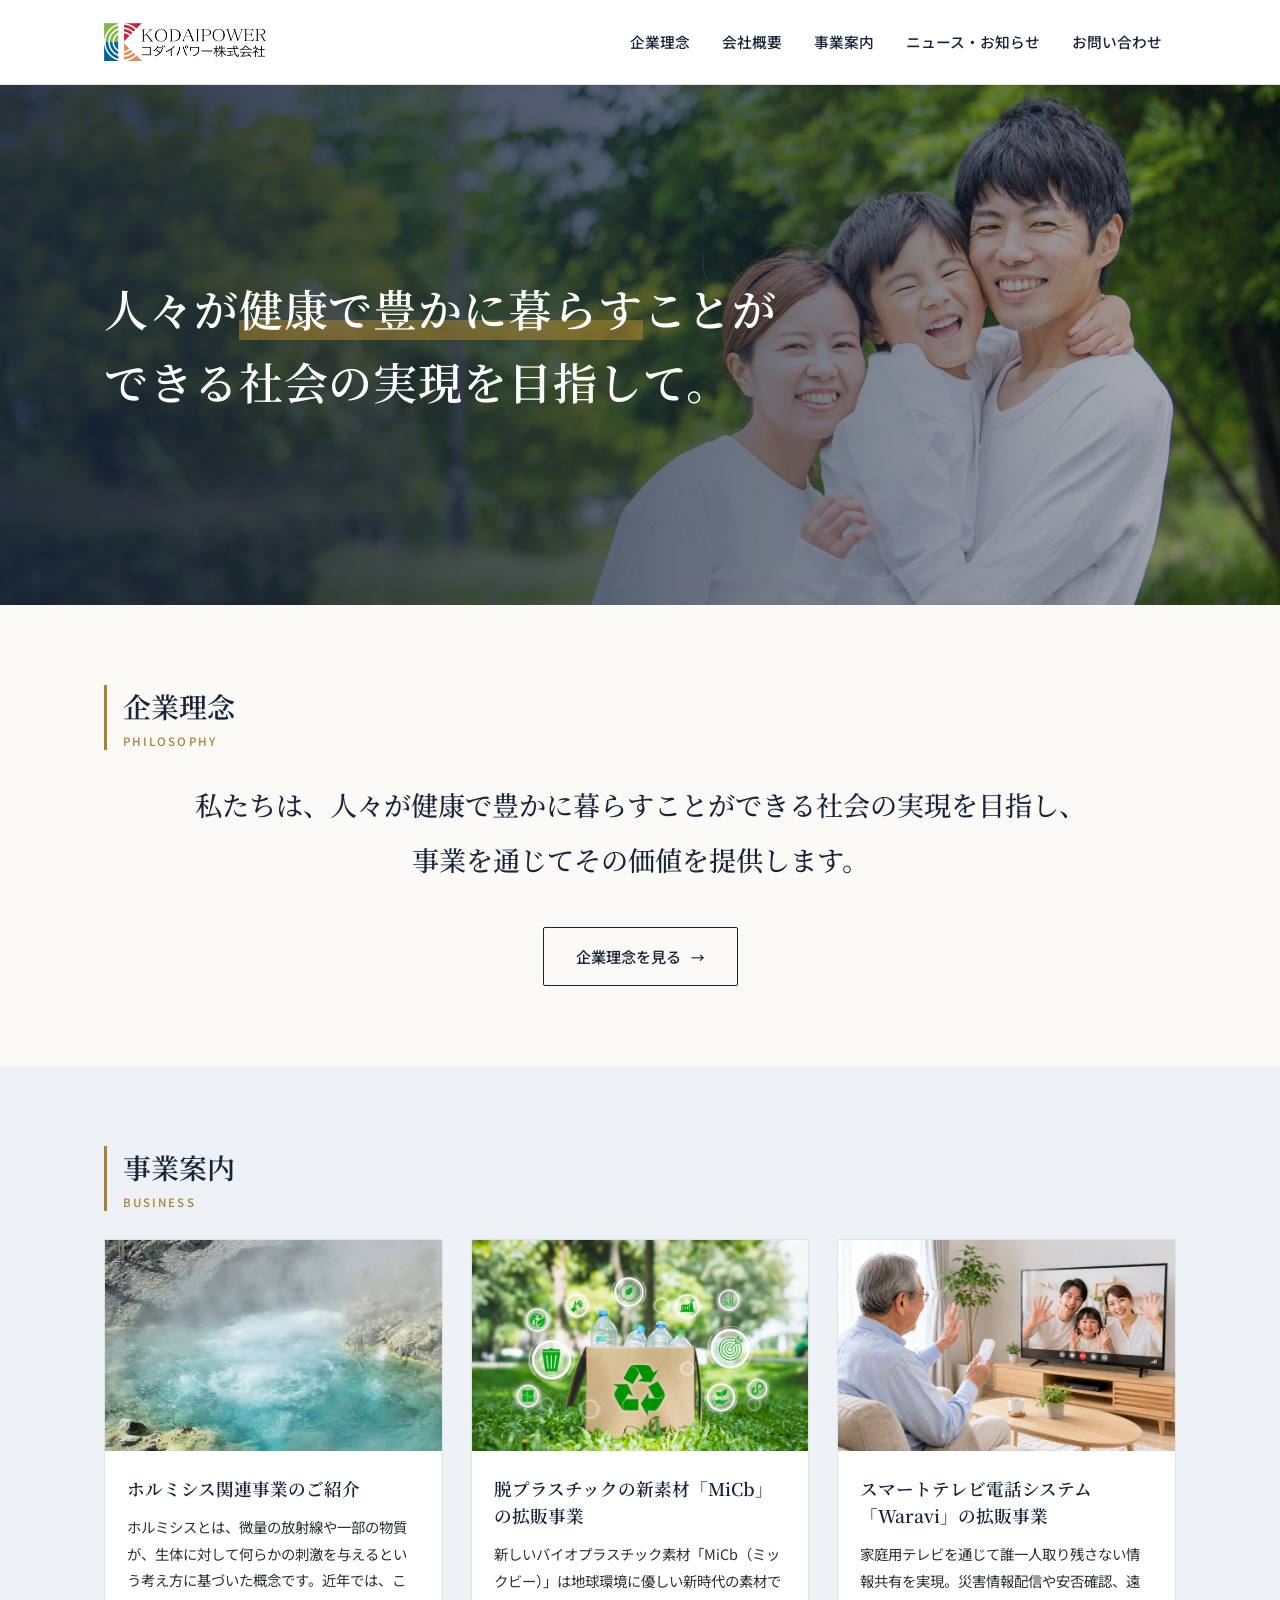
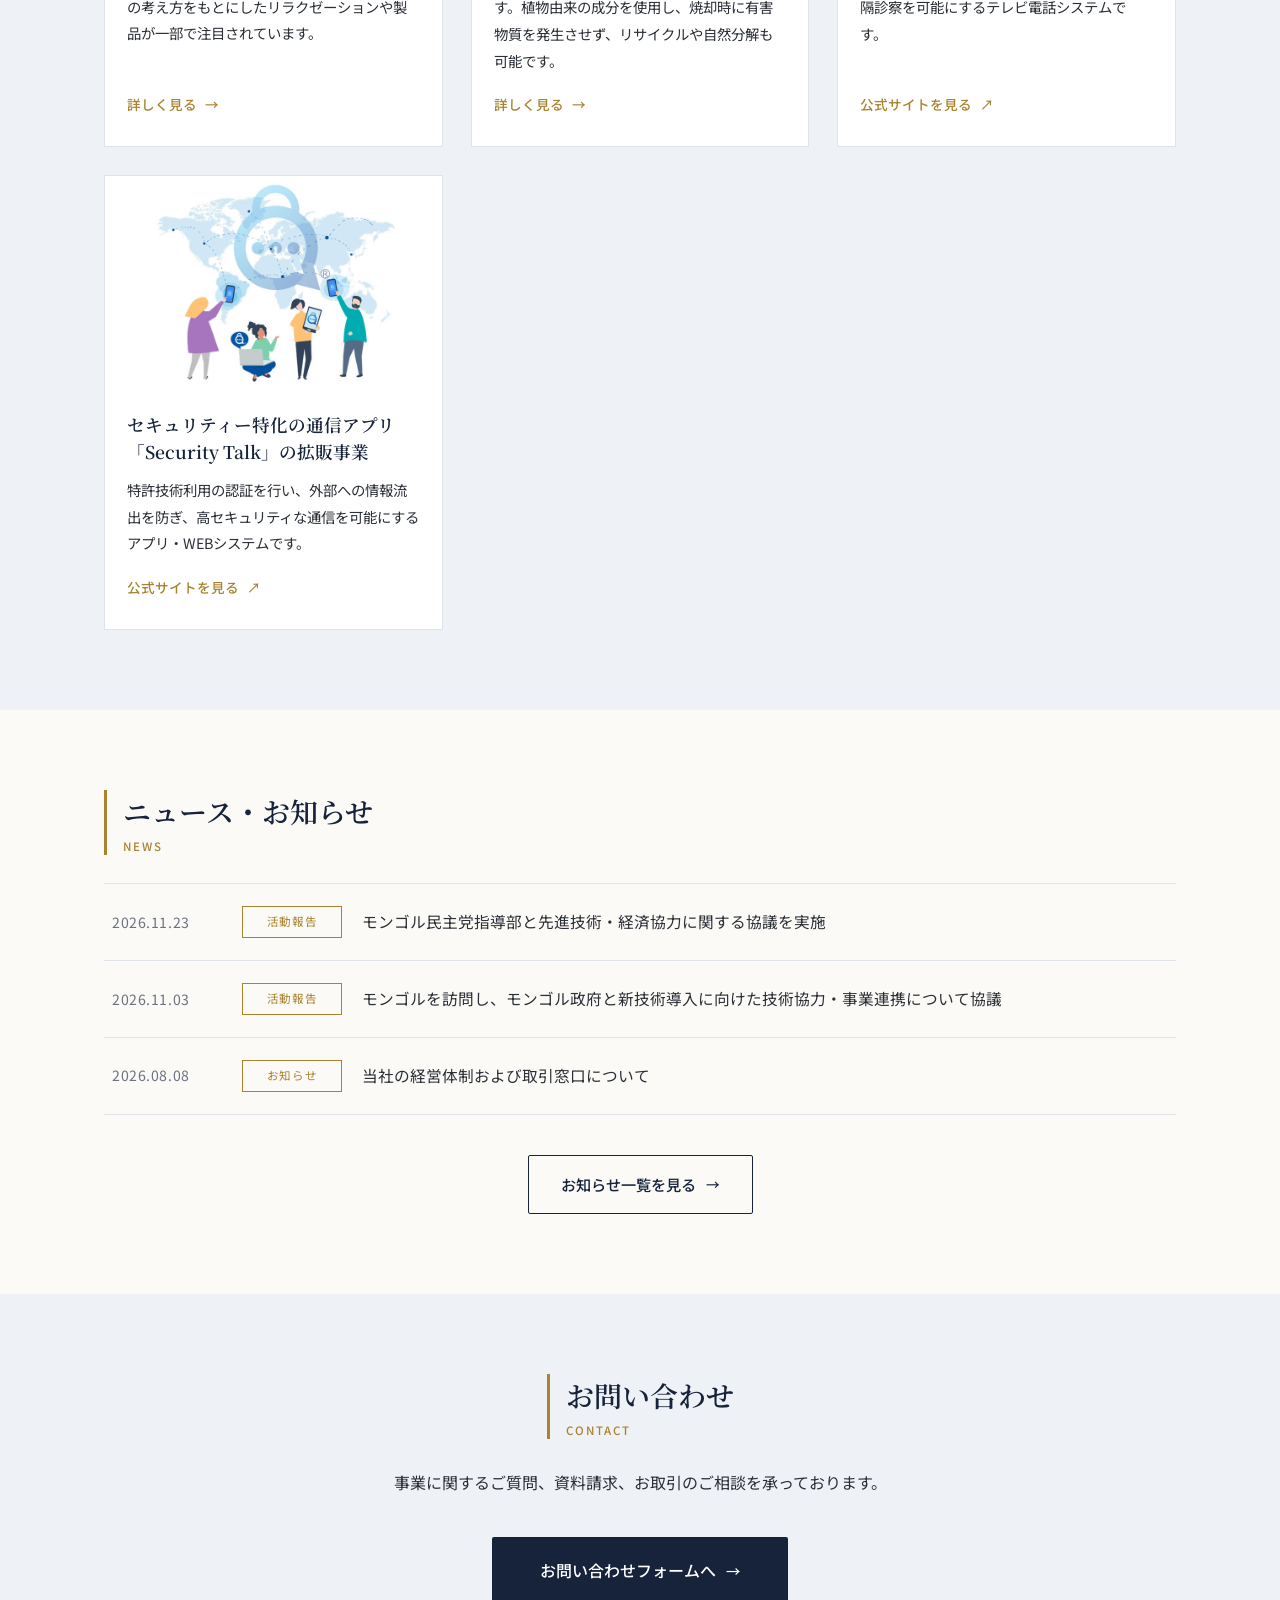
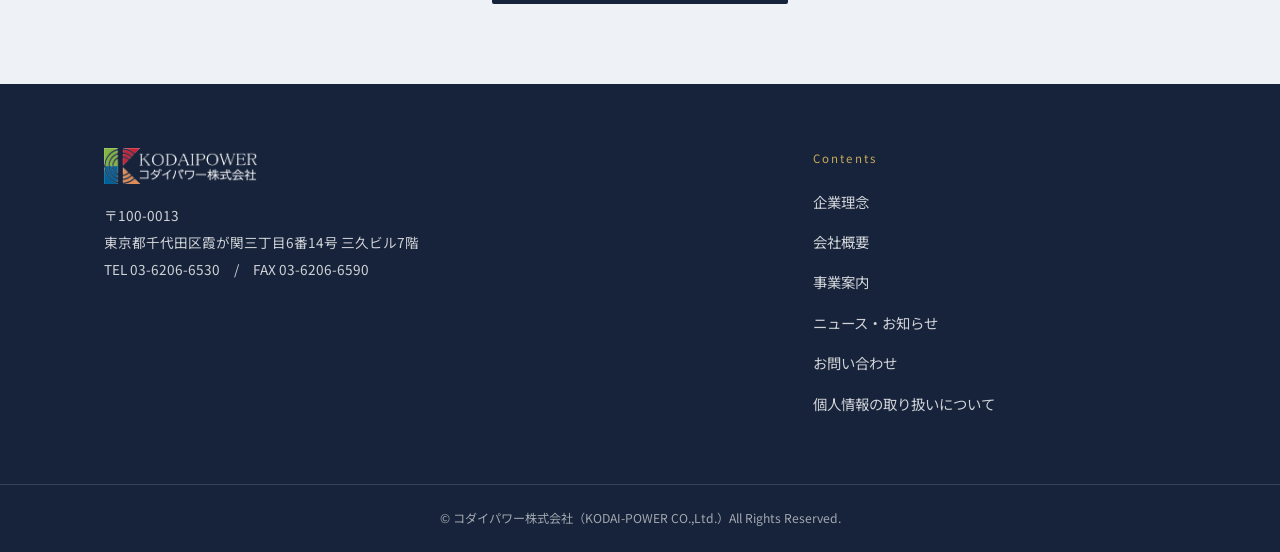
<file: index.html>
<!DOCTYPE html>
<html lang="ja">
<head>
<meta charset="UTF-8">
<meta name="robots" content="noindex, nofollow">
<meta name="viewport" content="width=device-width, initial-scale=1">
<title>コダイパワー株式会社｜健康で豊かに暮らせる社会の実現を目指して</title>
<meta name="description" content="コダイパワー株式会社は、健康で豊かに暮らすことができる社会の実現を目指し、ホルミシス関連事業、脱プラスチックの新素材「MiCb」などの事業を展開しています。">
<link rel="icon" type="image/png" href="./assets/img/favicon.png">
<link rel="preconnect" href="https://fonts.googleapis.com">
<link rel="preconnect" href="https://fonts.gstatic.com" crossorigin>
<link href="https://fonts.googleapis.com/css2?family=Noto+Sans+JP:wght@400;500;700&family=Noto+Serif+JP:wght@500;600&display=swap" rel="stylesheet">
<link rel="stylesheet" href="./assets/css/style.css">
<link rel="stylesheet" href="./assets/css/revision.css">
</head>
<body class="page-home">

<a class="skip" href="#main">コンテンツへスキップ</a>

<header class="header">
  <div class="header__inner">

    <p class="logo">
      <a href="./">
        <img src="./assets/img/logo.png" alt="コダイパワー株式会社" width="200" height="40">
      </a>
    </p>

    <button class="navbtn" type="button" aria-label="メニューを開く" aria-expanded="false" aria-controls="gnav">
      <span></span><span></span><span></span>
    </button>

    <nav class="gnav" id="gnav" aria-label="グローバルナビゲーション">
      <ul class="gnav__list">
        <li><a href="./philosophy/" class="">企業理念</a></li>
        <li><a href="./company-profile/" class="">会社概要</a></li>

        <li class="has-sub">
          <a href="./business-information/" class="">事業案内</a>
          <button class="subbtn" type="button" aria-label="事業案内のサブメニューを開く" aria-expanded="false"></button>
          <ul class="subnav">
            <li><a href="./hormesis-therapy/">ホルミシス療法</a></li>
            <li><a href="./micb/">脱プラスチックの新素材「MiCb」</a></li>
            <li><a href="https://www.waravi.info/" target="_blank" rel="noopener" class="is-external">WARAVI</a></li>
            <li><a href="https://securitytalk.jp/" target="_blank" rel="noopener" class="is-external">Securitytalk</a></li>
          </ul>
        </li>

        <li><a href="./news/" class="">ニュース・お知らせ</a></li>
        <li><a href="./inquiry/" class="">お問い合わせ</a></li>
      </ul>
    </nav>

  </div>
</header>

<main id="main">

<!-- ================= ヒーロー ================= -->
<section class="hero">
  <div class="hero__media" role="img" aria-label="健康で豊かに暮らす家族"></div>
  <div class="hero__inner inner">
    <h1 class="hero__catch">
      人々が<span class="mark">健康で豊かに暮らす</span>ことが<br>
      できる社会の実現を目指して。
    </h1>
  </div>
</section>

<!-- ================= 企業理念 ================= -->
<section class="section">
  <div class="inner">
    <h2 class="ttl">企業理念<span class="ttl__en">PHILOSOPHY</span></h2>
    <p class="philosophy-lead">
      私たちは、人々が健康で豊かに暮らすことができる社会の実現を目指し、<br>
      事業を通じてその価値を提供します。
    </p>
    <p class="btn-center"><a href="./philosophy/" class="btn btn--ghost">企業理念を見る</a></p>
  </div>
</section>

<!-- ================= 事業案内 ================= -->
<section class="section section--mist">
  <div class="inner">
    <h2 class="ttl">事業案内<span class="ttl__en">BUSINESS</span></h2>

    <div class="cards">

      <a href="./hormesis-therapy/" class="card">
        <div class="card__img"><img src="./assets/img/business-hormesis.jpg" alt="" loading="lazy"></div>
        <div class="card__body">
          <h3 class="card__ttl">ホルミシス関連事業のご紹介</h3>
          <p class="card__text">ホルミシスとは、微量の放射線や一部の物質が、生体に対して何らかの刺激を与えるという考え方に基づいた概念です。近年では、この考え方をもとにしたリラクゼーションや製品が一部で注目されています。</p>
          <span class="card__more">詳しく見る</span>
        </div>
      </a>

      <a href="./micb/" class="card">
        <div class="card__img"><img src="./assets/img/business-micb.jpg" alt="" loading="lazy"></div>
        <div class="card__body">
          <h3 class="card__ttl">脱プラスチックの新素材「MiCb」の拡販事業</h3>
          <p class="card__text">新しいバイオプラスチック素材「MiCb（ミックビー）」は地球環境に優しい新時代の素材です。植物由来の成分を使用し、焼却時に有害物質を発生させず、リサイクルや自然分解も可能です。</p>
          <span class="card__more">詳しく見る</span>
        </div>
      </a>

      <a href="https://www.waravi.info/" class="card is-external" target="_blank" rel="noopener">
        <div class="card__img"><img src="./assets/img/business-waravi.jpg" alt="" loading="lazy"></div>
        <div class="card__body">
          <h3 class="card__ttl">スマートテレビ電話システム「Waravi」の拡販事業</h3>
          <p class="card__text">家庭用テレビを通じて誰一人取り残さない情報共有を実現。災害情報配信や安否確認、遠隔診察を可能にするテレビ電話システムです。</p>
          <span class="card__more">公式サイトを見る</span>
        </div>
      </a>

      <a href="https://securitytalk.jp/" class="card is-external" target="_blank" rel="noopener">
        <div class="card__img"><img src="./assets/img/business-securitytalk.jpg" alt="" loading="lazy"></div>
        <div class="card__body">
          <h3 class="card__ttl">セキュリティー特化の通信アプリ「Security Talk」の拡販事業</h3>
          <p class="card__text">特許技術利用の認証を行い、外部への情報流出を防ぎ、高セキュリティな通信を可能にするアプリ・WEBシステムです。</p>
          <span class="card__more">公式サイトを見る</span>
        </div>
      </a>

    </div>
  </div>
</section>

<!-- ================= 新着情報 ================= -->
<section class="section">
  <div class="inner">
    <h2 class="ttl">ニュース・お知らせ<span class="ttl__en">NEWS</span></h2>

    <ul class="newslist">
              <li>
                      <a href="./2026-11-23-news/">
              <span class="newslist__date"><time datetime="2026-11-23">2026.11.23</time></span>              <span class="newslist__cat">活動報告</span>
              <span class="newslist__ttl">モンゴル民主党指導部と先進技術・経済協力に関する協議を実施</span>
            </a>
                  </li>
              <li>
                      <a href="./mongolia-visit-report/">
              <span class="newslist__date"><time datetime="2026-11-03">2026.11.03</time></span>              <span class="newslist__cat">活動報告</span>
              <span class="newslist__ttl">モンゴルを訪問し、モンゴル政府と新技術導入に向けた技術協力・事業連携について協議</span>
            </a>
                  </li>
              <li>
                      <a href="./2026-01-20-news/">
              <span class="newslist__date"><time datetime="2026-08-08">2026.08.08</time></span>              <span class="newslist__cat">お知らせ</span>
              <span class="newslist__ttl">当社の経営体制および取引窓口について</span>
            </a>
                  </li>
          </ul>

    <p class="btn-center"><a href="./news/" class="btn btn--ghost">お知らせ一覧を見る</a></p>
  </div>
</section>

<!-- ================= お問い合わせ ================= -->
<section class="section section--mist">
  <div class="inner" style="text-align:center;">
    <h2 class="ttl" style="display:inline-block;text-align:left;">お問い合わせ<span class="ttl__en">CONTACT</span></h2>
    <p>事業に関するご質問、資料請求、お取引のご相談を承っております。</p>
    <p class="btn-center"><a href="./inquiry/" class="btn btn--lg">お問い合わせフォームへ</a></p>
  </div>
</section>

</main>

<footer class="footer">
  <div class="footer__inner">

    <div class="footer__brand">
      <img src="./assets/img/logo-white.png" alt="コダイパワー株式会社" width="200" height="40">
      <p class="footer__addr">
        〒100-0013<br>
        東京都千代田区霞が関三丁目6番14号 三久ビル7階<br>
        TEL 03-6206-6530　/　FAX 03-6206-6590      </p>
    </div>

    <nav class="footer__nav" aria-label="フッターナビゲーション">
      <p class="footer__navttl">Contents</p>
      <ul>
        <li><a href="./philosophy/">企業理念</a></li>
        <li><a href="./company-profile/">会社概要</a></li>
        <li><a href="./business-information/">事業案内</a></li>
        <li><a href="./news/">ニュース・お知らせ</a></li>
        <li><a href="./inquiry/">お問い合わせ</a></li>
        <li><a href="./privacy/">個人情報の取り扱いについて</a></li>
      </ul>
    </nav>

  </div>

  <p class="copyright">
    © コダイパワー株式会社（KODAI-POWER CO.,Ltd.）All Rights Reserved.
  </p>
</footer>

<script src="./assets/js/main.js" defer></script>
</body>
</html>
</file>
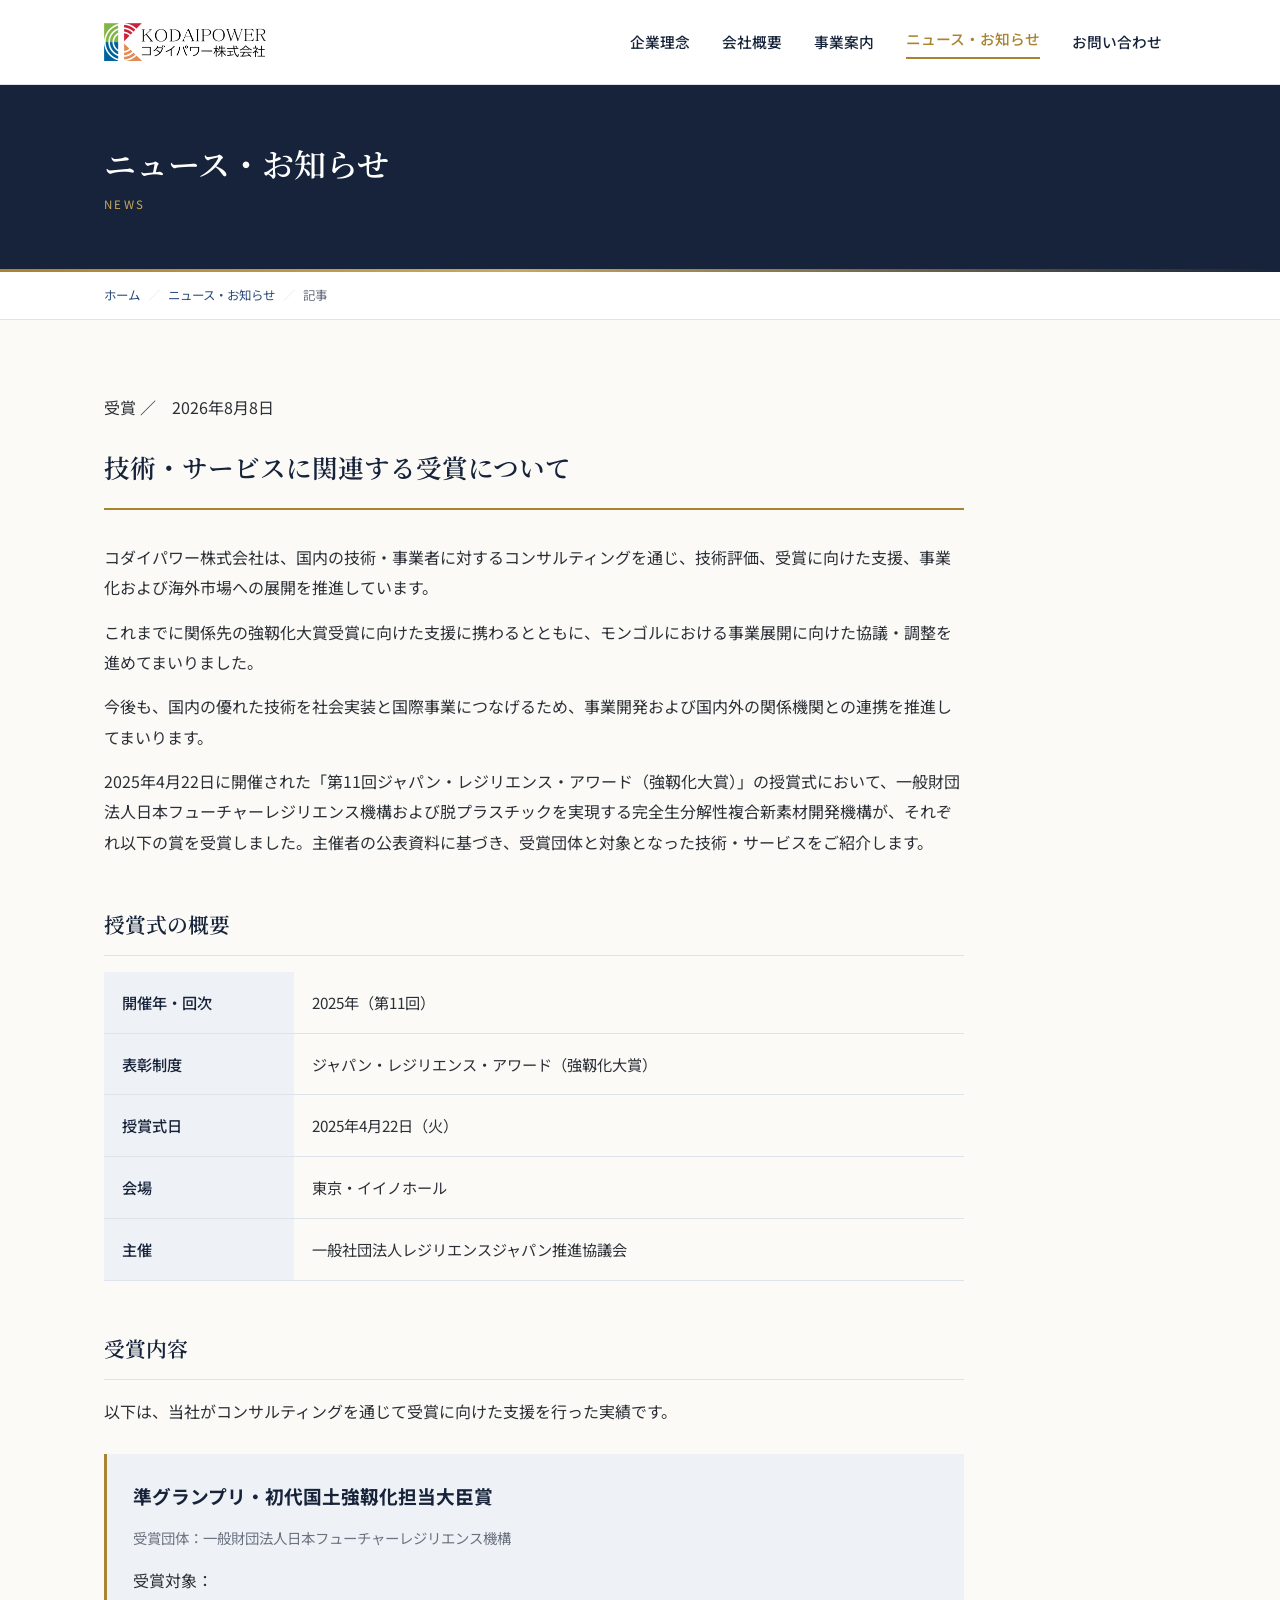
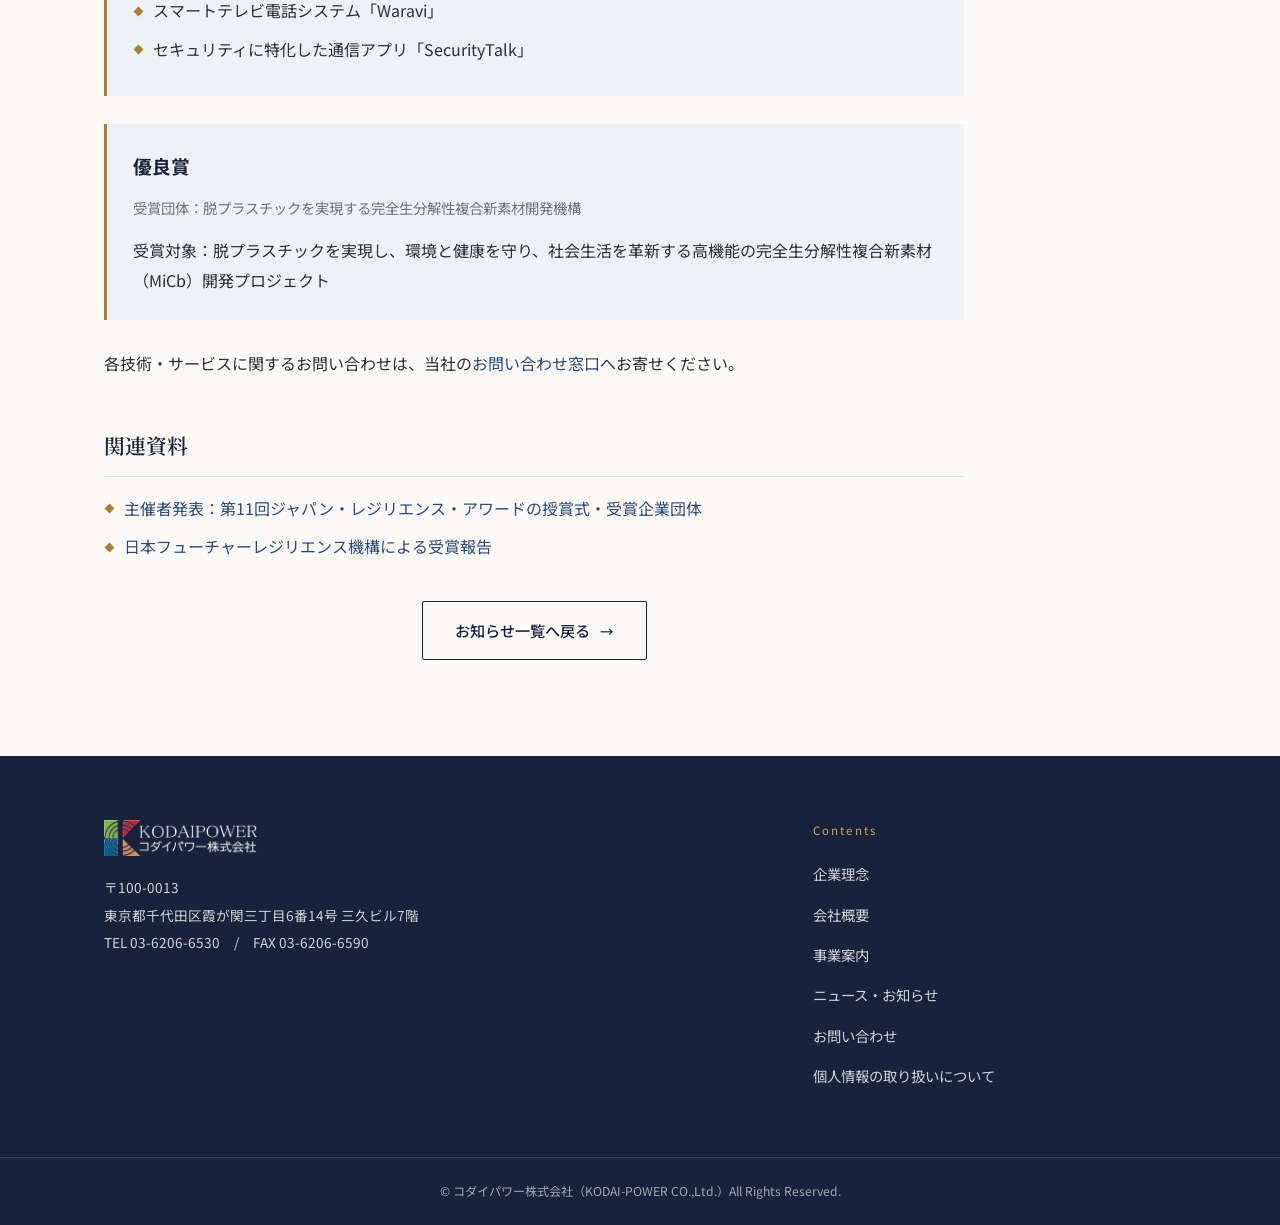
<file: 2025-05-12-news/index.html>
<!DOCTYPE html>
<html lang="ja">
<head>
<meta charset="UTF-8">
<meta name="robots" content="noindex, nofollow">
<meta name="viewport" content="width=device-width, initial-scale=1">
<title>技術・サービスに関連する受賞について｜コダイパワー株式会社</title>
<meta name="description" content="第11回ジャパン・レジリエンス・アワード2025の授賞式日、賞名、受賞団体と対象技術・サービスをご紹介します。">
<link rel="icon" type="image/png" href="../assets/img/favicon.png">
<link rel="preconnect" href="https://fonts.googleapis.com">
<link rel="preconnect" href="https://fonts.gstatic.com" crossorigin>
<link href="https://fonts.googleapis.com/css2?family=Noto+Sans+JP:wght@400;500;700&family=Noto+Serif+JP:wght@500;600&display=swap" rel="stylesheet">
<link rel="stylesheet" href="../assets/css/style.css">
<link rel="stylesheet" href="../assets/css/revision.css">
</head>
<body class="page-news">

<a class="skip" href="#main">コンテンツへスキップ</a>

<header class="header">
  <div class="header__inner">

    <p class="logo">
      <a href="../">
        <img src="../assets/img/logo.png" alt="コダイパワー株式会社" width="200" height="40">
      </a>
    </p>

    <button class="navbtn" type="button" aria-label="メニューを開く" aria-expanded="false" aria-controls="gnav">
      <span></span><span></span><span></span>
    </button>

    <nav class="gnav" id="gnav" aria-label="グローバルナビゲーション">
      <ul class="gnav__list">
        <li><a href="../philosophy/" class="">企業理念</a></li>
        <li><a href="../company-profile/" class="">会社概要</a></li>

        <li class="has-sub">
          <a href="../business-information/" class="">事業案内</a>
          <button class="subbtn" type="button" aria-label="事業案内のサブメニューを開く" aria-expanded="false"></button>
          <ul class="subnav">
            <li><a href="../hormesis-therapy/">ホルミシス療法</a></li>
            <li><a href="../micb/">脱プラスチックの新素材「MiCb」</a></li>
            <li><a href="https://www.waravi.info/" target="_blank" rel="noopener" class="is-external">WARAVI</a></li>
            <li><a href="https://securitytalk.jp/" target="_blank" rel="noopener" class="is-external">Securitytalk</a></li>
          </ul>
        </li>

        <li><a href="../news/" class=" is-current">ニュース・お知らせ</a></li>
        <li><a href="../inquiry/" class="">お問い合わせ</a></li>
      </ul>
    </nav>

  </div>
</header>

<main id="main">
<div class="pagehead">
  <div class="inner">
    <h1 class="pagehead__title">ニュース・お知らせ</h1>
    <p class="pagehead__en">NEWS</p>  </div>
</div>
<nav class="breadcrumb" aria-label="現在地"><div class="inner"><ol><li><a href="../">ホーム</a></li><li><a href="../news/">ニュース・お知らせ</a></li><li>記事</li></ol></div></nav>
<div class="article"><div class="inner"><div class="article__body">
<p class="article__meta">受賞 ／ <time datetime="2026-08-08">2026年8月8日</time></p><h1 class="article__ttl">技術・サービスに関連する受賞について</h1>
<p>コダイパワー株式会社は、国内の技術・事業者に対するコンサルティングを通じ、技術評価、受賞に向けた支援、事業化および海外市場への展開を推進しています。</p>
<p>これまでに関係先の強靱化大賞受賞に向けた支援に携わるとともに、モンゴルにおける事業展開に向けた協議・調整を進めてまいりました。</p>
<p>今後も、国内の優れた技術を社会実装と国際事業につなげるため、事業開発および国内外の関係機関との連携を推進してまいります。</p>
<p>2025年4月22日に開催された「第11回ジャパン・レジリエンス・アワード（強靱化大賞）」の授賞式において、一般財団法人日本フューチャーレジリエンス機構および脱プラスチックを実現する完全生分解性複合新素材開発機構が、それぞれ以下の賞を受賞しました。主催者の公表資料に基づき、受賞団体と対象となった技術・サービスをご紹介します。</p>
<h2 class="ttl2">授賞式の概要</h2>
<table class="table"><tbody>
<tr><th>開催年・回次</th><td>2025年（第11回）</td></tr>
<tr><th>表彰制度</th><td>ジャパン・レジリエンス・アワード（強靱化大賞）</td></tr>
<tr><th>授賞式日</th><td><time datetime="2025-04-22">2025年4月22日（火）</time></td></tr>
<tr><th>会場</th><td>東京・イイノホール</td></tr>
<tr><th>主催</th><td>一般社団法人レジリエンスジャパン推進協議会</td></tr>
</tbody></table>
<h2 class="ttl2">受賞内容</h2>
<p>以下は、当社がコンサルティングを通じて受賞に向けた支援を行った実績です。</p>
<div class="award"><h3 class="award__ttl">準グランプリ・初代国土強靱化担当大臣賞</h3>
<p class="award__org">受賞団体：一般財団法人日本フューチャーレジリエンス機構</p>
<p>受賞対象：</p><ul class="list"><li>スマートテレビ電話システム「Waravi」</li><li>セキュリティに特化した通信アプリ「SecurityTalk」</li></ul></div>
<div class="award"><h3 class="award__ttl">優良賞</h3>
<p class="award__org">受賞団体：脱プラスチックを実現する完全生分解性複合新素材開発機構</p>
<p>受賞対象：脱プラスチックを実現し、環境と健康を守り、社会生活を革新する高機能の完全生分解性複合新素材（MiCb）開発プロジェクト</p></div>
<p>各技術・サービスに関するお問い合わせは、当社の<a href="../inquiry/">お問い合わせ窓口</a>へお寄せください。</p>
<h2 class="ttl2">関連資料</h2>
<ul class="list"><li><a href="https://kyodonewsprwire.jp/release/202504237833" target="_blank" rel="noopener">主催者発表：第11回ジャパン・レジリエンス・アワードの授賞式・受賞企業団体</a></li><li><a href="https://jfrs.jp/20250425-2/" target="_blank" rel="noopener">日本フューチャーレジリエンス機構による受賞報告</a></li></ul>
<p class="btn-center"><a href="../news/" class="btn btn--ghost">お知らせ一覧へ戻る</a></p></div></div></div>
</main>

<footer class="footer">
  <div class="footer__inner">

    <div class="footer__brand">
      <img src="../assets/img/logo-white.png" alt="コダイパワー株式会社" width="200" height="40">
      <p class="footer__addr">
        〒100-0013<br>
        東京都千代田区霞が関三丁目6番14号 三久ビル7階<br>
        TEL 03-6206-6530　/　FAX 03-6206-6590      </p>
    </div>

    <nav class="footer__nav" aria-label="フッターナビゲーション">
      <p class="footer__navttl">Contents</p>
      <ul>
        <li><a href="../philosophy/">企業理念</a></li>
        <li><a href="../company-profile/">会社概要</a></li>
        <li><a href="../business-information/">事業案内</a></li>
        <li><a href="../news/">ニュース・お知らせ</a></li>
        <li><a href="../inquiry/">お問い合わせ</a></li>
        <li><a href="../privacy/">個人情報の取り扱いについて</a></li>
      </ul>
    </nav>

  </div>

  <p class="copyright">
    © コダイパワー株式会社（KODAI-POWER CO.,Ltd.）All Rights Reserved.
  </p>
</footer>

<script src="../assets/js/main.js" defer></script>
</body>
</html>
</file>
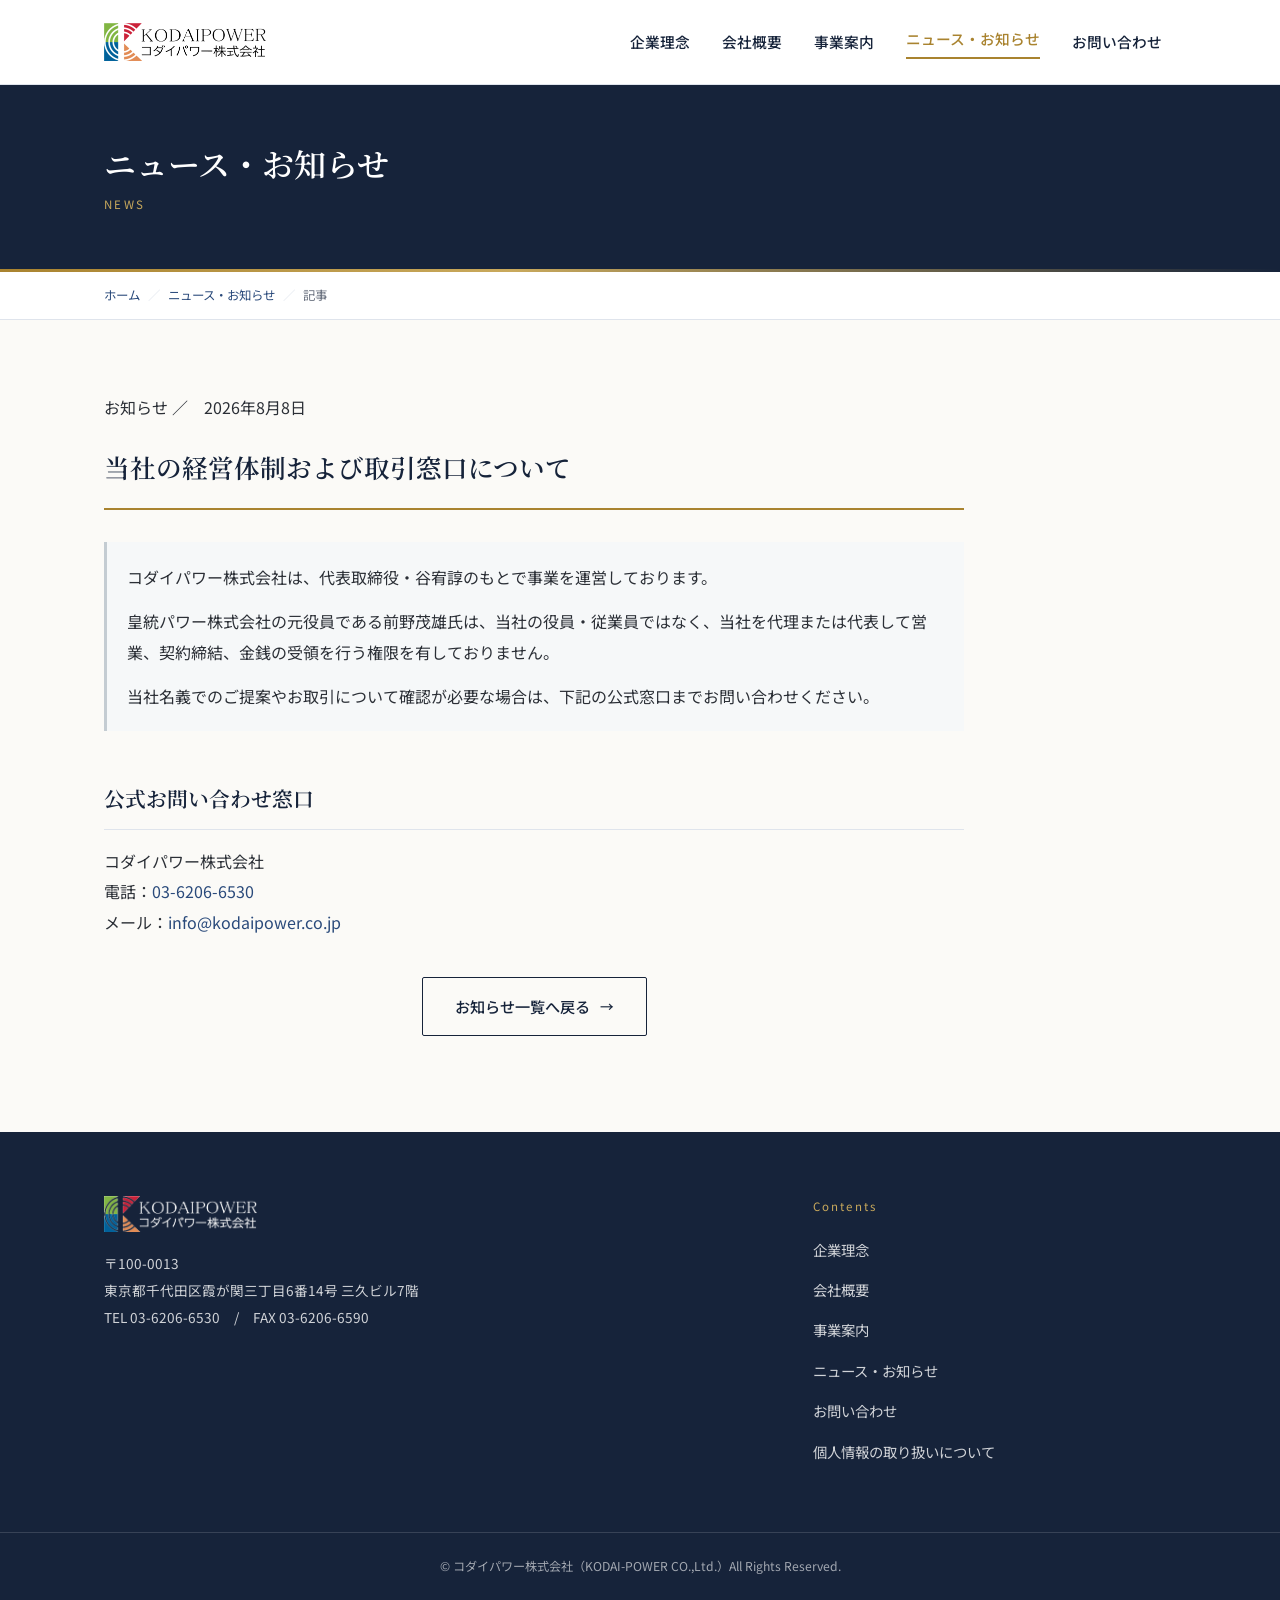
<file: 2026-01-20-news/index.html>
<!DOCTYPE html>
<html lang="ja">
<head>
<meta charset="UTF-8">
<meta name="robots" content="noindex, nofollow">
<meta name="viewport" content="width=device-width, initial-scale=1">
<title>当社の経営体制および取引窓口について｜コダイパワー株式会社</title>
<meta name="description" content="経営体制と公式取引窓口に関するお知らせです。">
<link rel="icon" type="image/png" href="../assets/img/favicon.png">
<link rel="preconnect" href="https://fonts.googleapis.com">
<link rel="preconnect" href="https://fonts.gstatic.com" crossorigin>
<link href="https://fonts.googleapis.com/css2?family=Noto+Sans+JP:wght@400;500;700&family=Noto+Serif+JP:wght@500;600&display=swap" rel="stylesheet">
<link rel="stylesheet" href="../assets/css/style.css">
<link rel="stylesheet" href="../assets/css/revision.css">
</head>
<body class="page-news">

<a class="skip" href="#main">コンテンツへスキップ</a>

<header class="header">
  <div class="header__inner">

    <p class="logo">
      <a href="../">
        <img src="../assets/img/logo.png" alt="コダイパワー株式会社" width="200" height="40">
      </a>
    </p>

    <button class="navbtn" type="button" aria-label="メニューを開く" aria-expanded="false" aria-controls="gnav">
      <span></span><span></span><span></span>
    </button>

    <nav class="gnav" id="gnav" aria-label="グローバルナビゲーション">
      <ul class="gnav__list">
        <li><a href="../philosophy/" class="">企業理念</a></li>
        <li><a href="../company-profile/" class="">会社概要</a></li>

        <li class="has-sub">
          <a href="../business-information/" class="">事業案内</a>
          <button class="subbtn" type="button" aria-label="事業案内のサブメニューを開く" aria-expanded="false"></button>
          <ul class="subnav">
            <li><a href="../hormesis-therapy/">ホルミシス療法</a></li>
            <li><a href="../micb/">脱プラスチックの新素材「MiCb」</a></li>
            <li><a href="https://www.waravi.info/" target="_blank" rel="noopener" class="is-external">WARAVI</a></li>
            <li><a href="https://securitytalk.jp/" target="_blank" rel="noopener" class="is-external">Securitytalk</a></li>
          </ul>
        </li>

        <li><a href="../news/" class=" is-current">ニュース・お知らせ</a></li>
        <li><a href="../inquiry/" class="">お問い合わせ</a></li>
      </ul>
    </nav>

  </div>
</header>

<main id="main">
<div class="pagehead">
  <div class="inner">
    <h1 class="pagehead__title">ニュース・お知らせ</h1>
    <p class="pagehead__en">NEWS</p>  </div>
</div>
<nav class="breadcrumb" aria-label="現在地"><div class="inner"><ol><li><a href="../">ホーム</a></li><li><a href="../news/">ニュース・お知らせ</a></li><li>記事</li></ol></div></nav>
<div class="article"><div class="inner"><div class="article__body">
<p class="article__meta">お知らせ ／ <time datetime="2026-08-08">2026年8月8日</time></p><h1 class="article__ttl">当社の経営体制および取引窓口について</h1><div class="draft-quote"><p>コダイパワー株式会社は、代表取締役・谷宥諄のもとで事業を運営しております。</p><p>皇統パワー株式会社の元役員である前野茂雄氏は、当社の役員・従業員ではなく、当社を代理または代表して営業、契約締結、金銭の受領を行う権限を有しておりません。</p><p>当社名義でのご提案やお取引について確認が必要な場合は、下記の公式窓口までお問い合わせください。</p></div><h2 class="ttl2">公式お問い合わせ窓口</h2><p>コダイパワー株式会社<br>電話：<a href="tel:0362066530">03-6206-6530</a><br>メール：<a href="mailto:info@kodaipower.co.jp">info@kodaipower.co.jp</a></p><p class="btn-center"><a href="../news/" class="btn btn--ghost">お知らせ一覧へ戻る</a></p></div></div></div>
</main>

<footer class="footer">
  <div class="footer__inner">

    <div class="footer__brand">
      <img src="../assets/img/logo-white.png" alt="コダイパワー株式会社" width="200" height="40">
      <p class="footer__addr">
        〒100-0013<br>
        東京都千代田区霞が関三丁目6番14号 三久ビル7階<br>
        TEL 03-6206-6530　/　FAX 03-6206-6590      </p>
    </div>

    <nav class="footer__nav" aria-label="フッターナビゲーション">
      <p class="footer__navttl">Contents</p>
      <ul>
        <li><a href="../philosophy/">企業理念</a></li>
        <li><a href="../company-profile/">会社概要</a></li>
        <li><a href="../business-information/">事業案内</a></li>
        <li><a href="../news/">ニュース・お知らせ</a></li>
        <li><a href="../inquiry/">お問い合わせ</a></li>
        <li><a href="../privacy/">個人情報の取り扱いについて</a></li>
      </ul>
    </nav>

  </div>

  <p class="copyright">
    © コダイパワー株式会社（KODAI-POWER CO.,Ltd.）All Rights Reserved.
  </p>
</footer>

<script src="../assets/js/main.js" defer></script>
</body>
</html>
</file>
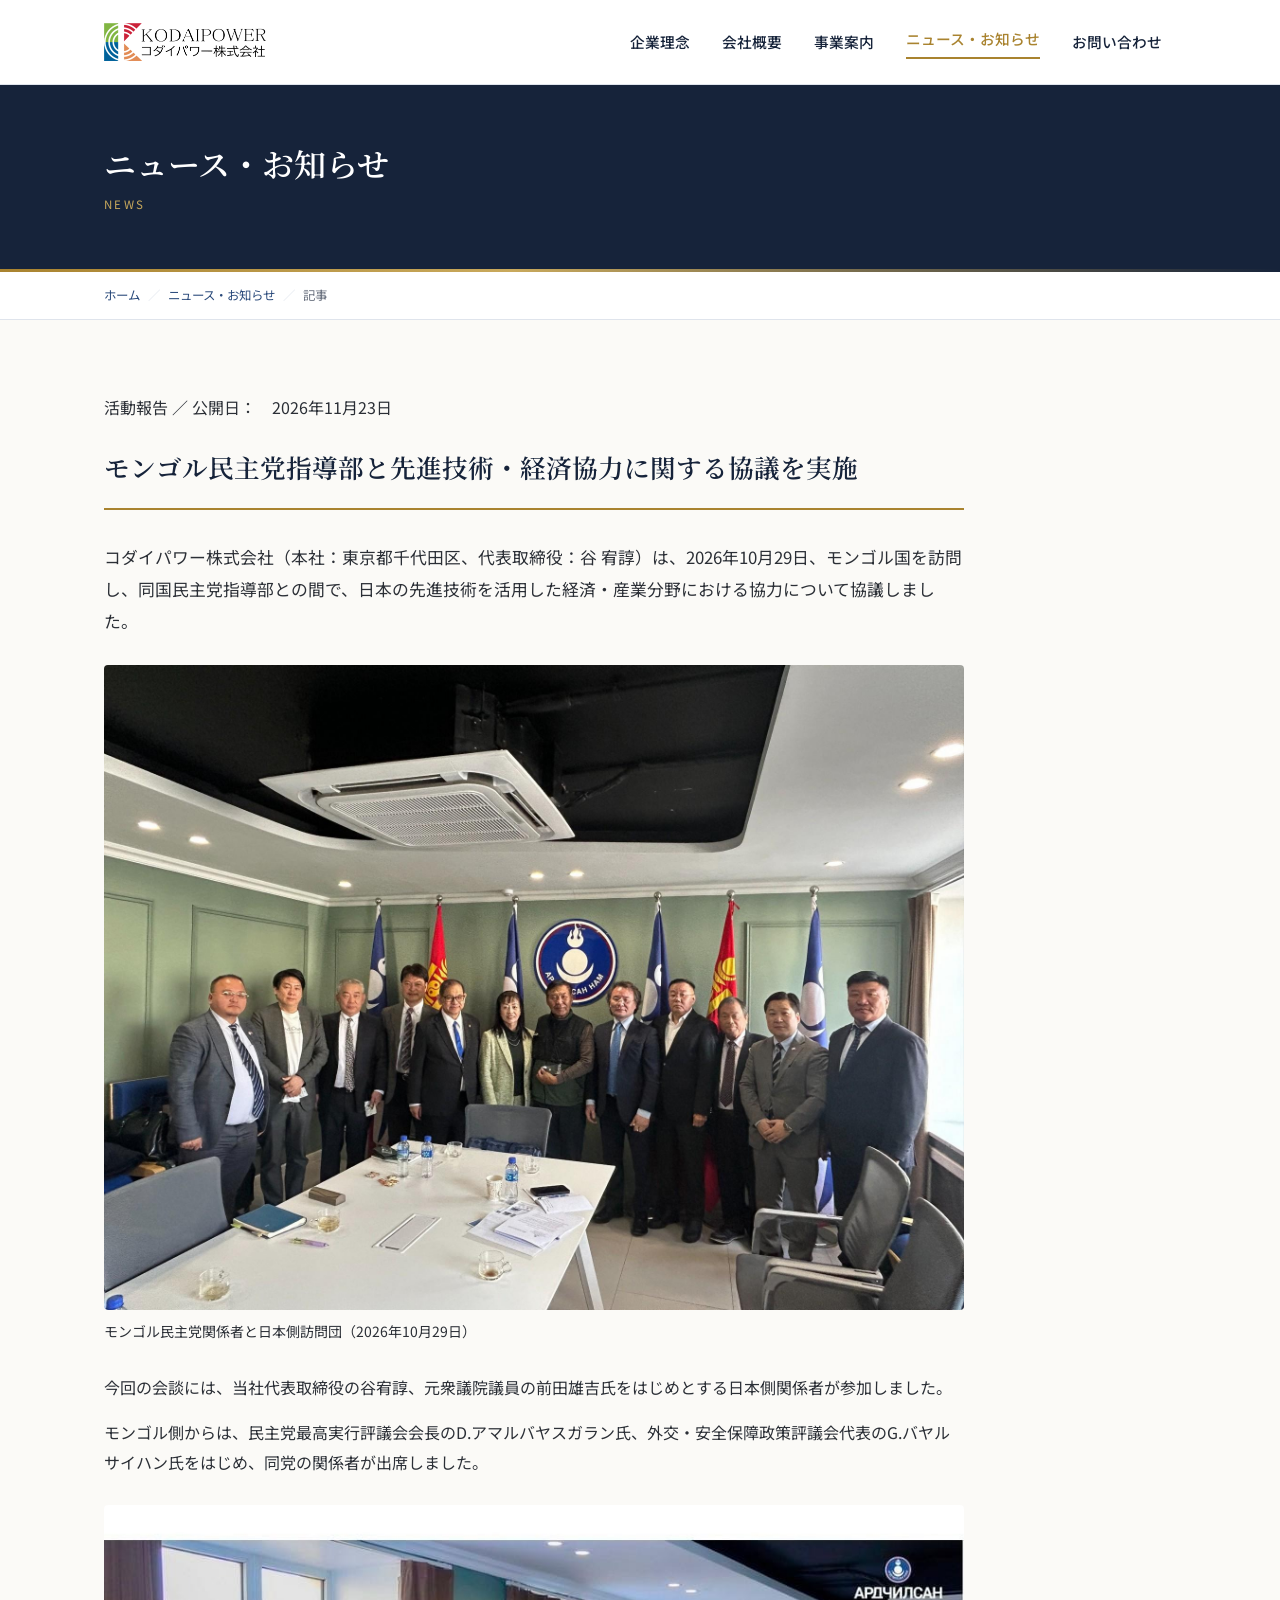
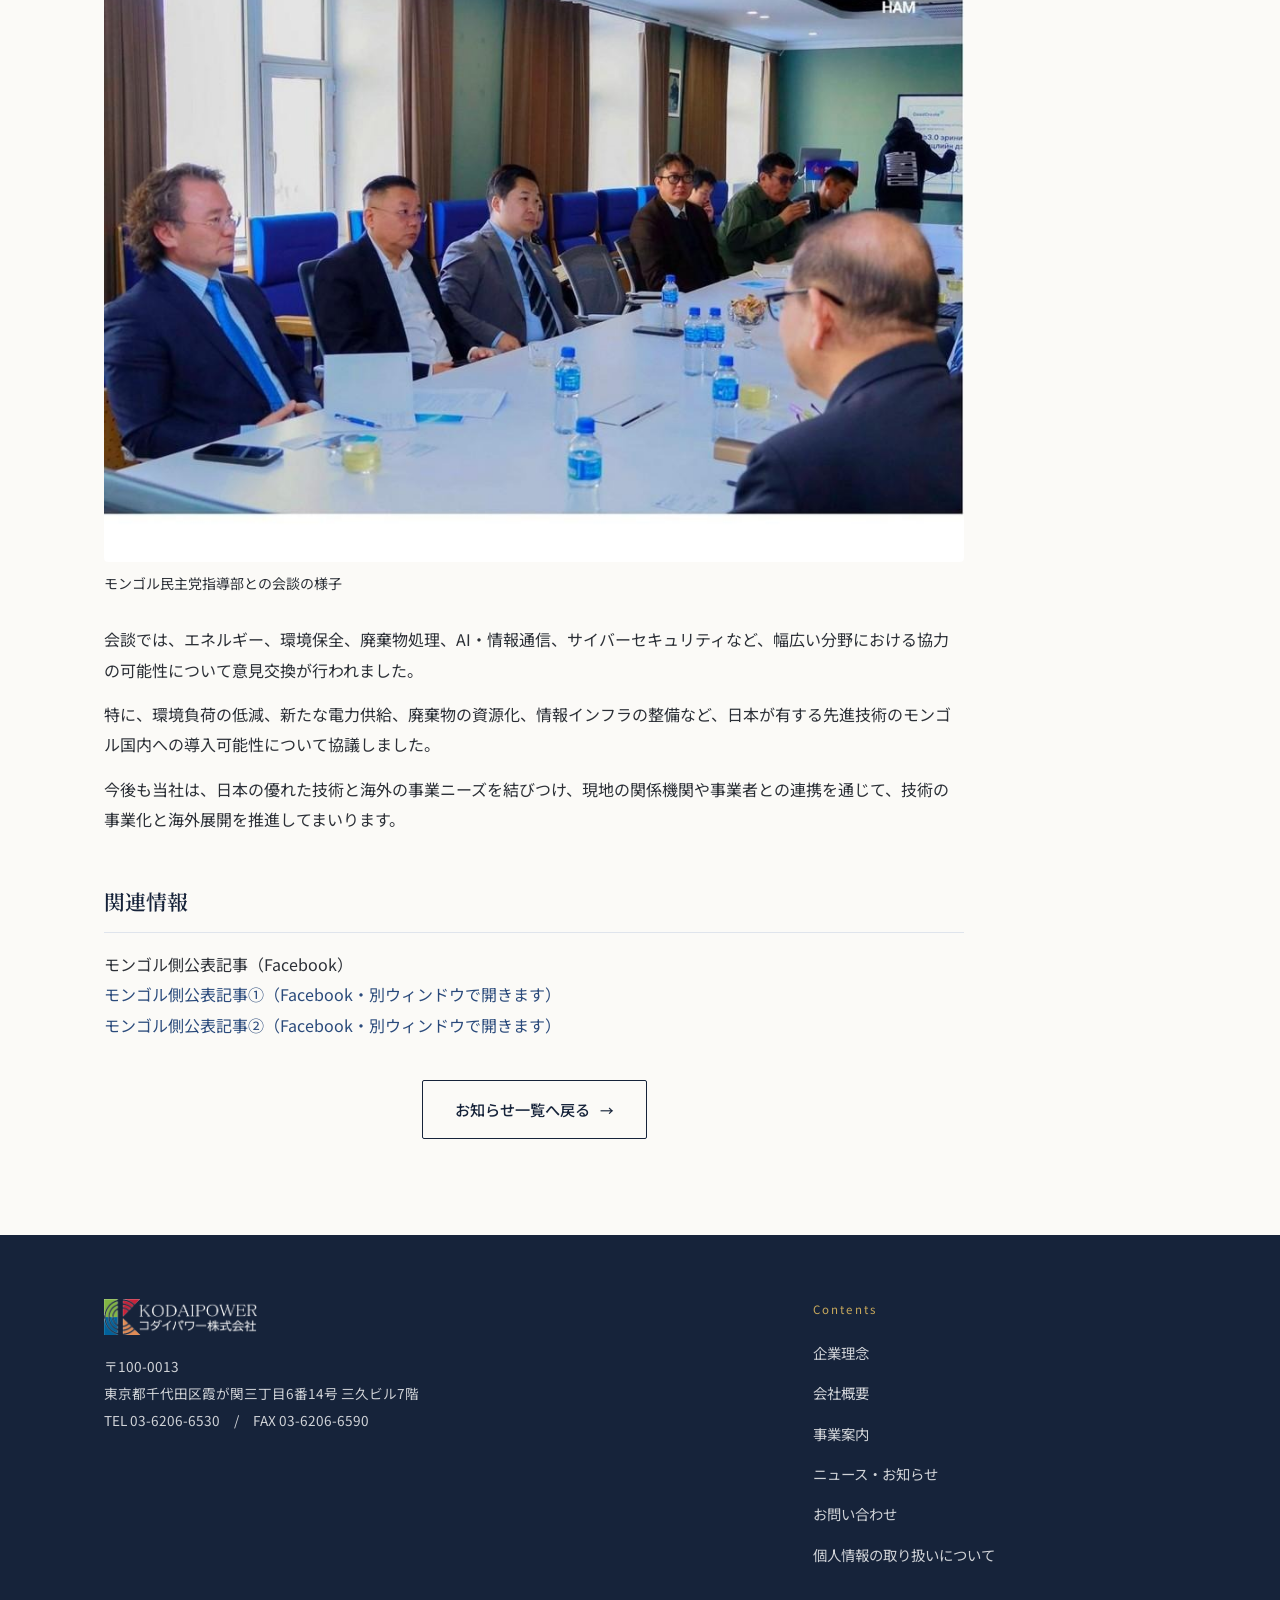
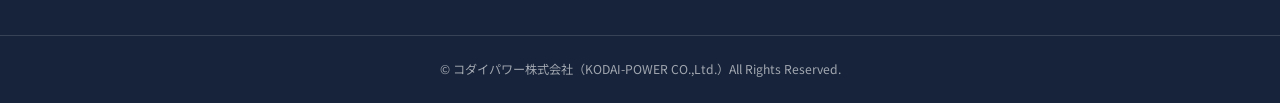
<file: 2026-11-23-news/index.html>
<!DOCTYPE html>
<html lang="ja">
<head>
<meta charset="UTF-8">
<meta name="robots" content="noindex, nofollow">
<meta name="viewport" content="width=device-width, initial-scale=1">
<title>モンゴル民主党指導部と先進技術・経済協力に関する協議を実施｜コダイパワー株式会社</title>
<meta name="description" content="2026年10月29日に実施した、モンゴル民主党指導部との先進技術・経済協力に関する協議についてお知らせします。">
<link rel="icon" type="image/png" href="../assets/img/favicon.png">
<link rel="preconnect" href="https://fonts.googleapis.com">
<link rel="preconnect" href="https://fonts.gstatic.com" crossorigin>
<link href="https://fonts.googleapis.com/css2?family=Noto+Sans+JP:wght@400;500;700&family=Noto+Serif+JP:wght@500;600&display=swap" rel="stylesheet">
<link rel="stylesheet" href="../assets/css/style.css">
<link rel="stylesheet" href="../assets/css/revision.css">
</head>
<body class="page-news">

<a class="skip" href="#main">コンテンツへスキップ</a>

<header class="header">
  <div class="header__inner">

    <p class="logo">
      <a href="../">
        <img src="../assets/img/logo.png" alt="コダイパワー株式会社" width="200" height="40">
      </a>
    </p>

    <button class="navbtn" type="button" aria-label="メニューを開く" aria-expanded="false" aria-controls="gnav">
      <span></span><span></span><span></span>
    </button>

    <nav class="gnav" id="gnav" aria-label="グローバルナビゲーション">
      <ul class="gnav__list">
        <li><a href="../philosophy/" class="">企業理念</a></li>
        <li><a href="../company-profile/" class="">会社概要</a></li>

        <li class="has-sub">
          <a href="../business-information/" class="">事業案内</a>
          <button class="subbtn" type="button" aria-label="事業案内のサブメニューを開く" aria-expanded="false"></button>
          <ul class="subnav">
            <li><a href="../hormesis-therapy/">ホルミシス療法</a></li>
            <li><a href="../micb/">脱プラスチックの新素材「MiCb」</a></li>
            <li><a href="https://www.waravi.info/" target="_blank" rel="noopener" class="is-external">WARAVI</a></li>
            <li><a href="https://securitytalk.jp/" target="_blank" rel="noopener" class="is-external">Securitytalk</a></li>
          </ul>
        </li>

        <li><a href="../news/" class=" is-current">ニュース・お知らせ</a></li>
        <li><a href="../inquiry/" class="">お問い合わせ</a></li>
      </ul>
    </nav>

  </div>
</header>

<main id="main">
<div class="pagehead">
  <div class="inner">
    <h1 class="pagehead__title">ニュース・お知らせ</h1>
    <p class="pagehead__en">NEWS</p>  </div>
</div>
<nav class="breadcrumb" aria-label="現在地">
  <div class="inner"><ol><li><a href="../">ホーム</a></li><li><a href="../news/">ニュース・お知らせ</a></li><li>記事</li></ol></div>
</nav>
<div class="article">
  <div class="inner">
    <div class="article__body">
      <p class="article__meta">活動報告 ／ 公開日：<time datetime="2026-11-23">2026年11月23日</time></p>
      <h1 class="article__ttl">モンゴル民主党指導部と先進技術・経済協力に関する協議を実施</h1>
      <p class="lead">コダイパワー株式会社（本社：東京都千代田区、代表取締役：谷 宥諄）は、2026年10月29日、モンゴル国を訪問し、同国民主党指導部との間で、日本の先進技術を活用した経済・産業分野における協力について協議しました。</p>
      <figure class="report-hero">
        <img src="../assets/img/mongolia/meeting-group.jpg" alt="モンゴル民主党関係者と日本側訪問団の集合写真">
        <figcaption>モンゴル民主党関係者と日本側訪問団（2026年10月29日）</figcaption>
      </figure>
      <p>今回の会談には、当社代表取締役の谷宥諄、元衆議院議員の前田雄吉氏をはじめとする日本側関係者が参加しました。</p>
      <p>モンゴル側からは、民主党最高実行評議会会長のD.アマルバヤスガラン氏、外交・安全保障政策評議会代表のG.バヤルサイハン氏をはじめ、同党の関係者が出席しました。</p>
      <figure class="report-hero">
        <img src="../assets/img/mongolia/visit-1.jpg" alt="モンゴル民主党指導部との会談の様子" loading="lazy">
        <figcaption>モンゴル民主党指導部との会談の様子</figcaption>
      </figure>
      <p>会談では、エネルギー、環境保全、廃棄物処理、AI・情報通信、サイバーセキュリティなど、幅広い分野における協力の可能性について意見交換が行われました。</p>
      <p>特に、環境負荷の低減、新たな電力供給、廃棄物の資源化、情報インフラの整備など、日本が有する先進技術のモンゴル国内への導入可能性について協議しました。</p>
      <p>今後も当社は、日本の優れた技術と海外の事業ニーズを結びつけ、現地の関係機関や事業者との連携を通じて、技術の事業化と海外展開を推進してまいります。</p>
      <h2 class="ttl2">関連情報</h2>
      <p>モンゴル側公表記事（Facebook）</p>
      <ul>
        <li><a href="https://www.facebook.com/share/p/1Dg1z5jva4/" target="_blank" rel="noopener noreferrer">モンゴル側公表記事①（Facebook・別ウィンドウで開きます）</a></li>
        <li><a href="https://www.facebook.com/share/p/1E43Pg7Eqv/" target="_blank" rel="noopener noreferrer">モンゴル側公表記事②（Facebook・別ウィンドウで開きます）</a></li>
      </ul>
      <p class="btn-center"><a href="../news/" class="btn btn--ghost">お知らせ一覧へ戻る</a></p>
    </div>
  </div>
</div>
</main>

<footer class="footer">
  <div class="footer__inner">

    <div class="footer__brand">
      <img src="../assets/img/logo-white.png" alt="コダイパワー株式会社" width="200" height="40">
      <p class="footer__addr">
        〒100-0013<br>
        東京都千代田区霞が関三丁目6番14号 三久ビル7階<br>
        TEL 03-6206-6530　/　FAX 03-6206-6590      </p>
    </div>

    <nav class="footer__nav" aria-label="フッターナビゲーション">
      <p class="footer__navttl">Contents</p>
      <ul>
        <li><a href="../philosophy/">企業理念</a></li>
        <li><a href="../company-profile/">会社概要</a></li>
        <li><a href="../business-information/">事業案内</a></li>
        <li><a href="../news/">ニュース・お知らせ</a></li>
        <li><a href="../inquiry/">お問い合わせ</a></li>
        <li><a href="../privacy/">個人情報の取り扱いについて</a></li>
      </ul>
    </nav>

  </div>

  <p class="copyright">
    © コダイパワー株式会社（KODAI-POWER CO.,Ltd.）All Rights Reserved.
  </p>
</footer>

<script src="../assets/js/main.js" defer></script>
</body>
</html>
</file>
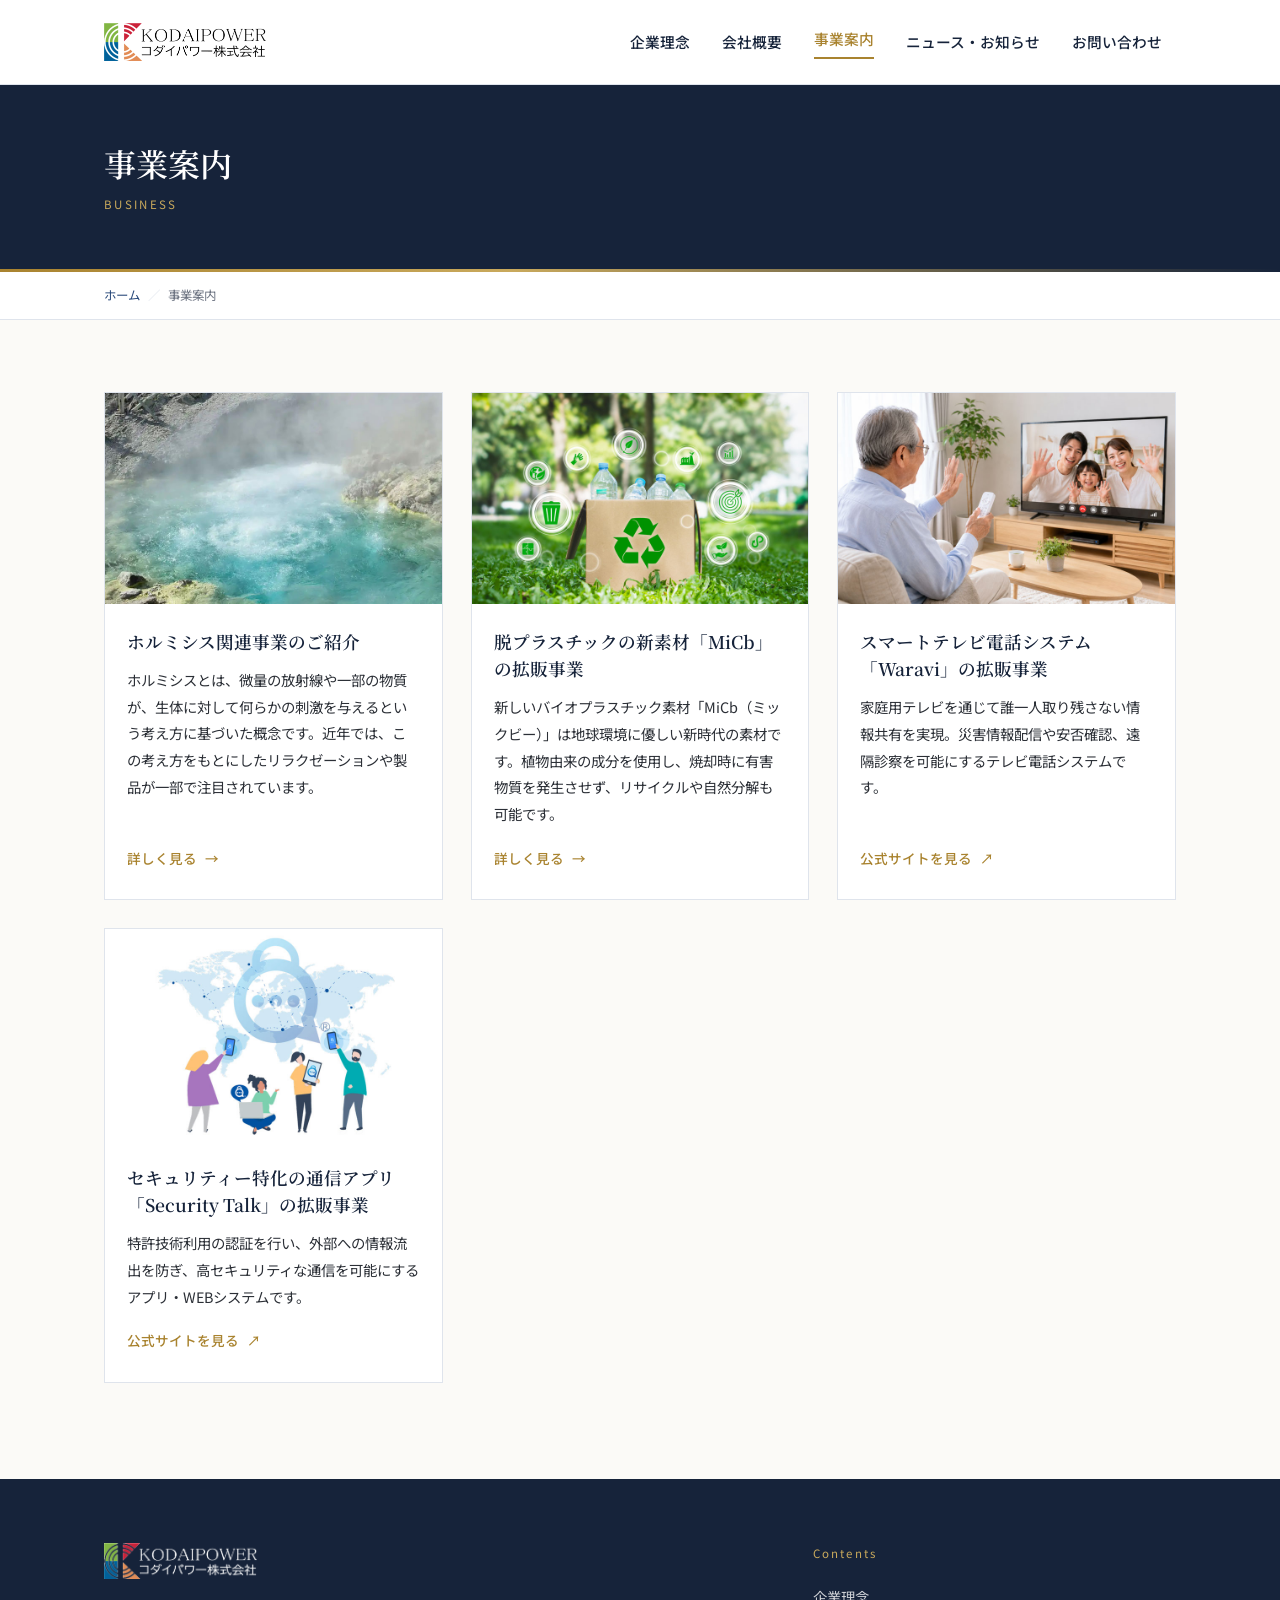
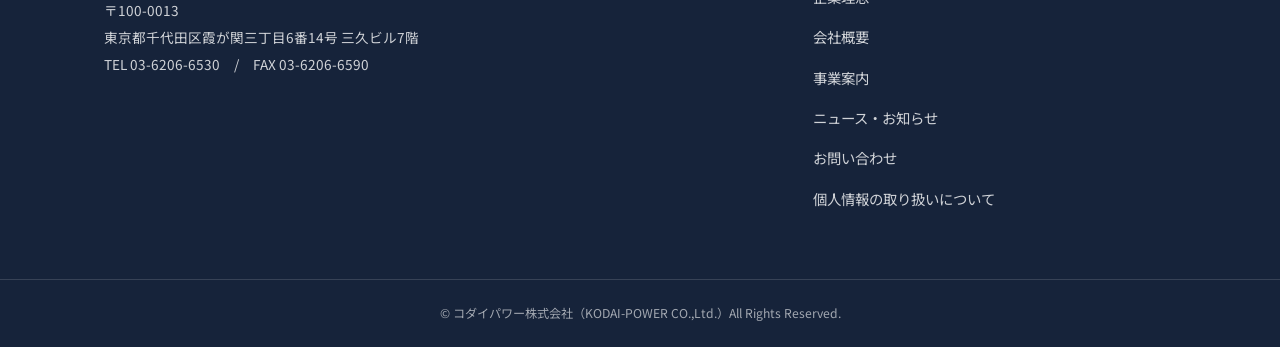
<file: business-information/index.html>
<!DOCTYPE html>
<html lang="ja">
<head>
<meta charset="UTF-8">
<meta name="robots" content="noindex, nofollow">
<meta name="viewport" content="width=device-width, initial-scale=1">
<title>事業案内｜コダイパワー株式会社</title>
<meta name="description" content="ホルミシス関連事業、脱プラスチックの新素材「MiCb」、スマートテレビ電話システム「Waravi」、通信アプリ「Security Talk」の事業を展開しています。">
<link rel="icon" type="image/png" href="../assets/img/favicon.png">
<link rel="preconnect" href="https://fonts.googleapis.com">
<link rel="preconnect" href="https://fonts.gstatic.com" crossorigin>
<link href="https://fonts.googleapis.com/css2?family=Noto+Sans+JP:wght@400;500;700&family=Noto+Serif+JP:wght@500;600&display=swap" rel="stylesheet">
<link rel="stylesheet" href="../assets/css/style.css">
<link rel="stylesheet" href="../assets/css/revision.css">
</head>
<body class="page-business">

<a class="skip" href="#main">コンテンツへスキップ</a>

<header class="header">
  <div class="header__inner">

    <p class="logo">
      <a href="../">
        <img src="../assets/img/logo.png" alt="コダイパワー株式会社" width="200" height="40">
      </a>
    </p>

    <button class="navbtn" type="button" aria-label="メニューを開く" aria-expanded="false" aria-controls="gnav">
      <span></span><span></span><span></span>
    </button>

    <nav class="gnav" id="gnav" aria-label="グローバルナビゲーション">
      <ul class="gnav__list">
        <li><a href="../philosophy/" class="">企業理念</a></li>
        <li><a href="../company-profile/" class="">会社概要</a></li>

        <li class="has-sub">
          <a href="../business-information/" class=" is-current">事業案内</a>
          <button class="subbtn" type="button" aria-label="事業案内のサブメニューを開く" aria-expanded="false"></button>
          <ul class="subnav">
            <li><a href="../hormesis-therapy/">ホルミシス療法</a></li>
            <li><a href="../micb/">脱プラスチックの新素材「MiCb」</a></li>
            <li><a href="https://www.waravi.info/" target="_blank" rel="noopener" class="is-external">WARAVI</a></li>
            <li><a href="https://securitytalk.jp/" target="_blank" rel="noopener" class="is-external">Securitytalk</a></li>
          </ul>
        </li>

        <li><a href="../news/" class="">ニュース・お知らせ</a></li>
        <li><a href="../inquiry/" class="">お問い合わせ</a></li>
      </ul>
    </nav>

  </div>
</header>

<main id="main">
<div class="pagehead">
  <div class="inner">
    <h1 class="pagehead__title">事業案内</h1>
    <p class="pagehead__en">BUSINESS</p>  </div>
</div>

<nav class="breadcrumb" aria-label="現在地">
  <div class="inner">
    <ol>
      <li><a href="../">ホーム</a></li>
      <li>事業案内</li>
    </ol>
  </div>
</nav>

<div class="article">
  <div class="inner">

    <div class="cards">

      <a href="../hormesis-therapy/" class="card">
        <div class="card__img"><img src="../assets/img/business-hormesis.jpg" alt="" loading="lazy"></div>
        <div class="card__body">
          <h2 class="card__ttl">ホルミシス関連事業のご紹介</h2>
          <p class="card__text">ホルミシスとは、微量の放射線や一部の物質が、生体に対して何らかの刺激を与えるという考え方に基づいた概念です。近年では、この考え方をもとにしたリラクゼーションや製品が一部で注目されています。</p>
          <span class="card__more">詳しく見る</span>
        </div>
      </a>

      <a href="../micb/" class="card">
        <div class="card__img"><img src="../assets/img/business-micb.jpg" alt="" loading="lazy"></div>
        <div class="card__body">
          <h2 class="card__ttl">脱プラスチックの新素材「MiCb」の拡販事業</h2>
          <p class="card__text">新しいバイオプラスチック素材「MiCb（ミックビー）」は地球環境に優しい新時代の素材です。植物由来の成分を使用し、焼却時に有害物質を発生させず、リサイクルや自然分解も可能です。</p>
          <span class="card__more">詳しく見る</span>
        </div>
      </a>

      <a href="https://www.waravi.info/" class="card is-external" target="_blank" rel="noopener">
        <div class="card__img"><img src="../assets/img/business-waravi.jpg" alt="" loading="lazy"></div>
        <div class="card__body">
          <h2 class="card__ttl">スマートテレビ電話システム「Waravi」の拡販事業</h2>
          <p class="card__text">家庭用テレビを通じて誰一人取り残さない情報共有を実現。災害情報配信や安否確認、遠隔診察を可能にするテレビ電話システムです。</p>
          <span class="card__more">公式サイトを見る</span>
        </div>
      </a>

      <a href="https://securitytalk.jp/" class="card is-external" target="_blank" rel="noopener">
        <div class="card__img"><img src="../assets/img/business-securitytalk.jpg" alt="" loading="lazy"></div>
        <div class="card__body">
          <h2 class="card__ttl">セキュリティー特化の通信アプリ「Security Talk」の拡販事業</h2>
          <p class="card__text">特許技術利用の認証を行い、外部への情報流出を防ぎ、高セキュリティな通信を可能にするアプリ・WEBシステムです。</p>
          <span class="card__more">公式サイトを見る</span>
        </div>
      </a>

    </div>
  </div>
</div>

</main>

<footer class="footer">
  <div class="footer__inner">

    <div class="footer__brand">
      <img src="../assets/img/logo-white.png" alt="コダイパワー株式会社" width="200" height="40">
      <p class="footer__addr">
        〒100-0013<br>
        東京都千代田区霞が関三丁目6番14号 三久ビル7階<br>
        TEL 03-6206-6530　/　FAX 03-6206-6590      </p>
    </div>

    <nav class="footer__nav" aria-label="フッターナビゲーション">
      <p class="footer__navttl">Contents</p>
      <ul>
        <li><a href="../philosophy/">企業理念</a></li>
        <li><a href="../company-profile/">会社概要</a></li>
        <li><a href="../business-information/">事業案内</a></li>
        <li><a href="../news/">ニュース・お知らせ</a></li>
        <li><a href="../inquiry/">お問い合わせ</a></li>
        <li><a href="../privacy/">個人情報の取り扱いについて</a></li>
      </ul>
    </nav>

  </div>

  <p class="copyright">
    © コダイパワー株式会社（KODAI-POWER CO.,Ltd.）All Rights Reserved.
  </p>
</footer>

<script src="../assets/js/main.js" defer></script>
</body>
</html>
</file>
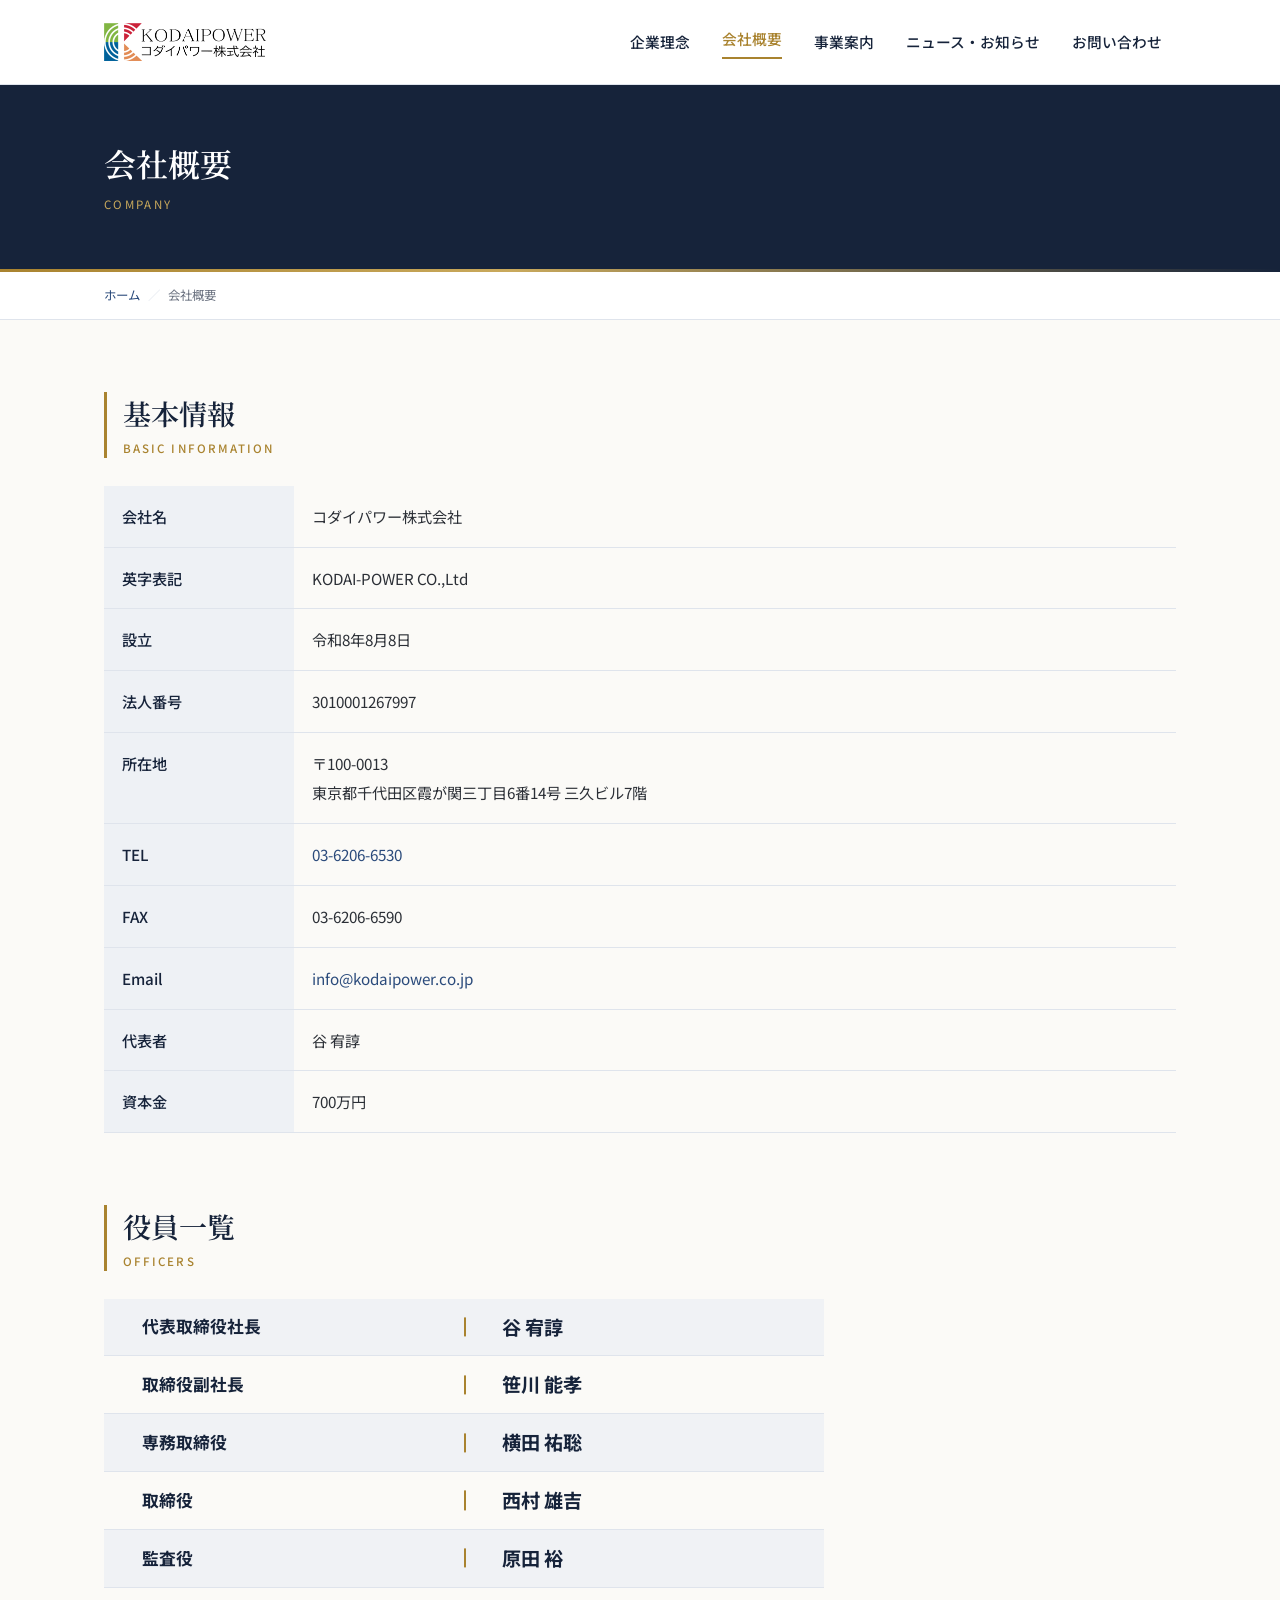
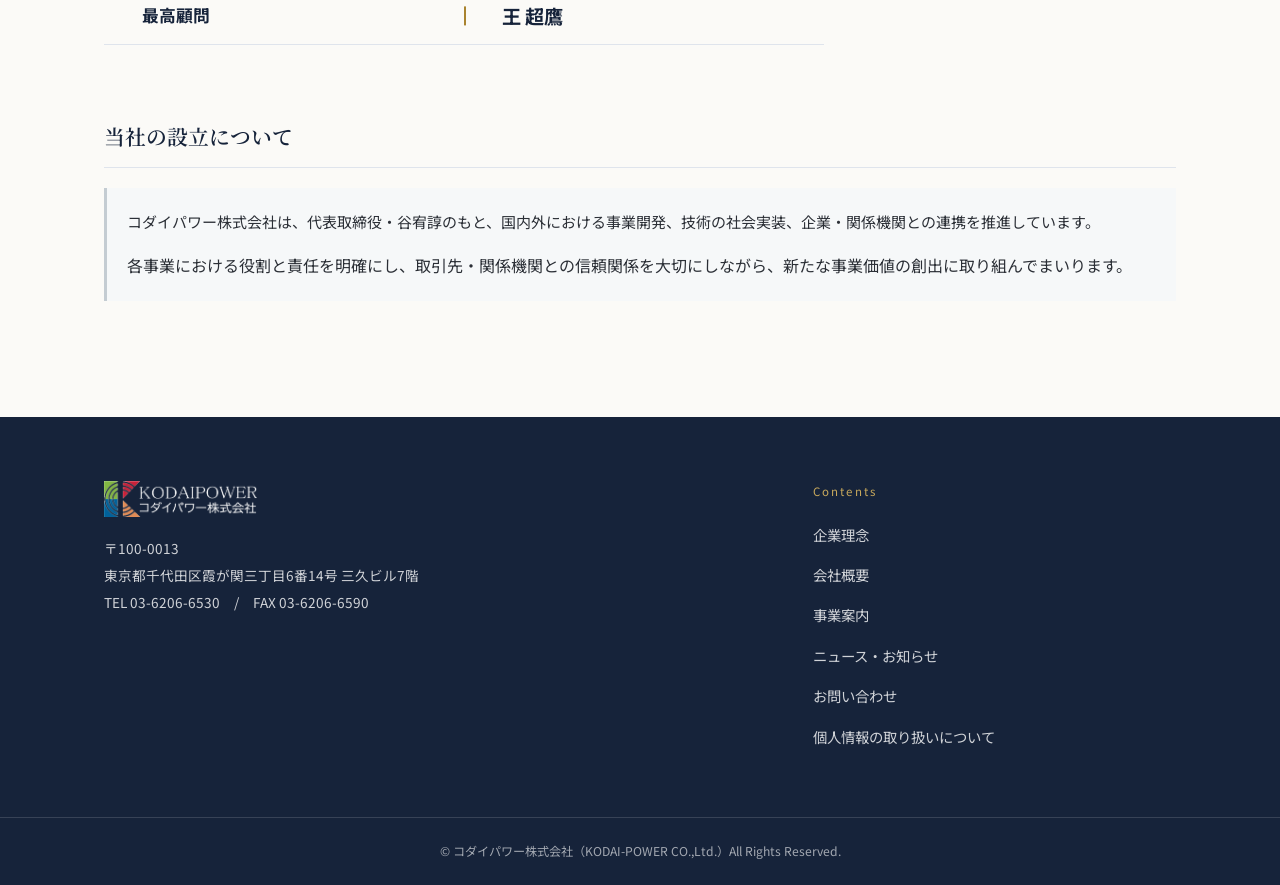
<file: company-profile/index.html>
<!DOCTYPE html>
<html lang="ja">
<head>
<meta charset="UTF-8">
<meta name="robots" content="noindex, nofollow">
<meta name="viewport" content="width=device-width, initial-scale=1">
<title>会社概要｜コダイパワー株式会社</title>
<meta name="description" content="コダイパワー株式会社の会社概要・役員一覧。東京都千代田区霞が関。">
<link rel="icon" type="image/png" href="../assets/img/favicon.png">
<link rel="preconnect" href="https://fonts.googleapis.com">
<link rel="preconnect" href="https://fonts.gstatic.com" crossorigin>
<link href="https://fonts.googleapis.com/css2?family=Noto+Sans+JP:wght@400;500;700&family=Noto+Serif+JP:wght@500;600&display=swap" rel="stylesheet">
<link rel="stylesheet" href="../assets/css/style.css">
<link rel="stylesheet" href="../assets/css/revision.css">
</head>
<body class="page-company">

<a class="skip" href="#main">コンテンツへスキップ</a>

<header class="header">
  <div class="header__inner">

    <p class="logo">
      <a href="../">
        <img src="../assets/img/logo.png" alt="コダイパワー株式会社" width="200" height="40">
      </a>
    </p>

    <button class="navbtn" type="button" aria-label="メニューを開く" aria-expanded="false" aria-controls="gnav">
      <span></span><span></span><span></span>
    </button>

    <nav class="gnav" id="gnav" aria-label="グローバルナビゲーション">
      <ul class="gnav__list">
        <li><a href="../philosophy/" class="">企業理念</a></li>
        <li><a href="../company-profile/" class=" is-current">会社概要</a></li>

        <li class="has-sub">
          <a href="../business-information/" class="">事業案内</a>
          <button class="subbtn" type="button" aria-label="事業案内のサブメニューを開く" aria-expanded="false"></button>
          <ul class="subnav">
            <li><a href="../hormesis-therapy/">ホルミシス療法</a></li>
            <li><a href="../micb/">脱プラスチックの新素材「MiCb」</a></li>
            <li><a href="https://www.waravi.info/" target="_blank" rel="noopener" class="is-external">WARAVI</a></li>
            <li><a href="https://securitytalk.jp/" target="_blank" rel="noopener" class="is-external">Securitytalk</a></li>
          </ul>
        </li>

        <li><a href="../news/" class="">ニュース・お知らせ</a></li>
        <li><a href="../inquiry/" class="">お問い合わせ</a></li>
      </ul>
    </nav>

  </div>
</header>

<main id="main">
<div class="pagehead">
  <div class="inner">
    <h1 class="pagehead__title">会社概要</h1>
    <p class="pagehead__en">COMPANY</p>  </div>
</div>

<nav class="breadcrumb" aria-label="現在地">
  <div class="inner">
    <ol>
      <li><a href="../">ホーム</a></li>
      <li>会社概要</li>
    </ol>
  </div>
</nav>

<div class="article">
  <div class="inner">
    <div class="article__body is-wide">

      <h2 class="ttl">基本情報<span class="ttl__en">BASIC INFORMATION</span></h2>

      <table class="table">
        <tbody>
          <tr><th>会社名</th><td>コダイパワー株式会社</td></tr>
          <tr><th>英字表記</th><td>KODAI-POWER CO.,Ltd</td></tr>
          <tr><th>設立</th><td>令和8年8月8日</td></tr>
          <tr><th>法人番号</th><td>3010001267997</td></tr>
          <tr><th>所在地</th><td>〒100-0013<br>東京都千代田区霞が関三丁目6番14号 三久ビル7階</td></tr>
          <tr><th>TEL</th><td><a href="tel:0362066530">03-6206-6530</a></td></tr>
          <tr><th>FAX</th><td>03-6206-6590</td></tr>
          <tr><th>Email</th><td><a href="mailto:info@kodaipower.co.jp">info@kodaipower.co.jp</a></td></tr>
          <tr><th>代表者</th><td>谷 宥諄</td></tr>
          <tr><th>資本金</th><td>700万円</td></tr>
        </tbody>
      </table>

<h2 class="ttl" style="margin-top:72px;">役員一覧<span class="ttl__en">OFFICERS</span></h2>

      <div class="table-scroll">
        <table class="table table--officers">
          <thead>
            <tr>
              <th>役職</th>
              <th>氏名</th>
            </tr>
          </thead>
          <tbody>
            <tr>
              <td data-label="役職">代表取締役社長</td>
              <td data-label="氏名">谷 宥諄</td>
            </tr>
            <tr>
              <td data-label="役職">取締役副社長</td>
              <td data-label="氏名">笹川 能孝</td>
            </tr>
            <tr>
              <td data-label="役職">専務取締役</td>
              <td data-label="氏名">横田 祐聡</td>
            </tr>
            <tr>
              <td data-label="役職">取締役</td>
              <td data-label="氏名">西村 雄吉</td>
            </tr>
            <tr>
              <td data-label="役職">監査役</td>
              <td data-label="氏名">原田 裕</td>
            </tr>
            <tr>
              <td data-label="役職">最高顧問</td>
              <td data-label="氏名">王 超鷹</td>
            </tr>
          </tbody>
        </table>
      </div>

      <h2 class="ttl2" style="margin-top:72px;">当社の設立について</h2>
      <div class="draft-quote">
        <p class="company-establishment-lead">コダイパワー株式会社は、代表取締役・谷宥諄のもと、国内外における事業開発、技術の社会実装、企業・関係機関との連携を推進しています。</p>
        <p>各事業における役割と責任を明確にし、取引先・関係機関との信頼関係を大切にしながら、新たな事業価値の創出に取り組んでまいります。</p>
      </div>
    </div>
  </div>
</div>

</main>

<footer class="footer">
  <div class="footer__inner">

    <div class="footer__brand">
      <img src="../assets/img/logo-white.png" alt="コダイパワー株式会社" width="200" height="40">
      <p class="footer__addr">
        〒100-0013<br>
        東京都千代田区霞が関三丁目6番14号 三久ビル7階<br>
        TEL 03-6206-6530　/　FAX 03-6206-6590      </p>
    </div>

    <nav class="footer__nav" aria-label="フッターナビゲーション">
      <p class="footer__navttl">Contents</p>
      <ul>
        <li><a href="../philosophy/">企業理念</a></li>
        <li><a href="../company-profile/">会社概要</a></li>
        <li><a href="../business-information/">事業案内</a></li>
        <li><a href="../news/">ニュース・お知らせ</a></li>
        <li><a href="../inquiry/">お問い合わせ</a></li>
        <li><a href="../privacy/">個人情報の取り扱いについて</a></li>
      </ul>
    </nav>

  </div>

  <p class="copyright">
    © コダイパワー株式会社（KODAI-POWER CO.,Ltd.）All Rights Reserved.
  </p>
</footer>

<script src="../assets/js/main.js" defer></script>
</body>
</html>
</file>
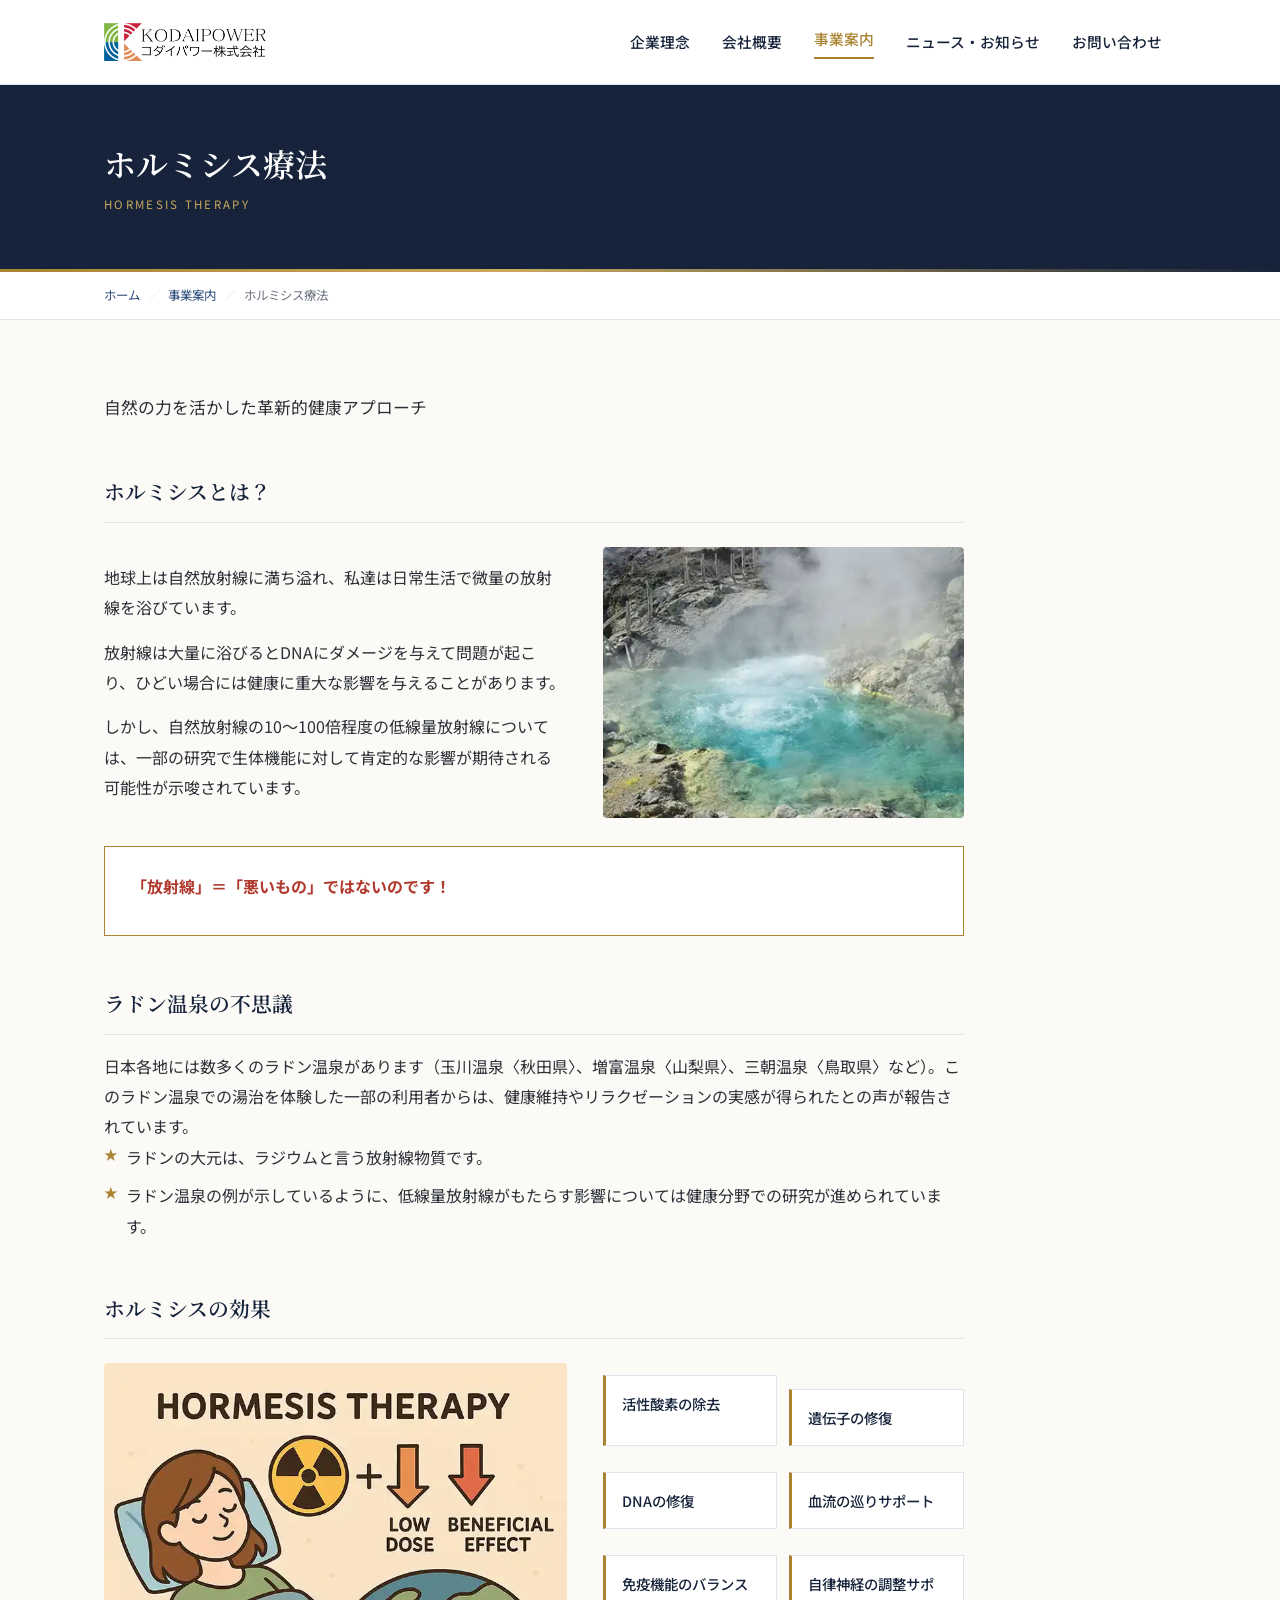
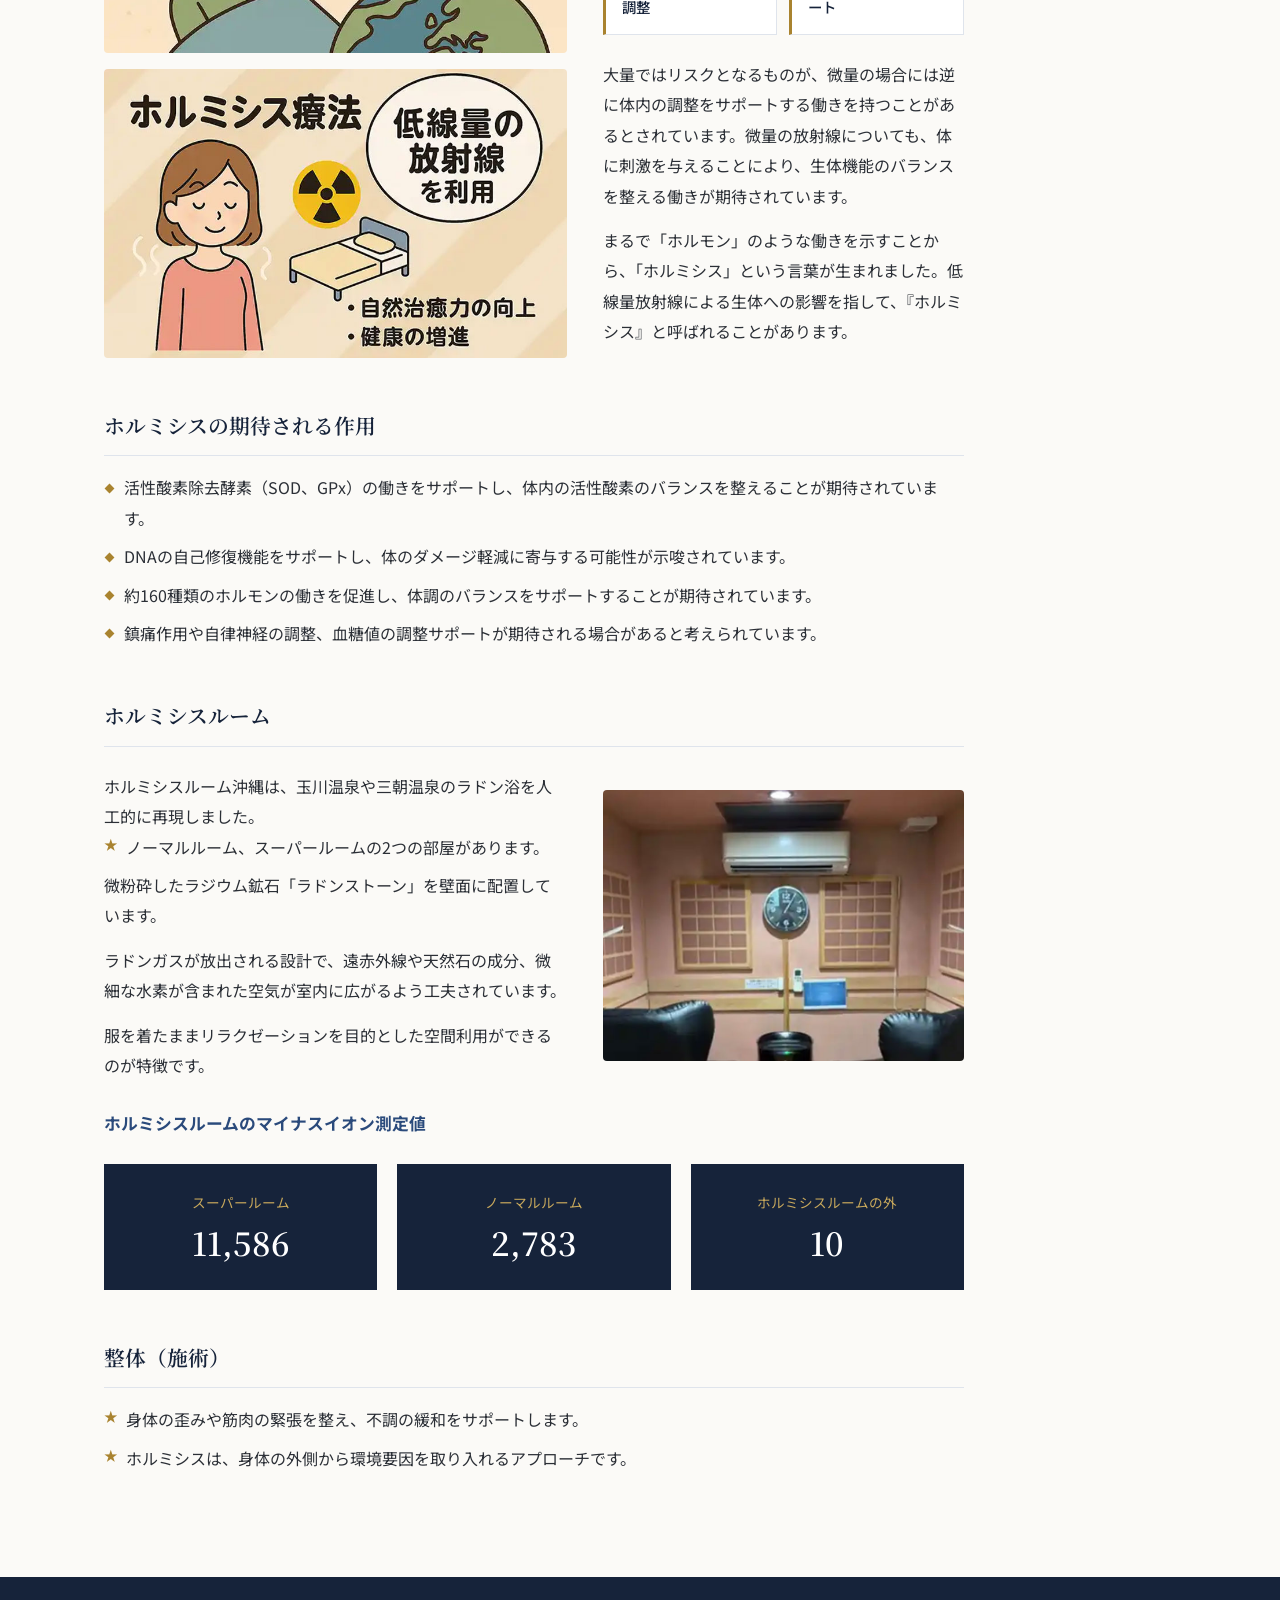
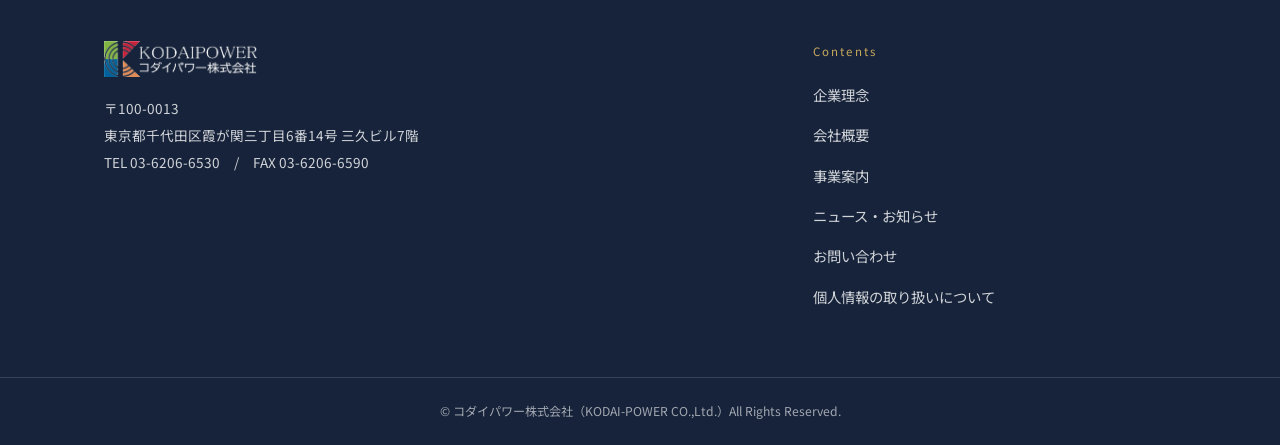
<file: hormesis-therapy/index.html>
<!DOCTYPE html>
<html lang="ja">
<head>
<meta charset="UTF-8">
<meta name="robots" content="noindex, nofollow">
<meta name="viewport" content="width=device-width, initial-scale=1">
<title>ホルミシス療法｜事業案内｜コダイパワー株式会社</title>
<meta name="description" content="ホルミシスとは。ラドン温泉の湯治を人工的に再現したホルミシスルーム沖縄のご紹介。自然の力を活かした健康アプローチ。">
<link rel="icon" type="image/png" href="../assets/img/favicon.png">
<link rel="preconnect" href="https://fonts.googleapis.com">
<link rel="preconnect" href="https://fonts.gstatic.com" crossorigin>
<link href="https://fonts.googleapis.com/css2?family=Noto+Sans+JP:wght@400;500;700&family=Noto+Serif+JP:wght@500;600&display=swap" rel="stylesheet">
<link rel="stylesheet" href="../assets/css/style.css">
<link rel="stylesheet" href="../assets/css/revision.css">
</head>
<body class="page-business">

<a class="skip" href="#main">コンテンツへスキップ</a>

<header class="header">
  <div class="header__inner">

    <p class="logo">
      <a href="../">
        <img src="../assets/img/logo.png" alt="コダイパワー株式会社" width="200" height="40">
      </a>
    </p>

    <button class="navbtn" type="button" aria-label="メニューを開く" aria-expanded="false" aria-controls="gnav">
      <span></span><span></span><span></span>
    </button>

    <nav class="gnav" id="gnav" aria-label="グローバルナビゲーション">
      <ul class="gnav__list">
        <li><a href="../philosophy/" class="">企業理念</a></li>
        <li><a href="../company-profile/" class="">会社概要</a></li>

        <li class="has-sub">
          <a href="../business-information/" class=" is-current">事業案内</a>
          <button class="subbtn" type="button" aria-label="事業案内のサブメニューを開く" aria-expanded="false"></button>
          <ul class="subnav">
            <li><a href="../hormesis-therapy/">ホルミシス療法</a></li>
            <li><a href="../micb/">脱プラスチックの新素材「MiCb」</a></li>
            <li><a href="https://www.waravi.info/" target="_blank" rel="noopener" class="is-external">WARAVI</a></li>
            <li><a href="https://securitytalk.jp/" target="_blank" rel="noopener" class="is-external">Securitytalk</a></li>
          </ul>
        </li>

        <li><a href="../news/" class="">ニュース・お知らせ</a></li>
        <li><a href="../inquiry/" class="">お問い合わせ</a></li>
      </ul>
    </nav>

  </div>
</header>

<main id="main">
<div class="pagehead">
  <div class="inner">
    <h1 class="pagehead__title">ホルミシス療法</h1>
    <p class="pagehead__en">HORMESIS THERAPY</p>  </div>
</div>

<nav class="breadcrumb" aria-label="現在地">
  <div class="inner">
    <ol>
      <li><a href="../">ホーム</a></li>
      <li><a href="../business-information/">事業案内</a></li>
      <li>ホルミシス療法</li>
    </ol>
  </div>
</nav>

<div class="article">
  <div class="inner">
    <div class="article__body">

      <p class="lead">自然の力を活かした革新的健康アプローチ</p>

      <h2 class="ttl2">ホルミシスとは？</h2>
      <div class="media">
        <div class="media__body">
          <p>地球上は自然放射線に満ち溢れ、私達は日常生活で微量の放射線を浴びています。</p>
          <p>放射線は大量に浴びるとDNAにダメージを与えて問題が起こり、ひどい場合には健康に重大な影響を与えることがあります。</p>
          <p>しかし、自然放射線の10〜100倍程度の低線量放射線については、一部の研究で生体機能に対して肯定的な影響が期待される可能性が示唆されています。</p>
        </div>
        <figure class="media__img">
          <img src="../assets/img/hormesis-radon.jpg" alt="ラドン温泉のイメージ" loading="lazy">
        </figure>
      </div>

      <div class="callout">
        <p class="callout__ttl">「放射線」＝「悪いもの」ではないのです！</p>
      </div>

      <h2 class="ttl2">ラドン温泉の不思議</h2>

      <p>日本各地には数多くのラドン温泉があります（玉川温泉〈秋田県〉、増富温泉〈山梨県〉、三朝温泉〈鳥取県〉など）。このラドン温泉での湯治を体験した一部の利用者からは、健康維持やリラクゼーションの実感が得られたとの声が報告されています。</p>

      <ul class="list list--star">
        <li>ラドンの大元は、ラジウムと言う放射線物質です。</li>
        <li>ラドン温泉の例が示しているように、低線量放射線がもたらす影響については健康分野での研究が進められています。</li>
      </ul>

      <h2 class="ttl2">ホルミシスの効果</h2>

      <div class="media">
        <div class="media__imgs">
          <figure class="media__img">
            <img src="../assets/img/hormesis-illust1.jpg" alt="ホルミシス療法：低線量の放射線を利用し、自然治癒力の向上・健康の増進をサポート" loading="lazy">
          </figure>
          <figure class="media__img">
            <img src="../assets/img/hormesis-illust2.jpg" alt="HORMESIS THERAPY：低線量放射線による働きのイメージ" loading="lazy">
          </figure>
        </div>
        <div class="media__body">
          <div class="feature feature--2col">
            <p class="feature__item">活性酸素の除去</p>
            <p class="feature__item">遺伝子の修復</p>
            <p class="feature__item">DNAの修復</p>
            <p class="feature__item">血流の巡りサポート</p>
            <p class="feature__item">免疫機能のバランス調整</p>
            <p class="feature__item">自律神経の調整サポート</p>
          </div>
          <p>大量ではリスクとなるものが、微量の場合には逆に体内の調整をサポートする働きを持つことがあるとされています。微量の放射線についても、体に刺激を与えることにより、生体機能のバランスを整える働きが期待されています。</p>
          <p>まるで「ホルモン」のような働きを示すことから、「ホルミシス」という言葉が生まれました。低線量放射線による生体への影響を指して、『ホルミシス』と呼ばれることがあります。</p>
        </div>
      </div>

      <h2 class="ttl2">ホルミシスの期待される作用</h2>
      <ul class="list">
        <li>活性酸素除去酵素（SOD、GPx）の働きをサポートし、体内の活性酸素のバランスを整えることが期待されています。</li>
        <li>DNAの自己修復機能をサポートし、体のダメージ軽減に寄与する可能性が示唆されています。</li>
        <li>約160種類のホルモンの働きを促進し、体調のバランスをサポートすることが期待されています。</li>
        <li>鎮痛作用や自律神経の調整、血糖値の調整サポートが期待される場合があると考えられています。</li>
      </ul>

      <h2 class="ttl2">ホルミシスルーム</h2>
      <div class="media">
        <div class="media__body">
          <p>ホルミシスルーム沖縄は、玉川温泉や三朝温泉のラドン浴を人工的に再現しました。</p>
          <ul class="list list--star">
            <li>ノーマルルーム、スーパールームの2つの部屋があります。</li>
          </ul>
          <p>微粉砕したラジウム鉱石「ラドンストーン」を壁面に配置しています。</p>
          <p>ラドンガスが放出される設計で、遠赤外線や天然石の成分、微細な水素が含まれた空気が室内に広がるよう工夫されています。</p>
          <p>服を着たままリラクゼーションを目的とした空間利用ができるのが特徴です。</p>
        </div>
        <figure class="media__img">
          <img src="../assets/img/hormesis-room.jpg" alt="ホルミシスルームの室内" loading="lazy">
        </figure>
      </div>

      <h3 class="ttl3">ホルミシスルームのマイナスイオン測定値</h3>
      <div class="measure">
        <div class="measure__item">
          <p class="measure__label">スーパールーム</p>
          <p class="measure__num">11,586</p>
        </div>
        <div class="measure__item">
          <p class="measure__label">ノーマルルーム</p>
          <p class="measure__num">2,783</p>
        </div>
        <div class="measure__item">
          <p class="measure__label">ホルミシスルームの外</p>
          <p class="measure__num">10</p>
        </div>
      </div>

      <h2 class="ttl2">整体（施術）</h2>
      <ul class="list list--star">
        <li>身体の歪みや筋肉の緊張を整え、不調の緩和をサポートします。</li>
        <li>ホルミシスは、身体の外側から環境要因を取り入れるアプローチです。</li>
      </ul>

    </div>
  </div>
</div>

</main>

<footer class="footer">
  <div class="footer__inner">

    <div class="footer__brand">
      <img src="../assets/img/logo-white.png" alt="コダイパワー株式会社" width="200" height="40">
      <p class="footer__addr">
        〒100-0013<br>
        東京都千代田区霞が関三丁目6番14号 三久ビル7階<br>
        TEL 03-6206-6530　/　FAX 03-6206-6590      </p>
    </div>

    <nav class="footer__nav" aria-label="フッターナビゲーション">
      <p class="footer__navttl">Contents</p>
      <ul>
        <li><a href="../philosophy/">企業理念</a></li>
        <li><a href="../company-profile/">会社概要</a></li>
        <li><a href="../business-information/">事業案内</a></li>
        <li><a href="../news/">ニュース・お知らせ</a></li>
        <li><a href="../inquiry/">お問い合わせ</a></li>
        <li><a href="../privacy/">個人情報の取り扱いについて</a></li>
      </ul>
    </nav>

  </div>

  <p class="copyright">
    © コダイパワー株式会社（KODAI-POWER CO.,Ltd.）All Rights Reserved.
  </p>
</footer>

<script src="../assets/js/main.js" defer></script>
</body>
</html>
</file>
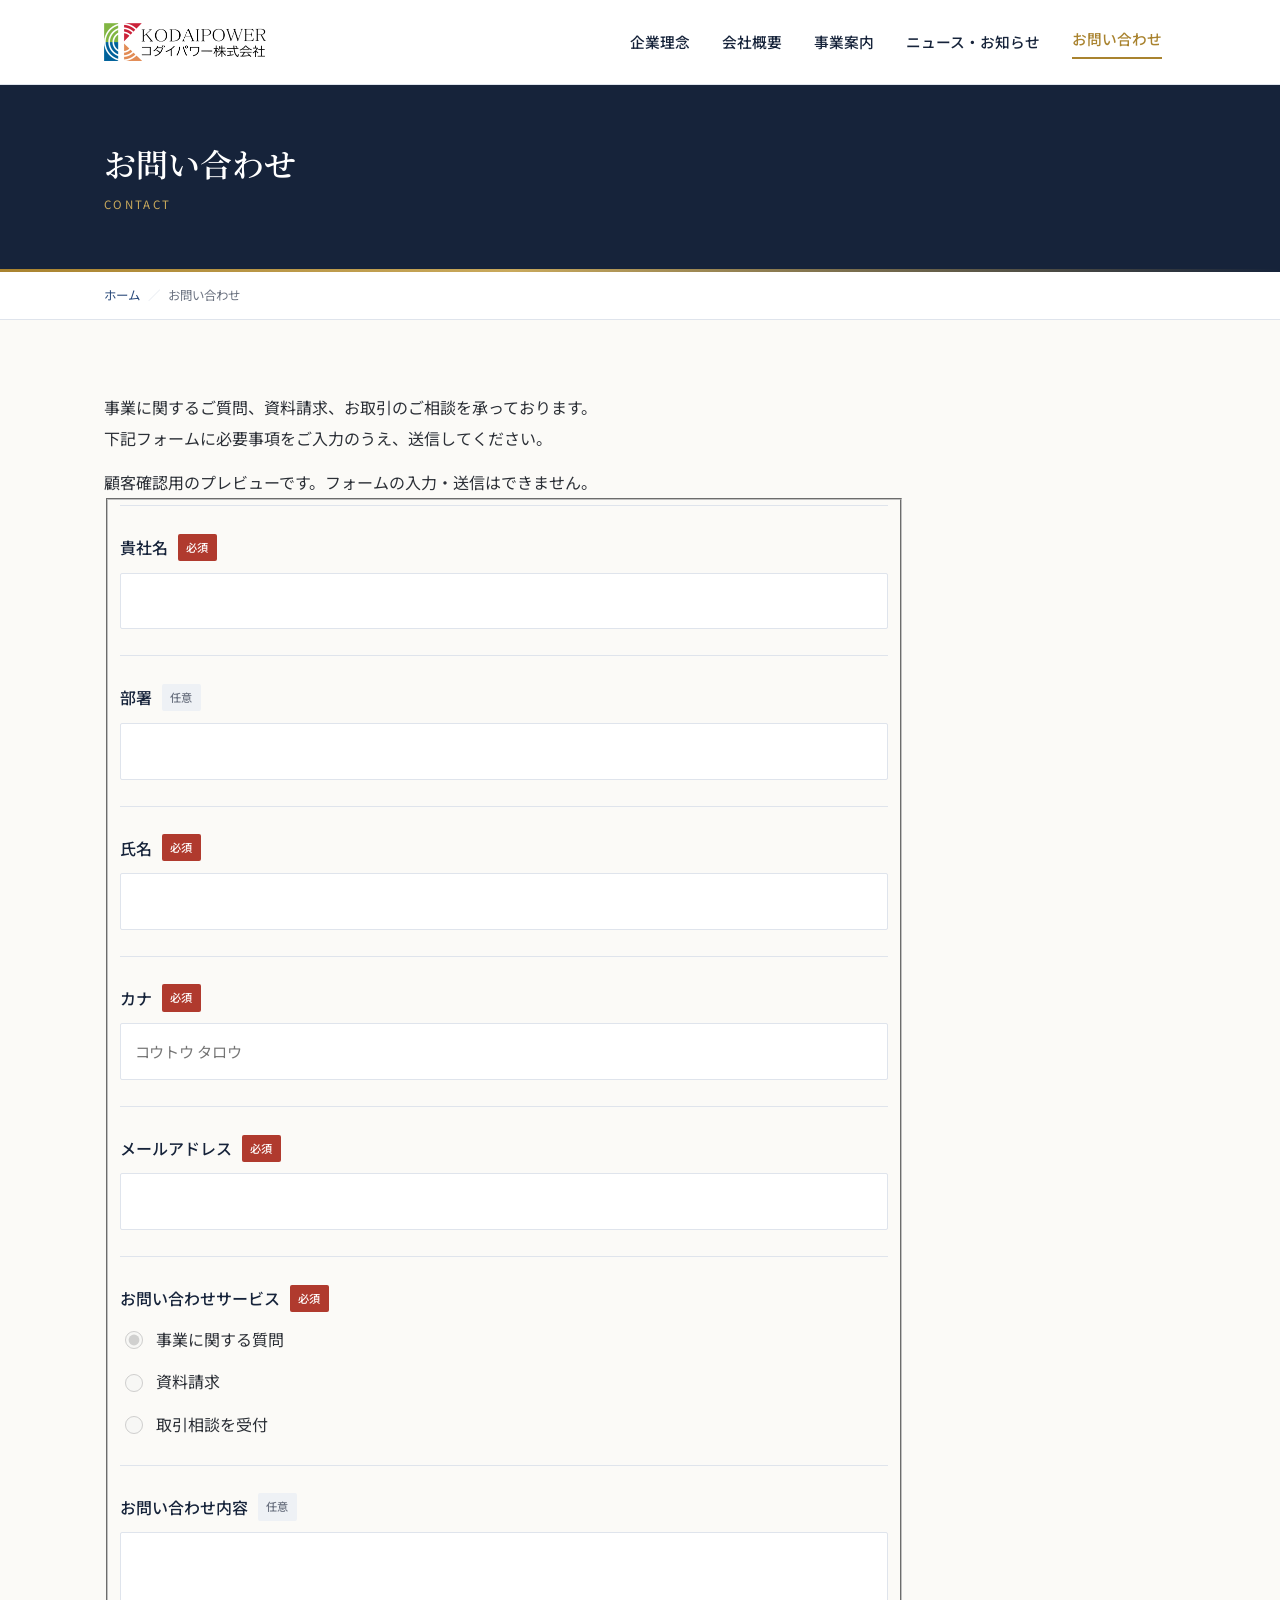
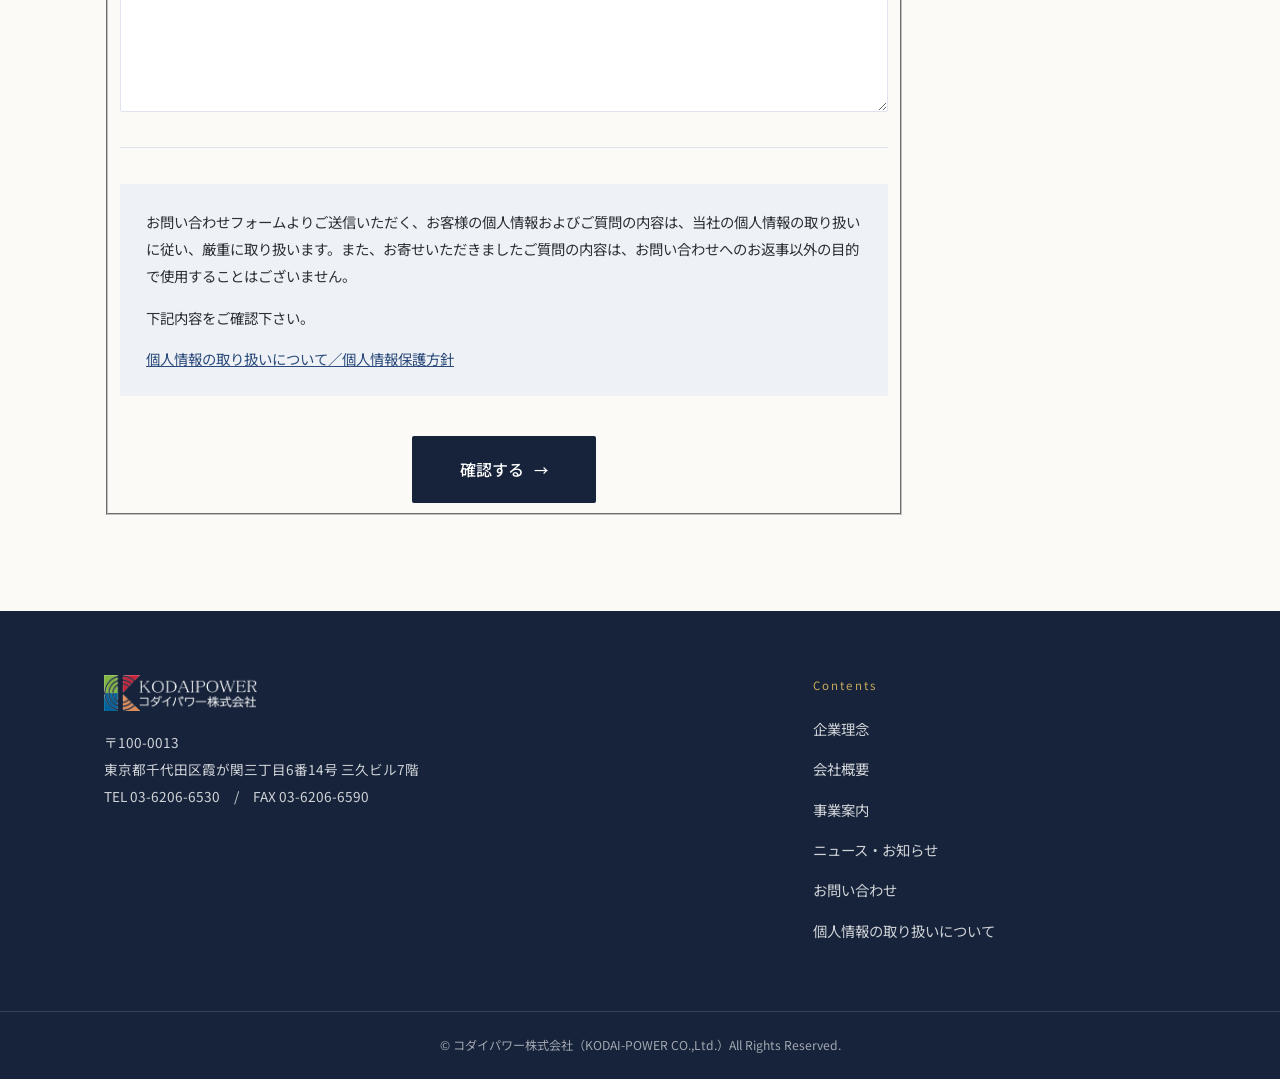
<file: inquiry/index.html>
<!DOCTYPE html>
<html lang="ja">
<head>
<meta charset="UTF-8">
<meta name="robots" content="noindex, nofollow">
<meta name="viewport" content="width=device-width, initial-scale=1">
<title>お問い合わせ｜コダイパワー株式会社</title>
<meta name="description" content="コダイパワー株式会社へのお問い合わせ。事業に関するご質問、資料請求、お取引のご相談を承っております。">
<link rel="icon" type="image/png" href="../assets/img/favicon.png">
<link rel="preconnect" href="https://fonts.googleapis.com">
<link rel="preconnect" href="https://fonts.gstatic.com" crossorigin>
<link href="https://fonts.googleapis.com/css2?family=Noto+Sans+JP:wght@400;500;700&family=Noto+Serif+JP:wght@500;600&display=swap" rel="stylesheet">
<link rel="stylesheet" href="../assets/css/style.css">
<link rel="stylesheet" href="../assets/css/revision.css">
</head>
<body class="page-inquiry">

<a class="skip" href="#main">コンテンツへスキップ</a>

<header class="header">
  <div class="header__inner">

    <p class="logo">
      <a href="../">
        <img src="../assets/img/logo.png" alt="コダイパワー株式会社" width="200" height="40">
      </a>
    </p>

    <button class="navbtn" type="button" aria-label="メニューを開く" aria-expanded="false" aria-controls="gnav">
      <span></span><span></span><span></span>
    </button>

    <nav class="gnav" id="gnav" aria-label="グローバルナビゲーション">
      <ul class="gnav__list">
        <li><a href="../philosophy/" class="">企業理念</a></li>
        <li><a href="../company-profile/" class="">会社概要</a></li>

        <li class="has-sub">
          <a href="../business-information/" class="">事業案内</a>
          <button class="subbtn" type="button" aria-label="事業案内のサブメニューを開く" aria-expanded="false"></button>
          <ul class="subnav">
            <li><a href="../hormesis-therapy/">ホルミシス療法</a></li>
            <li><a href="../micb/">脱プラスチックの新素材「MiCb」</a></li>
            <li><a href="https://www.waravi.info/" target="_blank" rel="noopener" class="is-external">WARAVI</a></li>
            <li><a href="https://securitytalk.jp/" target="_blank" rel="noopener" class="is-external">Securitytalk</a></li>
          </ul>
        </li>

        <li><a href="../news/" class="">ニュース・お知らせ</a></li>
        <li><a href="../inquiry/" class=" is-current">お問い合わせ</a></li>
      </ul>
    </nav>

  </div>
</header>

<main id="main">
<div class="pagehead">
  <div class="inner">
    <h1 class="pagehead__title">お問い合わせ</h1>
    <p class="pagehead__en">CONTACT</p>  </div>
</div>

<nav class="breadcrumb" aria-label="現在地">
  <div class="inner">
    <ol>
      <li><a href="../">ホーム</a></li>
      <li>お問い合わせ</li>
    </ol>
  </div>
</nav>

<div class="article">
  <div class="inner">


    <div class="form">


      <p>事業に関するご質問、資料請求、お取引のご相談を承っております。<br>
        下記フォームに必要事項をご入力のうえ、送信してください。</p>

      <p>顧客確認用のプレビューです。フォームの入力・送信はできません。</p><fieldset disabled aria-label="お問い合わせフォームの見本">

        <div class="form__row">
          <label class="form__label" for="company">貴社名 <span class="req">必須</span></label>
          <input type="text" id="company" name="company" value="" autocomplete="organization" required>
                  </div>

        <div class="form__row">
          <label class="form__label" for="dept">部署 <span class="opt">任意</span></label>
          <input type="text" id="dept" name="dept" value="">
        </div>

        <div class="form__row">
          <label class="form__label" for="name">氏名 <span class="req">必須</span></label>
          <input type="text" id="name" name="name" value="" autocomplete="name" required>
                  </div>

        <div class="form__row">
          <label class="form__label" for="kana">カナ <span class="req">必須</span></label>
          <input type="text" id="kana" name="kana" value="" placeholder="コウトウ タロウ" required>
                  </div>

        <div class="form__row">
          <label class="form__label" for="email">メールアドレス <span class="req">必須</span></label>
          <input type="email" id="email" name="email" value="" autocomplete="email" required>
                  </div>

        <div class="form__row">
          <p class="form__label">お問い合わせサービス <span class="req">必須</span></p>
          <div class="radio">
                          <label>
                <input type="radio" name="service" value="事業に関する質問" checked>
                <span>事業に関する質問</span>
              </label>
                          <label>
                <input type="radio" name="service" value="資料請求" >
                <span>資料請求</span>
              </label>
                          <label>
                <input type="radio" name="service" value="取引相談を受付" >
                <span>取引相談を受付</span>
              </label>
                      </div>
                  </div>

        <div class="form__row">
          <label class="form__label" for="body">お問い合わせ内容 <span class="opt">任意</span></label>
          <textarea id="body" name="body"></textarea>
        </div>

        <!-- 迷惑メール対策（人間には見えません。触らないでください） -->
        <div class="honeypot" aria-hidden="true">
          <label>website<input type="text" name="website" tabindex="-1" autocomplete="off"></label>
        </div>

        <div class="privacy-box">
          <p>お問い合わせフォームよりご送信いただく、お客様の個人情報およびご質問の内容は、当社の個人情報の取り扱いに従い、厳重に取り扱います。また、お寄せいただきましたご質問の内容は、お問い合わせへのお返事以外の目的で使用することはございません。</p>
          <p>下記内容をご確認下さい。</p>
          <p><a href="../privacy/">個人情報の取り扱いについて／個人情報保護方針</a></p>
        </div>

        <div class="form__submit">
          <button type="submit" name="mode" value="confirm" class="btn btn--lg">確認する</button>
        </div>

      </fieldset>
    </div>


  </div>
</div>

</main>

<footer class="footer">
  <div class="footer__inner">

    <div class="footer__brand">
      <img src="../assets/img/logo-white.png" alt="コダイパワー株式会社" width="200" height="40">
      <p class="footer__addr">
        〒100-0013<br>
        東京都千代田区霞が関三丁目6番14号 三久ビル7階<br>
        TEL 03-6206-6530　/　FAX 03-6206-6590      </p>
    </div>

    <nav class="footer__nav" aria-label="フッターナビゲーション">
      <p class="footer__navttl">Contents</p>
      <ul>
        <li><a href="../philosophy/">企業理念</a></li>
        <li><a href="../company-profile/">会社概要</a></li>
        <li><a href="../business-information/">事業案内</a></li>
        <li><a href="../news/">ニュース・お知らせ</a></li>
        <li><a href="../inquiry/">お問い合わせ</a></li>
        <li><a href="../privacy/">個人情報の取り扱いについて</a></li>
      </ul>
    </nav>

  </div>

  <p class="copyright">
    © コダイパワー株式会社（KODAI-POWER CO.,Ltd.）All Rights Reserved.
  </p>
</footer>

<script src="../assets/js/main.js" defer></script>
</body>
</html>
</file>
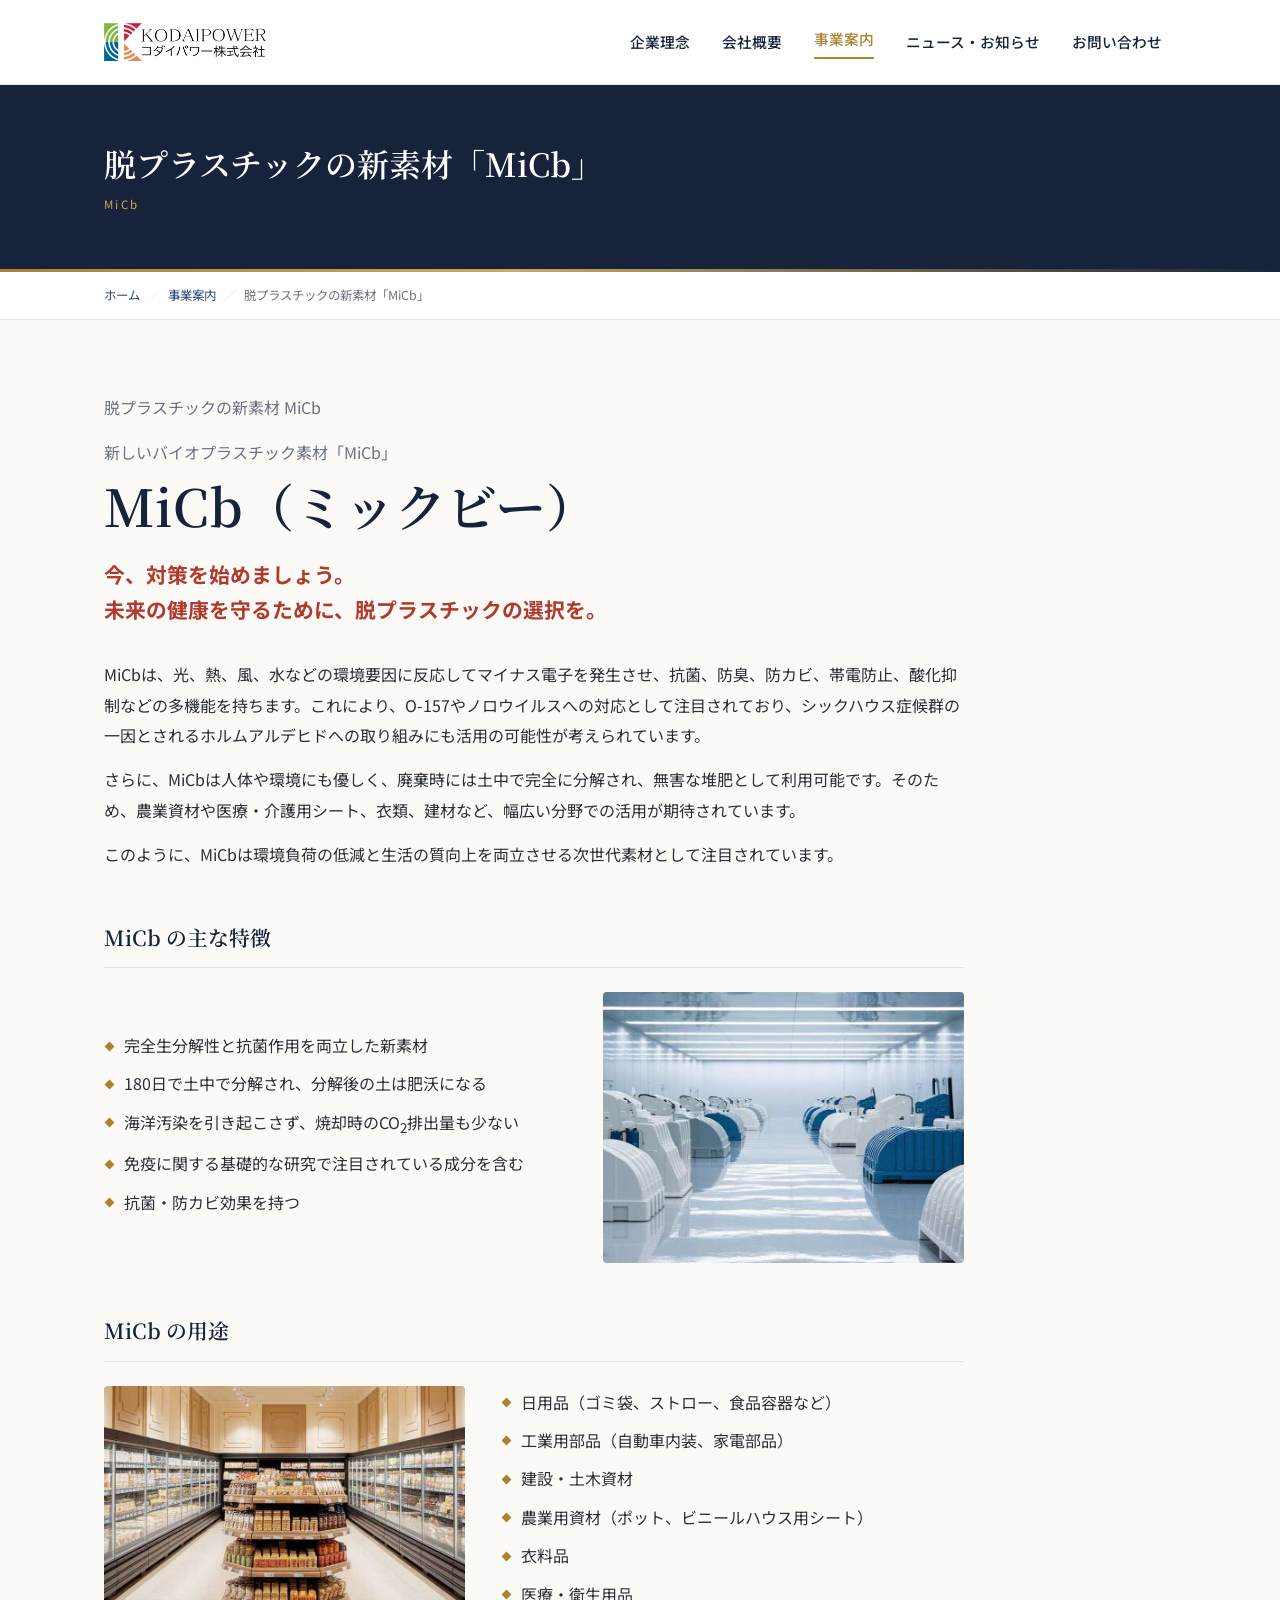
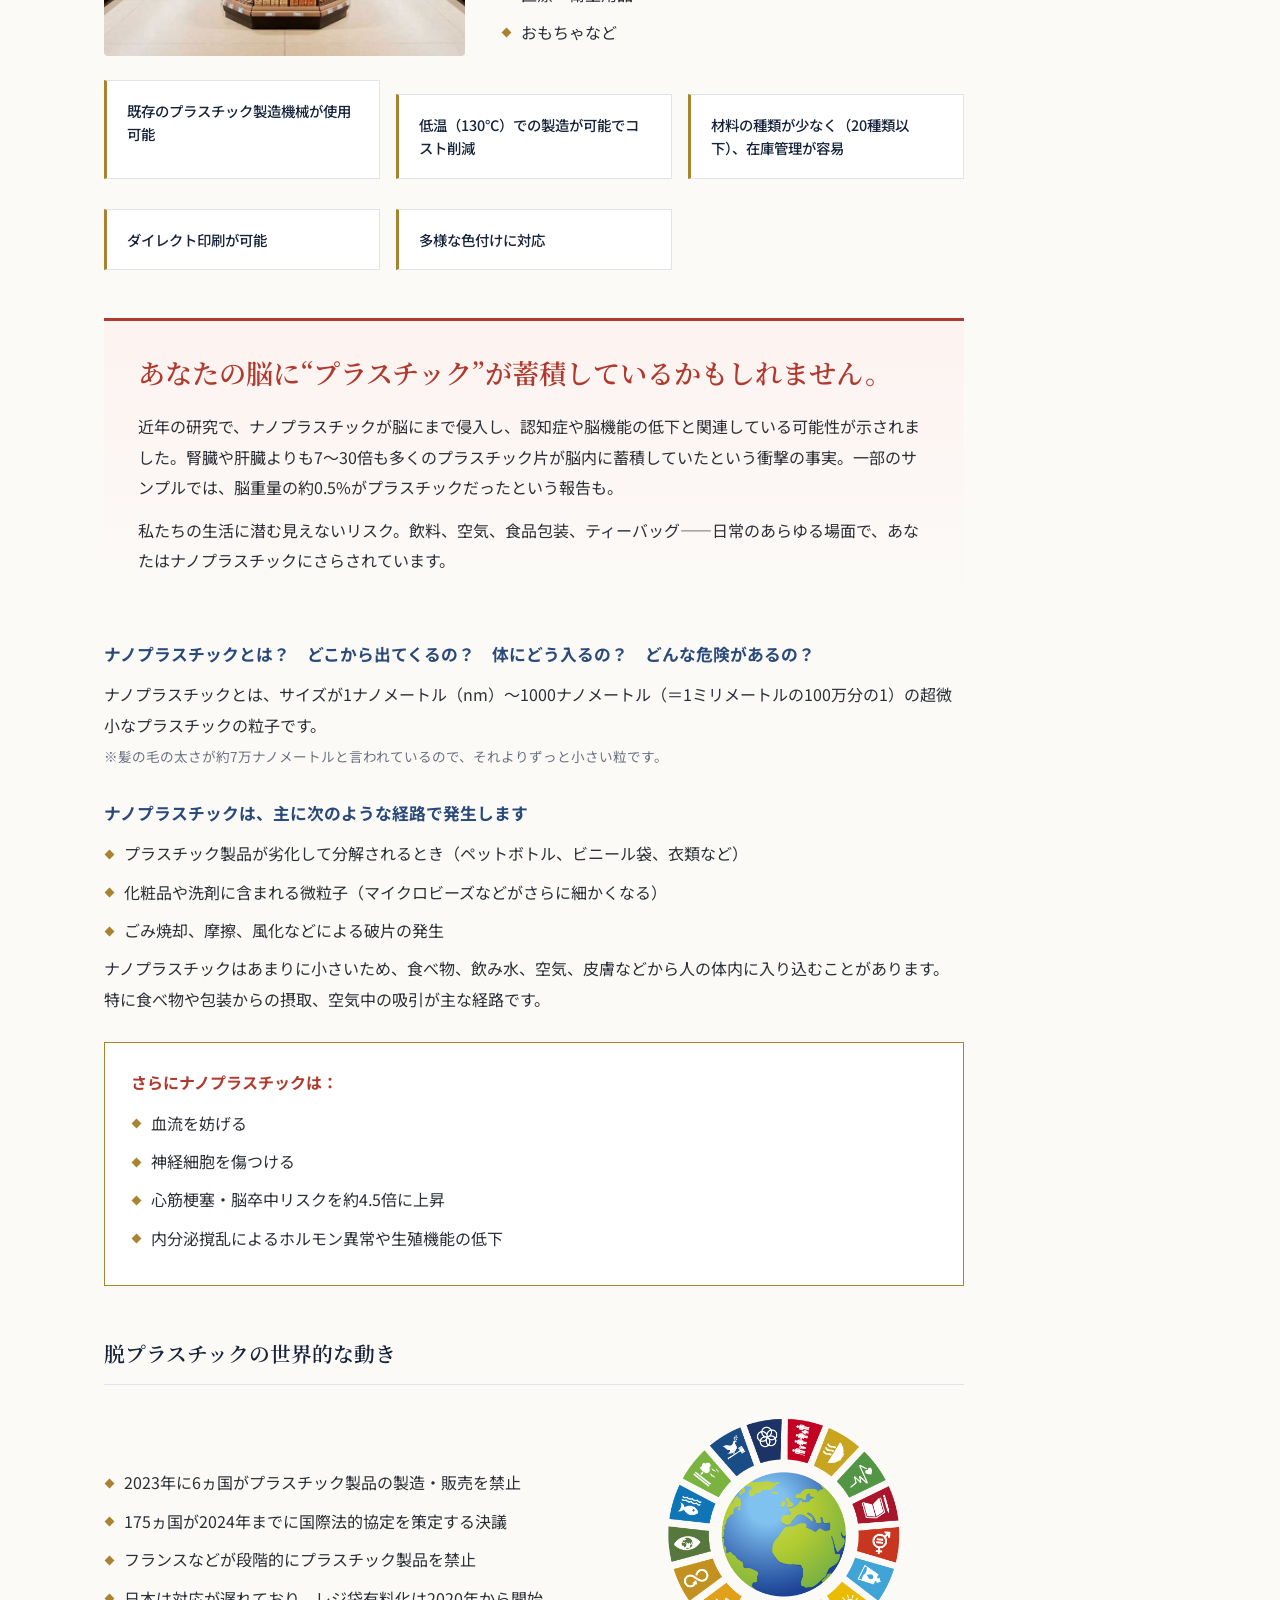
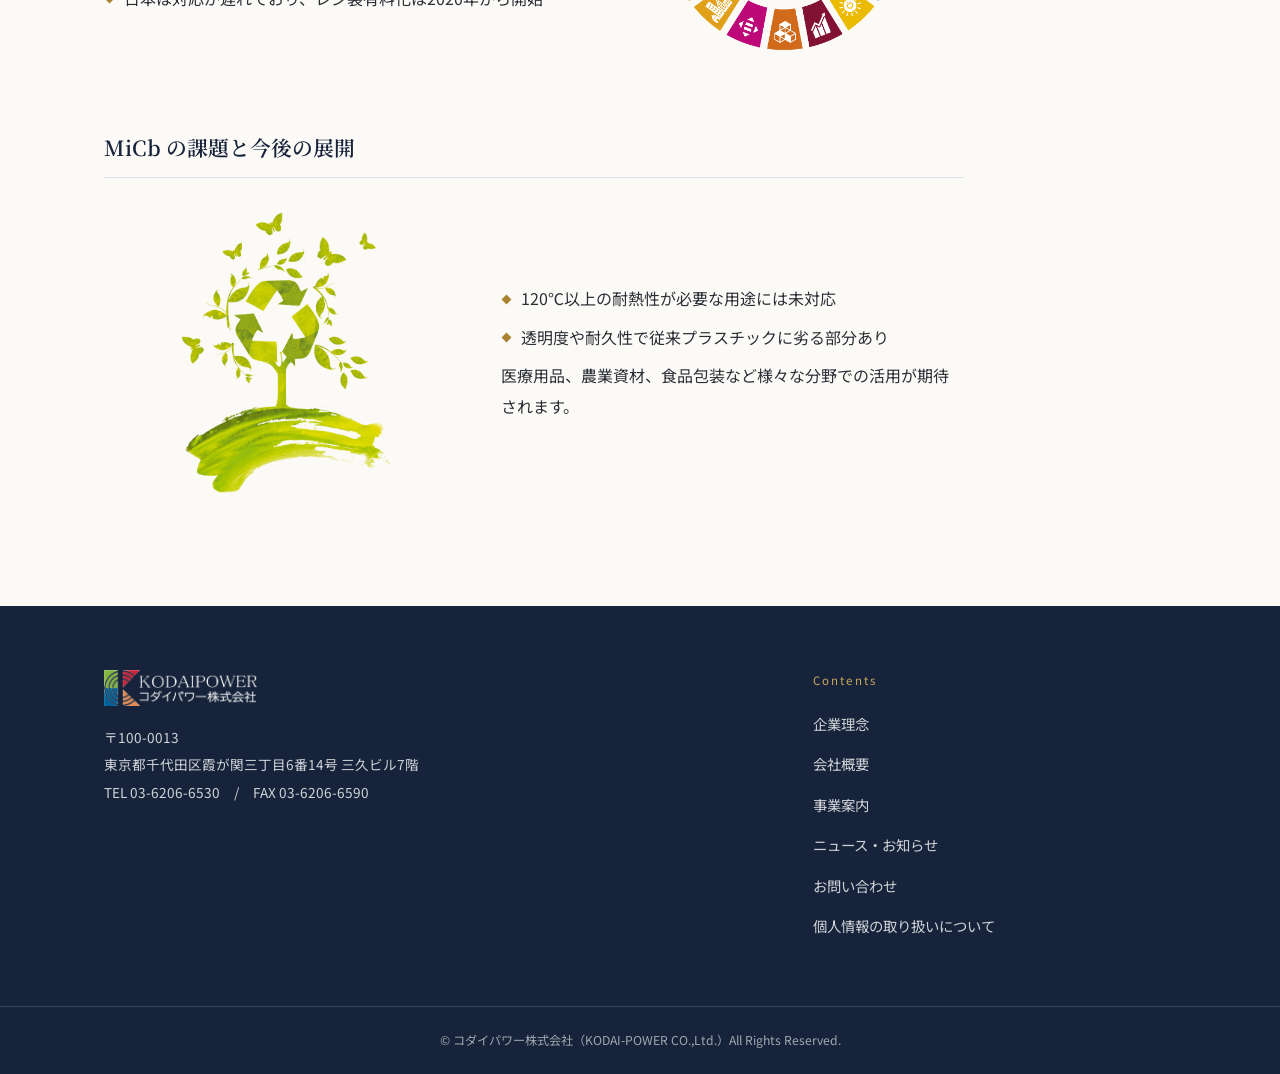
<file: micb/index.html>
<!DOCTYPE html>
<html lang="ja">
<head>
<meta charset="UTF-8">
<meta name="robots" content="noindex, nofollow">
<meta name="viewport" content="width=device-width, initial-scale=1">
<title>脱プラスチックの新素材「MiCb」｜事業案内｜コダイパワー株式会社</title>
<meta name="description" content="完全生分解性の新素材「MiCb（ミックビー）」。180日で土中分解、抗菌・防臭・防カビ・帯電防止などの多機能を持つ、環境と健康に配慮したバイオプラスチック素材です。">
<link rel="icon" type="image/png" href="../assets/img/favicon.png">
<link rel="preconnect" href="https://fonts.googleapis.com">
<link rel="preconnect" href="https://fonts.gstatic.com" crossorigin>
<link href="https://fonts.googleapis.com/css2?family=Noto+Sans+JP:wght@400;500;700&family=Noto+Serif+JP:wght@500;600&display=swap" rel="stylesheet">
<link rel="stylesheet" href="../assets/css/style.css">
<link rel="stylesheet" href="../assets/css/revision.css">
</head>
<body class="page-business">

<a class="skip" href="#main">コンテンツへスキップ</a>

<header class="header">
  <div class="header__inner">

    <p class="logo">
      <a href="../">
        <img src="../assets/img/logo.png" alt="コダイパワー株式会社" width="200" height="40">
      </a>
    </p>

    <button class="navbtn" type="button" aria-label="メニューを開く" aria-expanded="false" aria-controls="gnav">
      <span></span><span></span><span></span>
    </button>

    <nav class="gnav" id="gnav" aria-label="グローバルナビゲーション">
      <ul class="gnav__list">
        <li><a href="../philosophy/" class="">企業理念</a></li>
        <li><a href="../company-profile/" class="">会社概要</a></li>

        <li class="has-sub">
          <a href="../business-information/" class=" is-current">事業案内</a>
          <button class="subbtn" type="button" aria-label="事業案内のサブメニューを開く" aria-expanded="false"></button>
          <ul class="subnav">
            <li><a href="../hormesis-therapy/">ホルミシス療法</a></li>
            <li><a href="../micb/">脱プラスチックの新素材「MiCb」</a></li>
            <li><a href="https://www.waravi.info/" target="_blank" rel="noopener" class="is-external">WARAVI</a></li>
            <li><a href="https://securitytalk.jp/" target="_blank" rel="noopener" class="is-external">Securitytalk</a></li>
          </ul>
        </li>

        <li><a href="../news/" class="">ニュース・お知らせ</a></li>
        <li><a href="../inquiry/" class="">お問い合わせ</a></li>
      </ul>
    </nav>

  </div>
</header>

<main id="main">
<div class="pagehead">
  <div class="inner">
    <h1 class="pagehead__title">脱プラスチックの新素材「MiCb」</h1>
    <p class="pagehead__en">MiCb</p>  </div>
</div>

<nav class="breadcrumb" aria-label="現在地">
  <div class="inner">
    <ol>
      <li><a href="../">ホーム</a></li>
      <li><a href="../business-information/">事業案内</a></li>
      <li>脱プラスチックの新素材「MiCb」</li>
    </ol>
  </div>
</nav>

<div class="article">
  <div class="inner">
    <div class="article__body">

      <!-- ===== 導入 ===== -->
      <p class="micb-sub">脱プラスチックの新素材 MiCb</p>
      <p class="micb-sub">新しいバイオプラスチック素材「MiCb」</p>
      <h2 class="micb-hero-ttl">MiCb（ミックビー）</h2>
      <p class="micb-catch">
        今、対策を始めましょう。<br>
        未来の健康を守るために、脱プラスチックの選択を。
      </p>

      <p>MiCbは、光、熱、風、水などの環境要因に反応してマイナス電子を発生させ、抗菌、防臭、防カビ、帯電防止、酸化抑制などの多機能を持ちます。これにより、O-157やノロウイルスへの対応として注目されており、シックハウス症候群の一因とされるホルムアルデヒドへの取り組みにも活用の可能性が考えられています。</p>
      <p>さらに、MiCbは人体や環境にも優しく、廃棄時には土中で完全に分解され、無害な堆肥として利用可能です。そのため、農業資材や医療・介護用シート、衣類、建材など、幅広い分野での活用が期待されています。</p>
      <p>このように、MiCbは環境負荷の低減と生活の質向上を両立させる次世代素材として注目されています。</p>

      <!-- ===== 主な特徴 ===== -->
      <h2 class="ttl2">MiCb の主な特徴</h2>
      <div class="media">
        <div class="media__body">
          <ul class="list">
            <li>完全生分解性と抗菌作用を両立した新素材</li>
            <li>180日で土中で分解され、分解後の土は肥沃になる</li>
            <li>海洋汚染を引き起こさず、焼却時のCO<sub>2</sub>排出量も少ない</li>
            <li>免疫に関する基礎的な研究で注目されている成分を含む</li>
            <li>抗菌・防カビ効果を持つ</li>
          </ul>
        </div>
        <figure class="media__img">
          <img src="../assets/img/micb-feature.jpg" alt="MiCb を使用した製品イメージ" loading="lazy">
        </figure>
      </div>

      <!-- ===== 用途 ===== -->
      <h2 class="ttl2">MiCb の用途</h2>
      <div class="media media--reverse">
        <div class="media__body">
          <ul class="list">
            <li>日用品（ゴミ袋、ストロー、食品容器など）</li>
            <li>工業用部品（自動車内装、家電部品）</li>
            <li>建設・土木資材</li>
            <li>農業用資材（ポット、ビニールハウス用シート）</li>
            <li>衣料品</li>
            <li>医療・衛生用品</li>
            <li>おもちゃなど</li>
          </ul>
        </div>
        <figure class="media__img">
          <img src="../assets/img/micb-use.jpg" alt="MiCb の活用イメージ" loading="lazy">
        </figure>
      </div>

      <!-- ===== 5つのアイコン特徴 ===== -->
      <div class="feature feature--icons">
        <p class="feature__item">既存のプラスチック製造機械が使用可能</p>
        <p class="feature__item">低温（130℃）での製造が可能でコスト削減</p>
        <p class="feature__item">材料の種類が少なく（20種類以下）、在庫管理が容易</p>
        <p class="feature__item">ダイレクト印刷が可能</p>
        <p class="feature__item">多様な色付けに対応</p>
      </div>

      <!-- ===== 警鐘セクション（チラシ2ページ目） ===== -->
      <div class="micb-alert">
        <h2 class="micb-alert__ttl">あなたの脳に“プラスチック”が蓄積しているかもしれません。</h2>
        <p>近年の研究で、ナノプラスチックが脳にまで侵入し、認知症や脳機能の低下と関連している可能性が示されました。腎臓や肝臓よりも7〜30倍も多くのプラスチック片が脳内に蓄積していたという衝撃の事実。一部のサンプルでは、脳重量の約0.5%がプラスチックだったという報告も。</p>
        <p>私たちの生活に潜む見えないリスク。飲料、空気、食品包装、ティーバッグ――日常のあらゆる場面で、あなたはナノプラスチックにさらされています。</p>
      </div>

      <h3 class="ttl3">ナノプラスチックとは？　どこから出てくるの？　体にどう入るの？　どんな危険があるの？</h3>
      <p>ナノプラスチックとは、サイズが1ナノメートル（nm）〜1000ナノメートル（＝1ミリメートルの100万分の1）の超微小なプラスチックの粒子です。<br>
        <span class="note">※髪の毛の太さが約7万ナノメートルと言われているので、それよりずっと小さい粒です。</span>
      </p>

      <h3 class="ttl3">ナノプラスチックは、主に次のような経路で発生します</h3>
      <ul class="list">
        <li>プラスチック製品が劣化して分解されるとき（ペットボトル、ビニール袋、衣類など）</li>
        <li>化粧品や洗剤に含まれる微粒子（マイクロビーズなどがさらに細かくなる）</li>
        <li>ごみ焼却、摩擦、風化などによる破片の発生</li>
      </ul>
      <p>ナノプラスチックはあまりに小さいため、食べ物、飲み水、空気、皮膚などから人の体内に入り込むことがあります。特に食べ物や包装からの摂取、空気中の吸引が主な経路です。</p>

      <div class="callout">
        <p class="callout__ttl">さらにナノプラスチックは：</p>
        <ul class="list">
          <li>血流を妨げる</li>
          <li>神経細胞を傷つける</li>
          <li>心筋梗塞・脳卒中リスクを約4.5倍に上昇</li>
          <li>内分泌撹乱によるホルモン異常や生殖機能の低下</li>
        </ul>
      </div>

      <!-- ===== 世界的な動き（SDGs画像） ===== -->
      <h2 class="ttl2">脱プラスチックの世界的な動き</h2>
      <div class="media">
        <div class="media__body">
          <ul class="list">
            <li>2023年に6ヵ国がプラスチック製品の製造・販売を禁止</li>
            <li>175ヵ国が2024年までに国際法的協定を策定する決議</li>
            <li>フランスなどが段階的にプラスチック製品を禁止</li>
            <li>日本は対応が遅れており、レジ袋有料化は2020年から開始</li>
          </ul>
        </div>
        <figure class="media__img media__img--contain">
          <img src="../assets/img/micb-sdgs.png" alt="持続可能な開発目標（SDGs）" loading="lazy">
        </figure>
      </div>

      <!-- ===== 課題と今後の展開（植物の芽イラスト） ===== -->
      <h2 class="ttl2">MiCb の課題と今後の展開</h2>
      <div class="media media--reverse">
        <div class="media__body">
          <ul class="list">
            <li>120℃以上の耐熱性が必要な用途には未対応</li>
            <li>透明度や耐久性で従来プラスチックに劣る部分あり</li>
          </ul>
          <p>医療用品、農業資材、食品包装など様々な分野での活用が期待されます。</p>
        </div>
        <figure class="media__img media__img--contain">
          <img src="../assets/img/micb-sprout.png" alt="環境に配慮した新素材のイメージ" loading="lazy">
        </figure>
      </div>

    </div>
  </div>
</div>

</main>

<footer class="footer">
  <div class="footer__inner">

    <div class="footer__brand">
      <img src="../assets/img/logo-white.png" alt="コダイパワー株式会社" width="200" height="40">
      <p class="footer__addr">
        〒100-0013<br>
        東京都千代田区霞が関三丁目6番14号 三久ビル7階<br>
        TEL 03-6206-6530　/　FAX 03-6206-6590      </p>
    </div>

    <nav class="footer__nav" aria-label="フッターナビゲーション">
      <p class="footer__navttl">Contents</p>
      <ul>
        <li><a href="../philosophy/">企業理念</a></li>
        <li><a href="../company-profile/">会社概要</a></li>
        <li><a href="../business-information/">事業案内</a></li>
        <li><a href="../news/">ニュース・お知らせ</a></li>
        <li><a href="../inquiry/">お問い合わせ</a></li>
        <li><a href="../privacy/">個人情報の取り扱いについて</a></li>
      </ul>
    </nav>

  </div>

  <p class="copyright">
    © コダイパワー株式会社（KODAI-POWER CO.,Ltd.）All Rights Reserved.
  </p>
</footer>

<script src="../assets/js/main.js" defer></script>
</body>
</html>
</file>
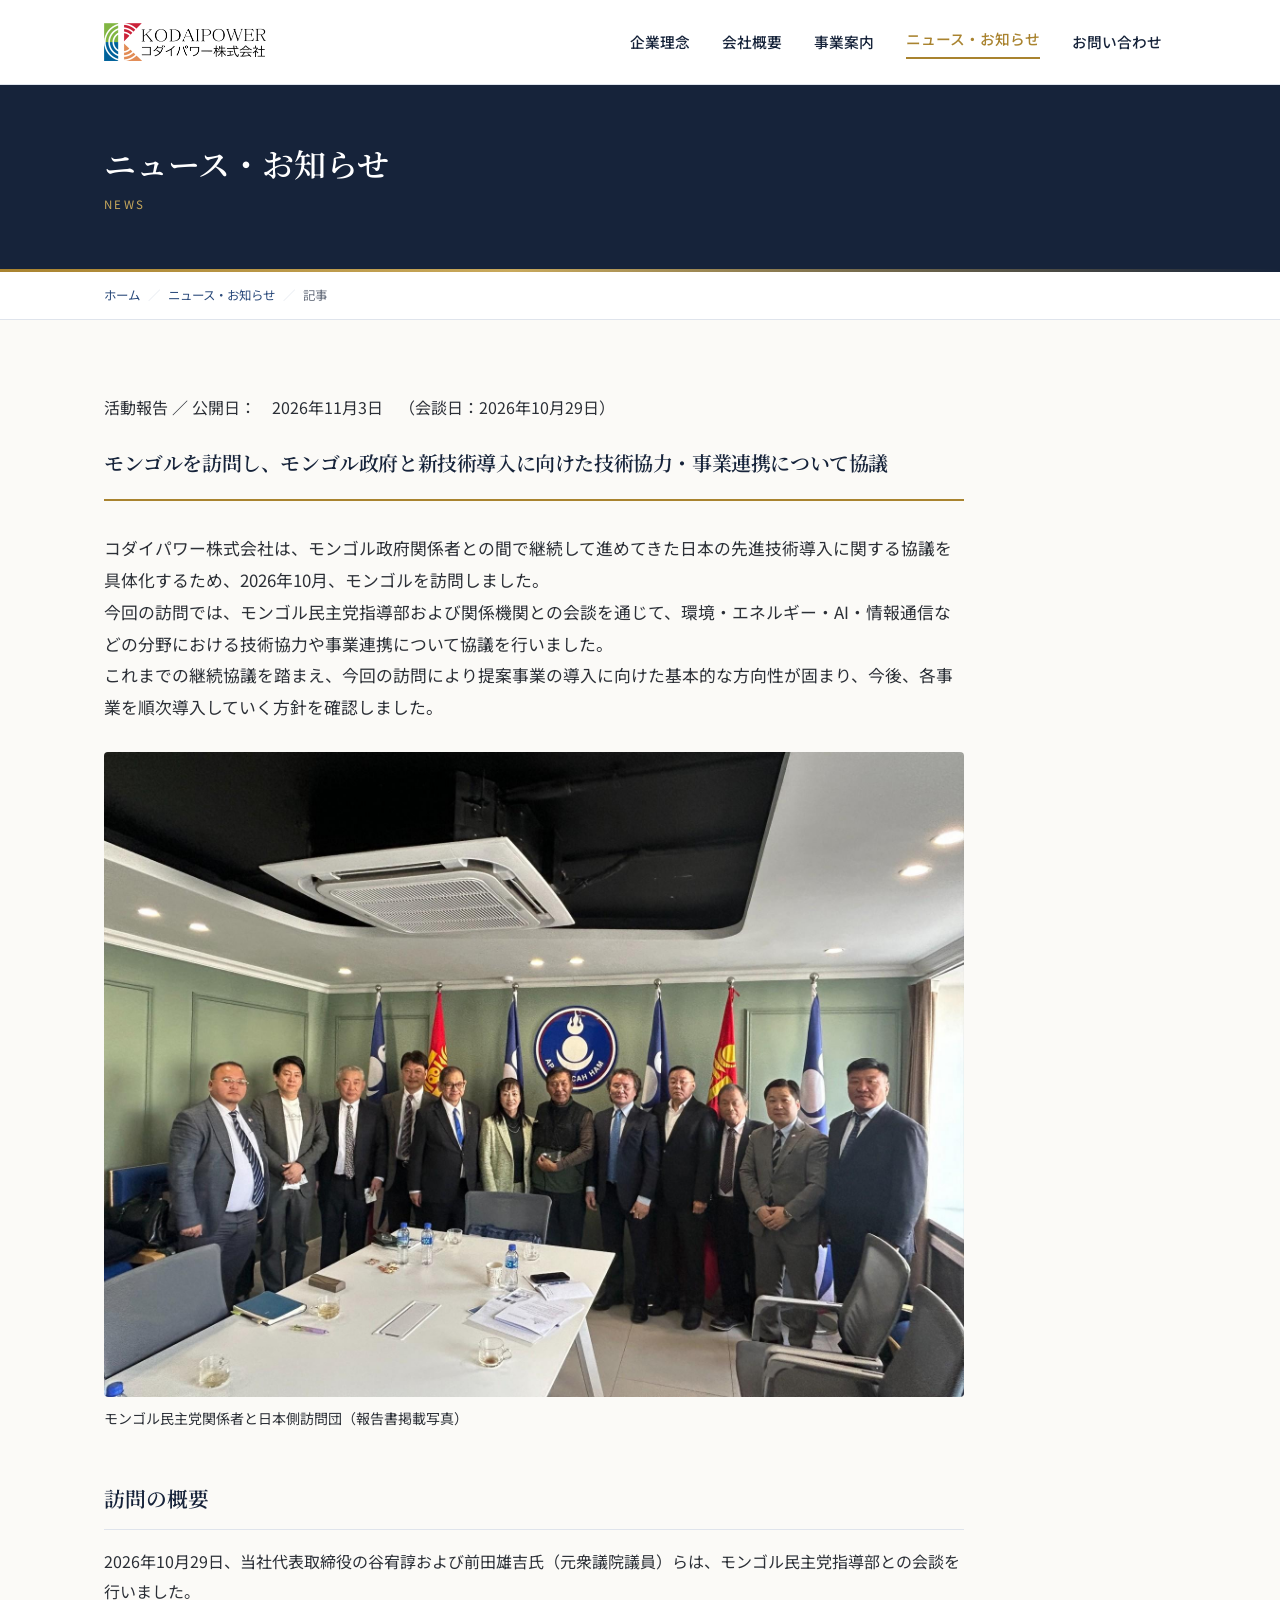
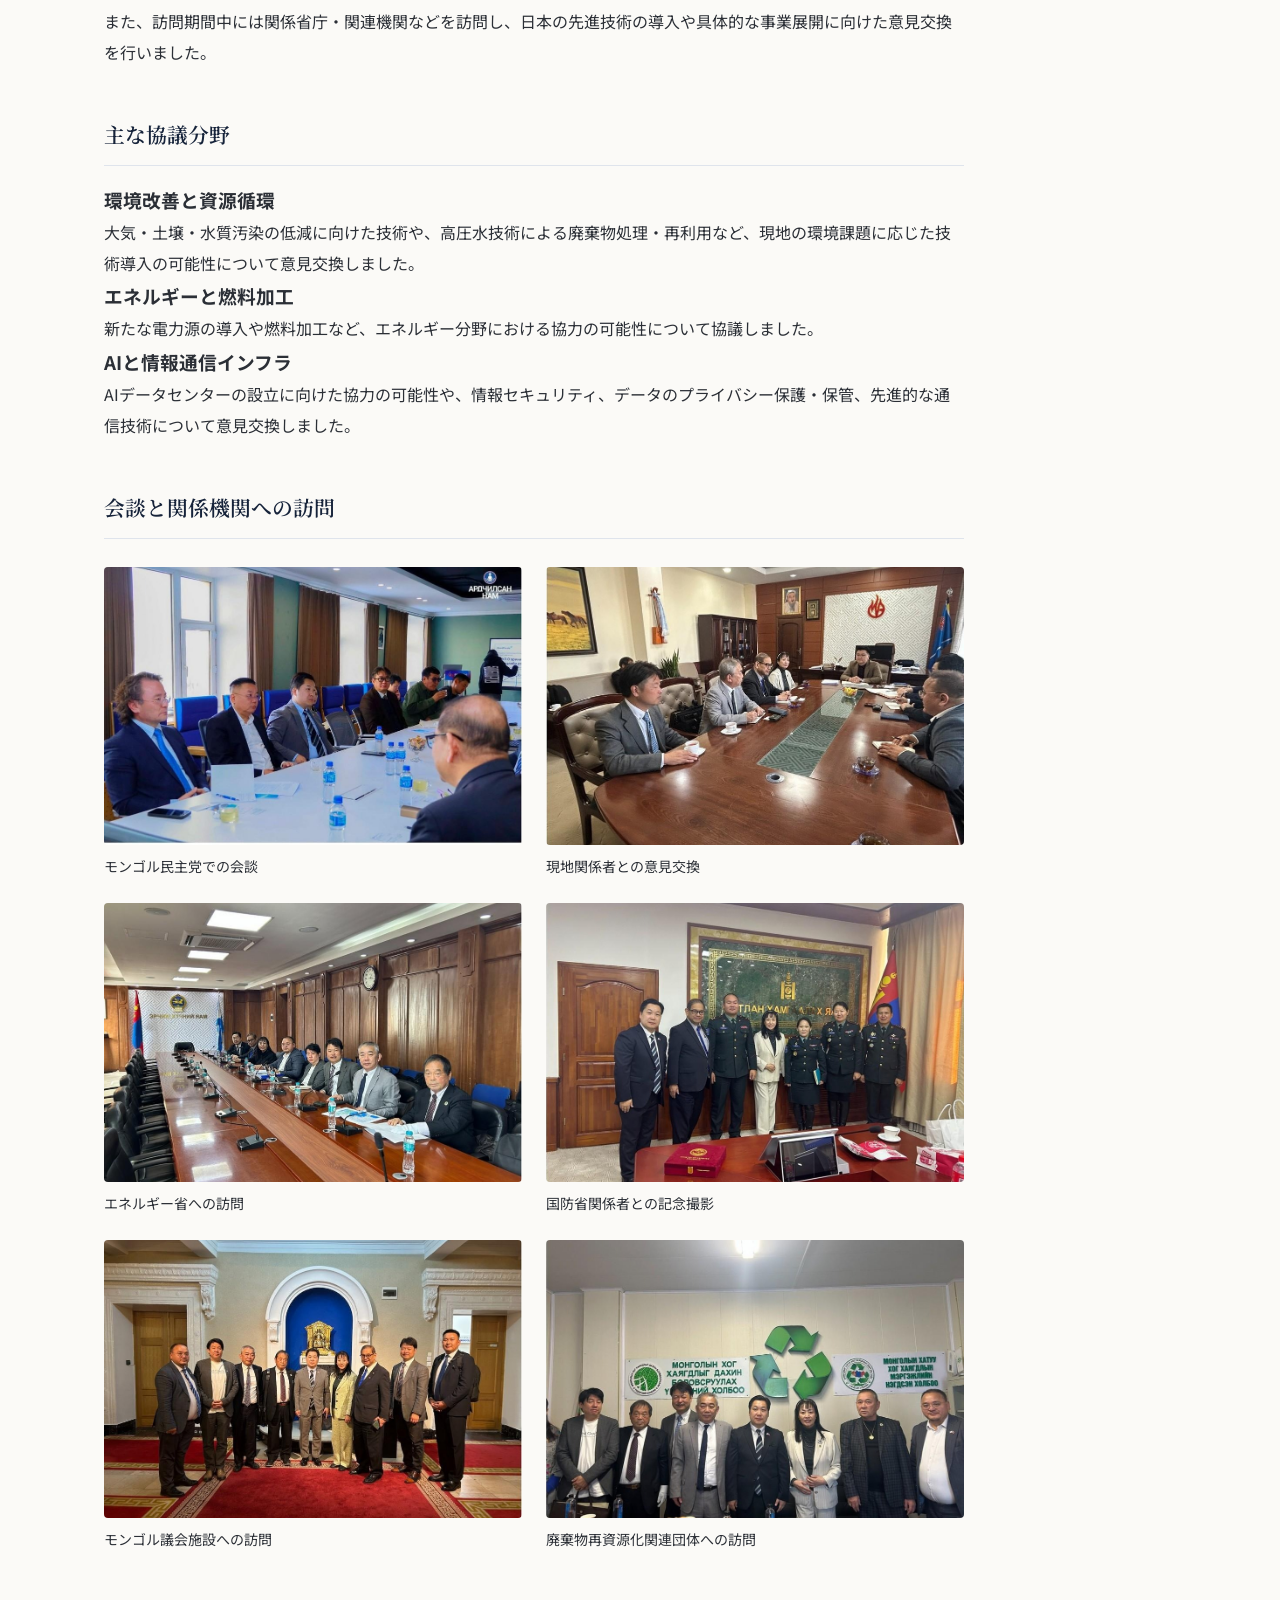
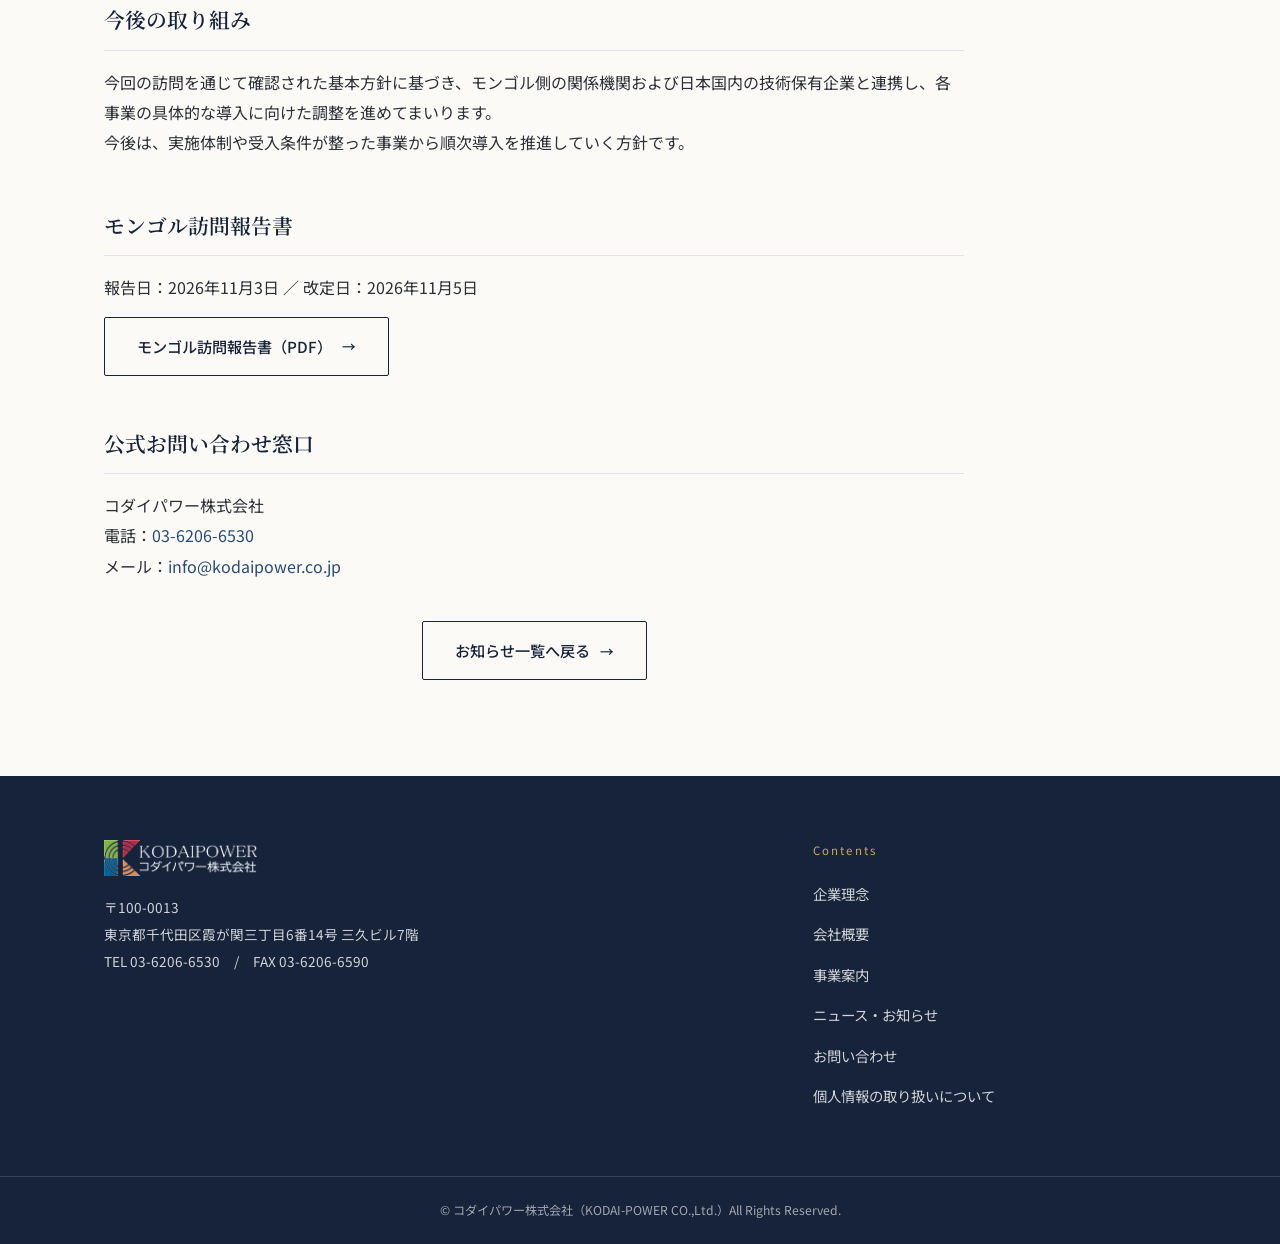
<file: mongolia-visit-report/index.html>
<!DOCTYPE html>
<html lang="ja">
<head>
<meta charset="UTF-8">
<meta name="robots" content="noindex, nofollow">
<meta name="viewport" content="width=device-width, initial-scale=1">
<title>モンゴルを訪問し、モンゴル政府と新技術導入に向けた技術協力・事業連携について協議｜コダイパワー株式会社</title>
<meta name="description" content="2026年10月のモンゴル訪問と、新技術導入に向けた技術協力・事業連携の協議に関する報告です。">
<link rel="icon" type="image/png" href="../assets/img/favicon.png">
<link rel="preconnect" href="https://fonts.googleapis.com">
<link rel="preconnect" href="https://fonts.gstatic.com" crossorigin>
<link href="https://fonts.googleapis.com/css2?family=Noto+Sans+JP:wght@400;500;700&family=Noto+Serif+JP:wght@500;600&display=swap" rel="stylesheet">
<link rel="stylesheet" href="../assets/css/style.css">
<link rel="stylesheet" href="../assets/css/revision.css">
</head>
<body class="page-news">

<a class="skip" href="#main">コンテンツへスキップ</a>

<header class="header">
  <div class="header__inner">

    <p class="logo">
      <a href="../">
        <img src="../assets/img/logo.png" alt="コダイパワー株式会社" width="200" height="40">
      </a>
    </p>

    <button class="navbtn" type="button" aria-label="メニューを開く" aria-expanded="false" aria-controls="gnav">
      <span></span><span></span><span></span>
    </button>

    <nav class="gnav" id="gnav" aria-label="グローバルナビゲーション">
      <ul class="gnav__list">
        <li><a href="../philosophy/" class="">企業理念</a></li>
        <li><a href="../company-profile/" class="">会社概要</a></li>

        <li class="has-sub">
          <a href="../business-information/" class="">事業案内</a>
          <button class="subbtn" type="button" aria-label="事業案内のサブメニューを開く" aria-expanded="false"></button>
          <ul class="subnav">
            <li><a href="../hormesis-therapy/">ホルミシス療法</a></li>
            <li><a href="../micb/">脱プラスチックの新素材「MiCb」</a></li>
            <li><a href="https://www.waravi.info/" target="_blank" rel="noopener" class="is-external">WARAVI</a></li>
            <li><a href="https://securitytalk.jp/" target="_blank" rel="noopener" class="is-external">Securitytalk</a></li>
          </ul>
        </li>

        <li><a href="../news/" class=" is-current">ニュース・お知らせ</a></li>
        <li><a href="../inquiry/" class="">お問い合わせ</a></li>
      </ul>
    </nav>

  </div>
</header>

<main id="main">
<div class="pagehead">
  <div class="inner">
    <h1 class="pagehead__title">ニュース・お知らせ</h1>
    <p class="pagehead__en">NEWS</p>  </div>
</div>
<nav class="breadcrumb" aria-label="現在地"><div class="inner"><ol><li><a href="../">ホーム</a></li><li><a href="../news/">ニュース・お知らせ</a></li><li>記事</li></ol></div></nav>
<div class="article"><div class="inner"><div class="article__body">
<p class="article__meta">活動報告 ／ 公開日：<time datetime="2026-11-03">2026年11月3日</time>（会談日：2026年10月29日）</p><h1 class="article__ttl article__ttl--mongolia">モンゴルを訪問し、モンゴル政府と新技術導入に向けた技術協力・事業連携について協議</h1><p class="lead">コダイパワー株式会社は、モンゴル政府関係者との間で継続して進めてきた日本の先進技術導入に関する協議を具体化するため、2026年10月、モンゴルを訪問しました。<br>今回の訪問では、モンゴル民主党指導部および関係機関との会談を通じて、環境・エネルギー・AI・情報通信などの分野における技術協力や事業連携について協議を行いました。<br>これまでの継続協議を踏まえ、今回の訪問により提案事業の導入に向けた基本的な方向性が固まり、今後、各事業を順次導入していく方針を確認しました。</p><figure class="report-hero"><img src="../assets/img/mongolia/meeting-group.jpg" alt="報告書掲載のモンゴル民主党関係者と日本側訪問団の集合写真"><figcaption>モンゴル民主党関係者と日本側訪問団（報告書掲載写真）</figcaption></figure><h2 class="ttl2">訪問の概要</h2><p>2026年10月29日、当社代表取締役の谷宥諄および前田雄吉氏（元衆議院議員）らは、モンゴル民主党指導部との会談を行いました。<br>また、訪問期間中には関係省庁・関連機関などを訪問し、日本の先進技術の導入や具体的な事業展開に向けた意見交換を行いました。</p><h2 class="ttl2">主な協議分野</h2><h3>環境改善と資源循環</h3><p>大気・土壌・水質汚染の低減に向けた技術や、高圧水技術による廃棄物処理・再利用など、現地の環境課題に応じた技術導入の可能性について意見交換しました。</p><h3>エネルギーと燃料加工</h3><p>新たな電力源の導入や燃料加工など、エネルギー分野における協力の可能性について協議しました。</p><h3>AIと情報通信インフラ</h3><p>AIデータセンターの設立に向けた協力の可能性や、情報セキュリティ、データのプライバシー保護・保管、先進的な通信技術について意見交換しました。</p><h2 class="ttl2">会談と関係機関への訪問</h2><div class="report-gallery"><figure><img src="../assets/img/mongolia/visit-1.jpg" alt="モンゴル民主党での会談（報告書掲載写真）" loading="lazy"><figcaption>モンゴル民主党での会談</figcaption></figure><figure><img src="../assets/img/mongolia/visit-2.jpg" alt="現地関係者との意見交換（報告書掲載写真）" loading="lazy"><figcaption>現地関係者との意見交換</figcaption></figure><figure><img src="../assets/img/mongolia/visit-3.jpg" alt="エネルギー省への訪問（報告書掲載写真）" loading="lazy"><figcaption>エネルギー省への訪問</figcaption></figure><figure><img src="../assets/img/mongolia/visit-4.jpg" alt="国防省関係者との記念撮影（報告書掲載写真）" loading="lazy"><figcaption>国防省関係者との記念撮影</figcaption></figure><figure><img src="../assets/img/mongolia/visit-5.jpg" alt="モンゴル議会施設への訪問（報告書掲載写真）" loading="lazy"><figcaption>モンゴル議会施設への訪問</figcaption></figure><figure><img src="../assets/img/mongolia/visit-6.jpg" alt="廃棄物再資源化関連団体への訪問（報告書掲載写真）" loading="lazy"><figcaption>廃棄物再資源化関連団体への訪問</figcaption></figure></div><h2 class="ttl2">今後の取り組み</h2><p>今回の訪問を通じて確認された基本方針に基づき、モンゴル側の関係機関および日本国内の技術保有企業と連携し、各事業の具体的な導入に向けた調整を進めてまいります。<br>今後は、実施体制や受入条件が整った事業から順次導入を推進していく方針です。</p><h2 class="ttl2">モンゴル訪問報告書</h2><p>報告日：2026年11月3日 ／ 改定日：2026年11月5日</p><p><a class="btn btn--ghost" href="../assets/reports/mongolia-report-20261105.pdf" target="_blank" rel="noopener">モンゴル訪問報告書（PDF）</a></p><h2 class="ttl2">公式お問い合わせ窓口</h2><p>コダイパワー株式会社<br>電話：<a href="tel:0362066530">03-6206-6530</a><br>メール：<a href="mailto:info@kodaipower.co.jp">info@kodaipower.co.jp</a></p><p class="btn-center"><a href="../news/" class="btn btn--ghost">お知らせ一覧へ戻る</a></p></div></div></div>
</main>

<footer class="footer">
  <div class="footer__inner">

    <div class="footer__brand">
      <img src="../assets/img/logo-white.png" alt="コダイパワー株式会社" width="200" height="40">
      <p class="footer__addr">
        〒100-0013<br>
        東京都千代田区霞が関三丁目6番14号 三久ビル7階<br>
        TEL 03-6206-6530　/　FAX 03-6206-6590      </p>
    </div>

    <nav class="footer__nav" aria-label="フッターナビゲーション">
      <p class="footer__navttl">Contents</p>
      <ul>
        <li><a href="../philosophy/">企業理念</a></li>
        <li><a href="../company-profile/">会社概要</a></li>
        <li><a href="../business-information/">事業案内</a></li>
        <li><a href="../news/">ニュース・お知らせ</a></li>
        <li><a href="../inquiry/">お問い合わせ</a></li>
        <li><a href="../privacy/">個人情報の取り扱いについて</a></li>
      </ul>
    </nav>

  </div>

  <p class="copyright">
    © コダイパワー株式会社（KODAI-POWER CO.,Ltd.）All Rights Reserved.
  </p>
</footer>

<script src="../assets/js/main.js" defer></script>
</body>
</html>
</file>
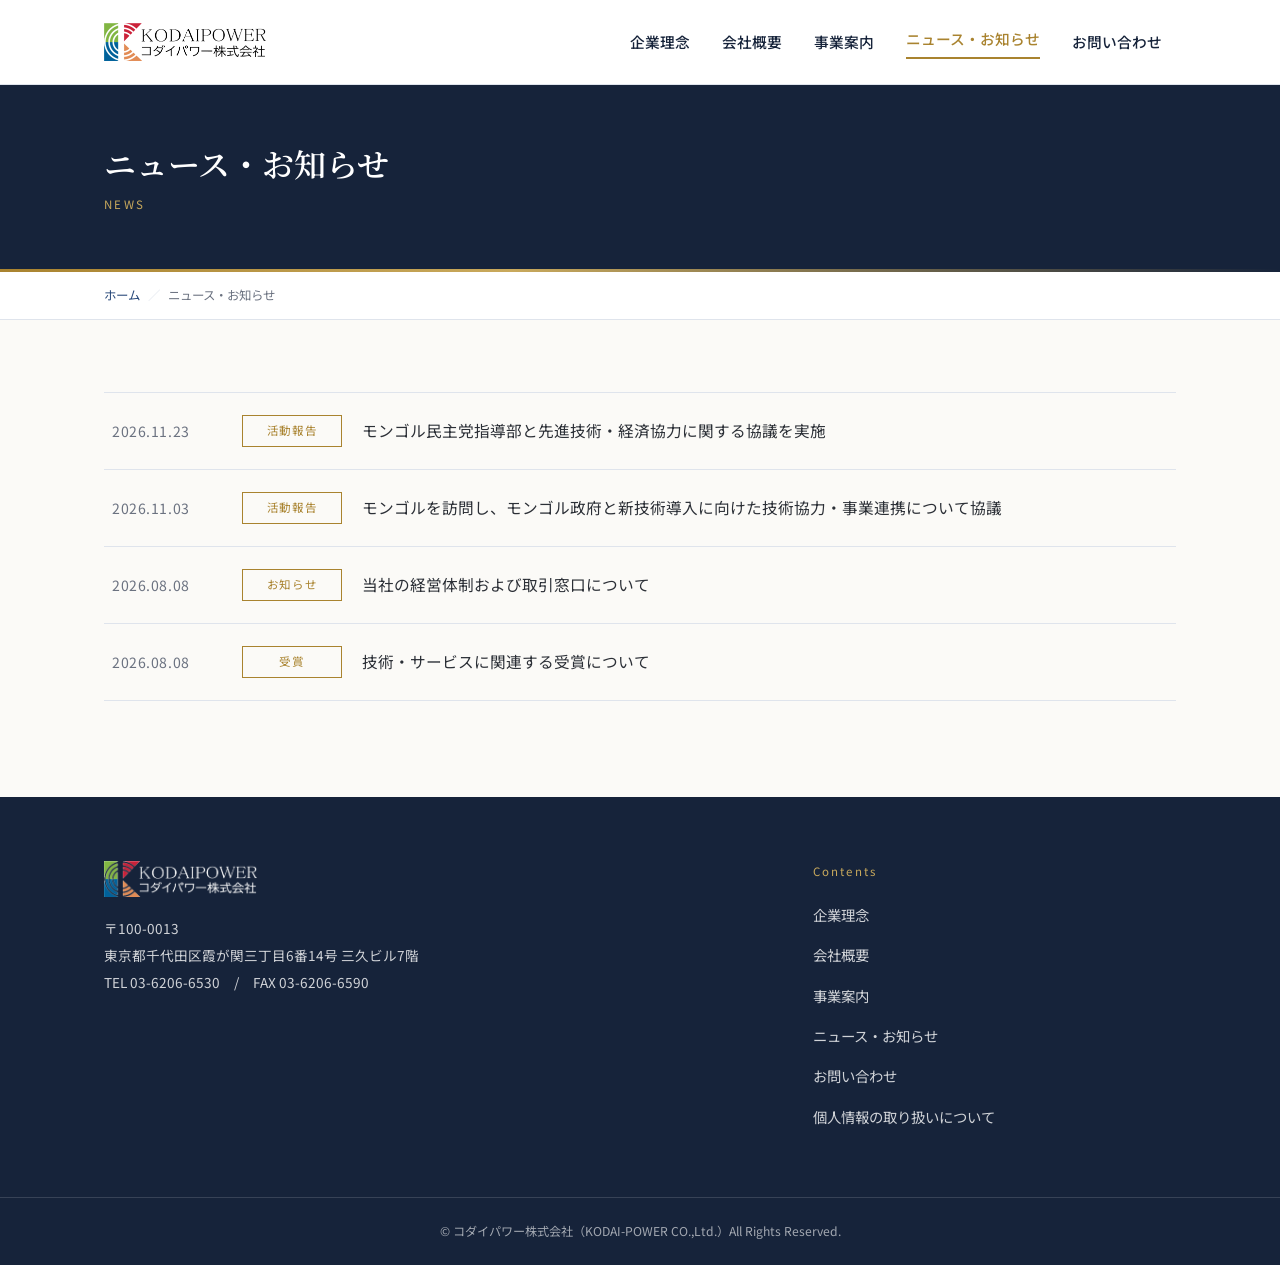
<file: news/index.html>
<!DOCTYPE html>
<html lang="ja">
<head>
<meta charset="UTF-8">
<meta name="robots" content="noindex, nofollow">
<meta name="viewport" content="width=device-width, initial-scale=1">
<title>ニュース・お知らせ｜コダイパワー株式会社</title>
<meta name="description" content="コダイパワー株式会社からのニュース・お知らせの一覧です。">
<link rel="icon" type="image/png" href="../assets/img/favicon.png">
<link rel="preconnect" href="https://fonts.googleapis.com">
<link rel="preconnect" href="https://fonts.gstatic.com" crossorigin>
<link href="https://fonts.googleapis.com/css2?family=Noto+Sans+JP:wght@400;500;700&family=Noto+Serif+JP:wght@500;600&display=swap" rel="stylesheet">
<link rel="stylesheet" href="../assets/css/style.css">
<link rel="stylesheet" href="../assets/css/revision.css">
</head>
<body class="page-news">

<a class="skip" href="#main">コンテンツへスキップ</a>

<header class="header">
  <div class="header__inner">

    <p class="logo">
      <a href="../">
        <img src="../assets/img/logo.png" alt="コダイパワー株式会社" width="200" height="40">
      </a>
    </p>

    <button class="navbtn" type="button" aria-label="メニューを開く" aria-expanded="false" aria-controls="gnav">
      <span></span><span></span><span></span>
    </button>

    <nav class="gnav" id="gnav" aria-label="グローバルナビゲーション">
      <ul class="gnav__list">
        <li><a href="../philosophy/" class="">企業理念</a></li>
        <li><a href="../company-profile/" class="">会社概要</a></li>

        <li class="has-sub">
          <a href="../business-information/" class="">事業案内</a>
          <button class="subbtn" type="button" aria-label="事業案内のサブメニューを開く" aria-expanded="false"></button>
          <ul class="subnav">
            <li><a href="../hormesis-therapy/">ホルミシス療法</a></li>
            <li><a href="../micb/">脱プラスチックの新素材「MiCb」</a></li>
            <li><a href="https://www.waravi.info/" target="_blank" rel="noopener" class="is-external">WARAVI</a></li>
            <li><a href="https://securitytalk.jp/" target="_blank" rel="noopener" class="is-external">Securitytalk</a></li>
          </ul>
        </li>

        <li><a href="../news/" class=" is-current">ニュース・お知らせ</a></li>
        <li><a href="../inquiry/" class="">お問い合わせ</a></li>
      </ul>
    </nav>

  </div>
</header>

<main id="main">
<div class="pagehead">
  <div class="inner">
    <h1 class="pagehead__title">ニュース・お知らせ</h1>
    <p class="pagehead__en">NEWS</p>  </div>
</div>

<nav class="breadcrumb" aria-label="現在地">
  <div class="inner">
    <ol>
      <li><a href="../">ホーム</a></li>
      <li>ニュース・お知らせ</li>
    </ol>
  </div>
</nav>

<div class="article">
  <div class="inner">
    <div class="article__body is-wide">

      <ul class="newslist">
                  <li>
                          <a href="../2026-11-23-news/">
                <span class="newslist__date"><time datetime="2026-11-23">2026.11.23</time></span>                <span class="newslist__cat">活動報告</span>
                <span class="newslist__ttl">モンゴル民主党指導部と先進技術・経済協力に関する協議を実施</span>
              </a>
                      </li>
                  <li>
                          <a href="../mongolia-visit-report/">
                <span class="newslist__date"><time datetime="2026-11-03">2026.11.03</time></span>                <span class="newslist__cat">活動報告</span>
                <span class="newslist__ttl">モンゴルを訪問し、モンゴル政府と新技術導入に向けた技術協力・事業連携について協議</span>
              </a>
                      </li>
                  <li>
                          <a href="../2026-01-20-news/">
                <span class="newslist__date"><time datetime="2026-08-08">2026.08.08</time></span>                <span class="newslist__cat">お知らせ</span>
                <span class="newslist__ttl">当社の経営体制および取引窓口について</span>
              </a>
                      </li>
                  <li>
                          <a href="../2025-05-12-news/">
                <span class="newslist__date"><time datetime="2026-08-08">2026.08.08</time></span>                <span class="newslist__cat">受賞</span>
                <span class="newslist__ttl">技術・サービスに関連する受賞について</span>
              </a>
                      </li>
              </ul>

    </div>
  </div>
</div>

</main>

<footer class="footer">
  <div class="footer__inner">

    <div class="footer__brand">
      <img src="../assets/img/logo-white.png" alt="コダイパワー株式会社" width="200" height="40">
      <p class="footer__addr">
        〒100-0013<br>
        東京都千代田区霞が関三丁目6番14号 三久ビル7階<br>
        TEL 03-6206-6530　/　FAX 03-6206-6590      </p>
    </div>

    <nav class="footer__nav" aria-label="フッターナビゲーション">
      <p class="footer__navttl">Contents</p>
      <ul>
        <li><a href="../philosophy/">企業理念</a></li>
        <li><a href="../company-profile/">会社概要</a></li>
        <li><a href="../business-information/">事業案内</a></li>
        <li><a href="../news/">ニュース・お知らせ</a></li>
        <li><a href="../inquiry/">お問い合わせ</a></li>
        <li><a href="../privacy/">個人情報の取り扱いについて</a></li>
      </ul>
    </nav>

  </div>

  <p class="copyright">
    © コダイパワー株式会社（KODAI-POWER CO.,Ltd.）All Rights Reserved.
  </p>
</footer>

<script src="../assets/js/main.js" defer></script>
</body>
</html>
</file>
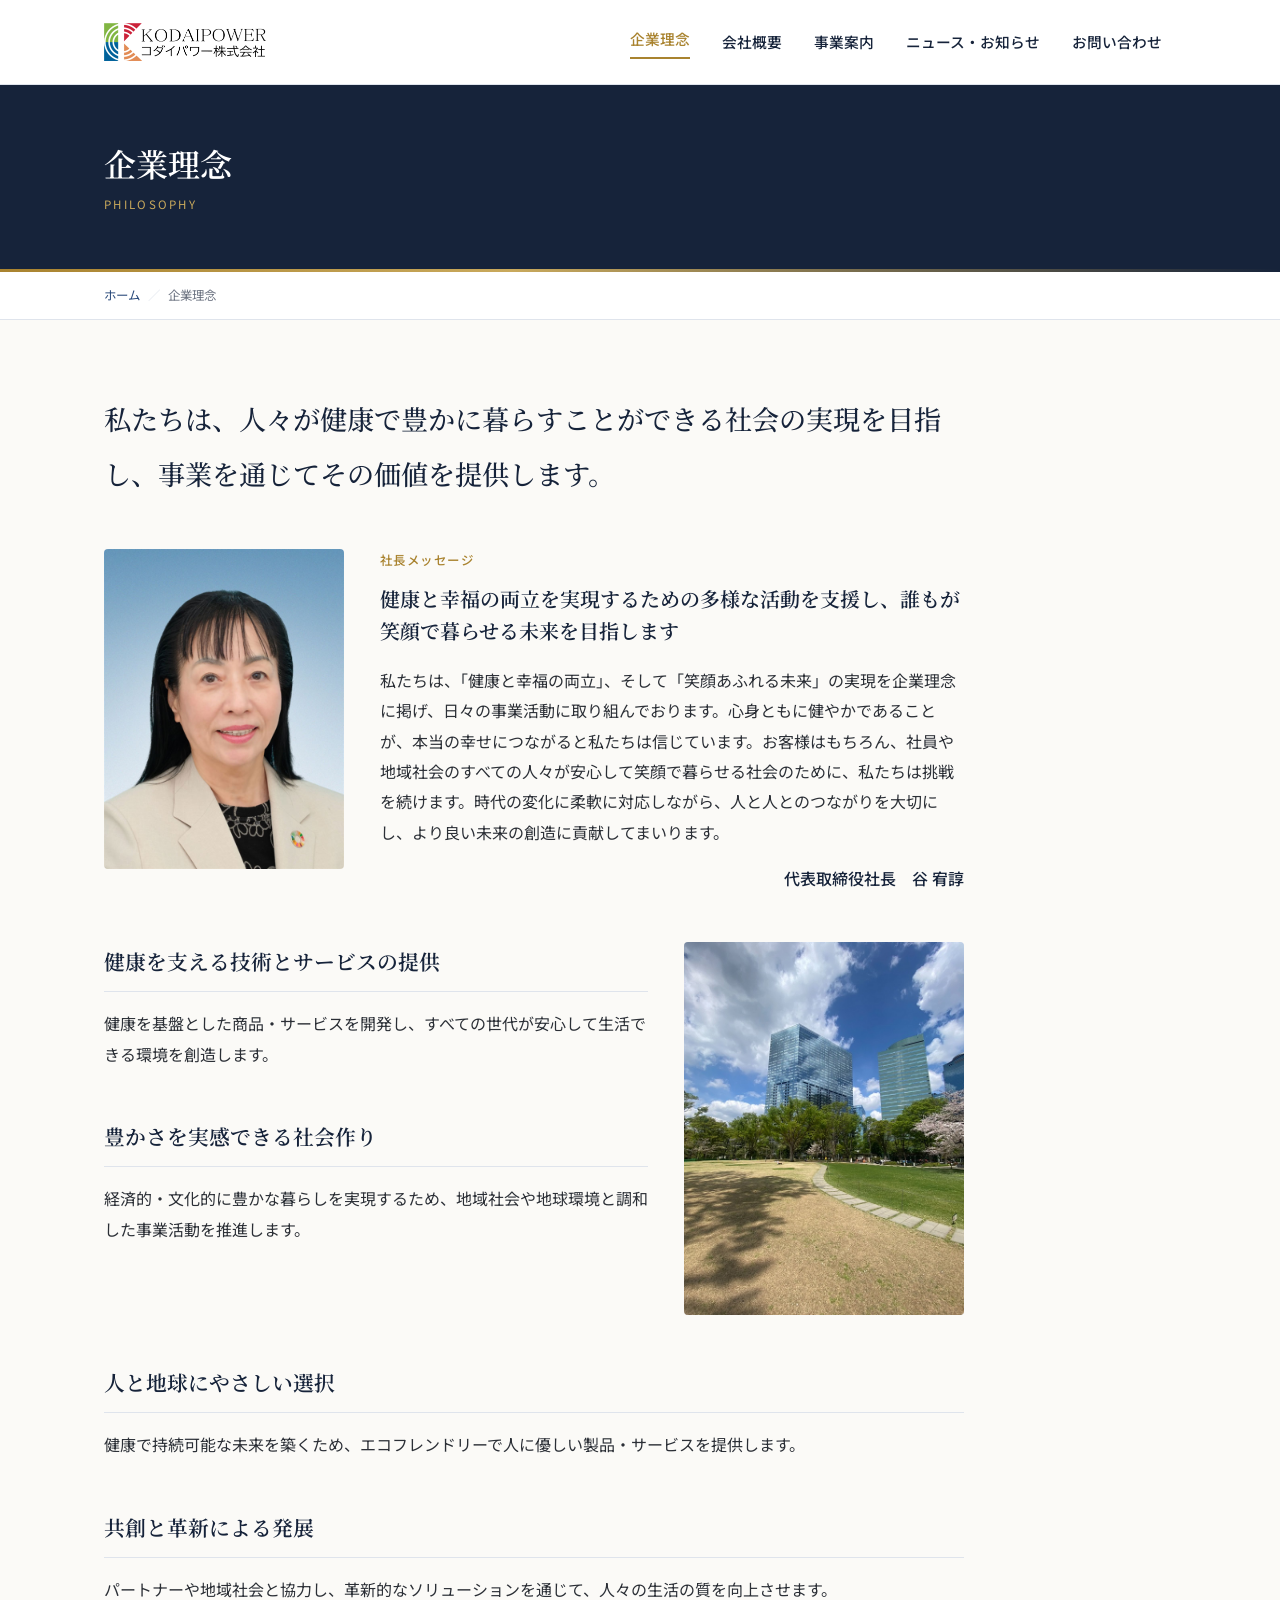
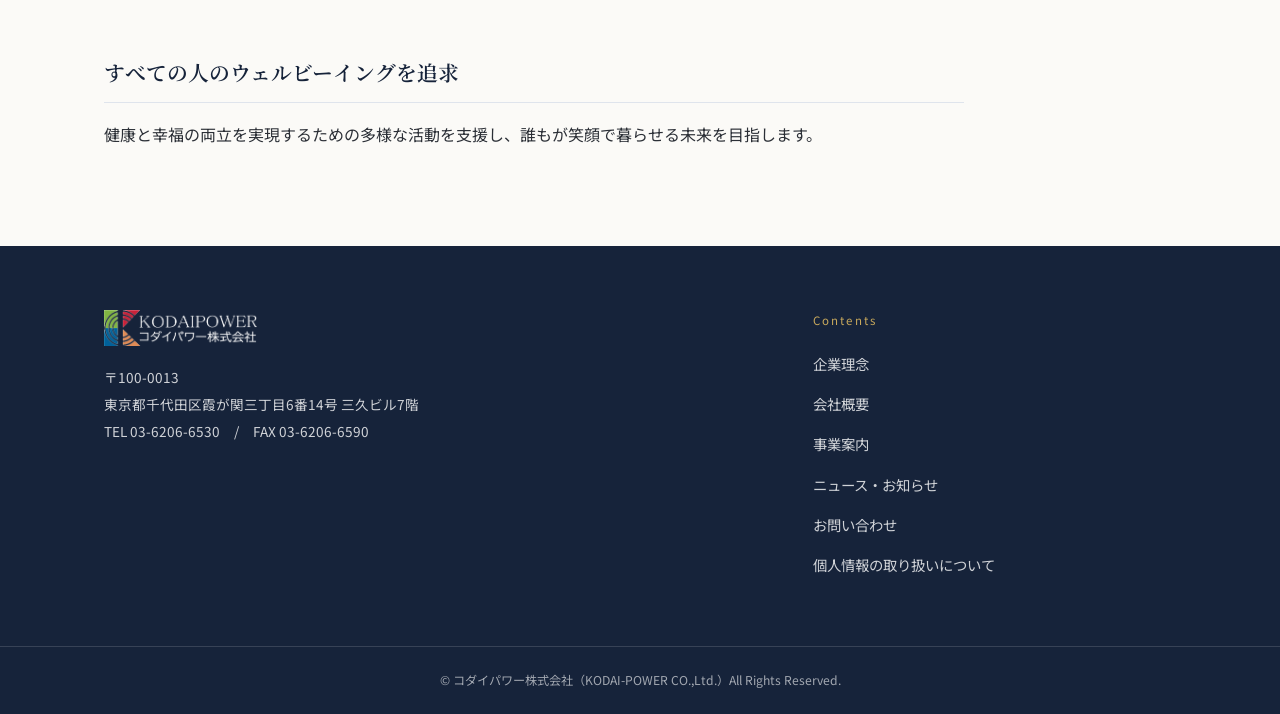
<file: philosophy/index.html>
<!DOCTYPE html>
<html lang="ja">
<head>
<meta charset="UTF-8">
<meta name="robots" content="noindex, nofollow">
<meta name="viewport" content="width=device-width, initial-scale=1">
<title>企業理念｜コダイパワー株式会社</title>
<meta name="description" content="コダイパワー株式会社の企業理念。私たちは、人々が健康で豊かに暮らすことができる社会の実現を目指し、事業を通じてその価値を提供します。">
<link rel="icon" type="image/png" href="../assets/img/favicon.png">
<link rel="preconnect" href="https://fonts.googleapis.com">
<link rel="preconnect" href="https://fonts.gstatic.com" crossorigin>
<link href="https://fonts.googleapis.com/css2?family=Noto+Sans+JP:wght@400;500;700&family=Noto+Serif+JP:wght@500;600&display=swap" rel="stylesheet">
<link rel="stylesheet" href="../assets/css/style.css">
<link rel="stylesheet" href="../assets/css/revision.css">
</head>
<body class="page-philosophy">

<a class="skip" href="#main">コンテンツへスキップ</a>

<header class="header">
  <div class="header__inner">

    <p class="logo">
      <a href="../">
        <img src="../assets/img/logo.png" alt="コダイパワー株式会社" width="200" height="40">
      </a>
    </p>

    <button class="navbtn" type="button" aria-label="メニューを開く" aria-expanded="false" aria-controls="gnav">
      <span></span><span></span><span></span>
    </button>

    <nav class="gnav" id="gnav" aria-label="グローバルナビゲーション">
      <ul class="gnav__list">
        <li><a href="../philosophy/" class=" is-current">企業理念</a></li>
        <li><a href="../company-profile/" class="">会社概要</a></li>

        <li class="has-sub">
          <a href="../business-information/" class="">事業案内</a>
          <button class="subbtn" type="button" aria-label="事業案内のサブメニューを開く" aria-expanded="false"></button>
          <ul class="subnav">
            <li><a href="../hormesis-therapy/">ホルミシス療法</a></li>
            <li><a href="../micb/">脱プラスチックの新素材「MiCb」</a></li>
            <li><a href="https://www.waravi.info/" target="_blank" rel="noopener" class="is-external">WARAVI</a></li>
            <li><a href="https://securitytalk.jp/" target="_blank" rel="noopener" class="is-external">Securitytalk</a></li>
          </ul>
        </li>

        <li><a href="../news/" class="">ニュース・お知らせ</a></li>
        <li><a href="../inquiry/" class="">お問い合わせ</a></li>
      </ul>
    </nav>

  </div>
</header>

<main id="main">
<div class="pagehead">
  <div class="inner">
    <h1 class="pagehead__title">企業理念</h1>
    <p class="pagehead__en">PHILOSOPHY</p>  </div>
</div>

<nav class="breadcrumb" aria-label="現在地">
  <div class="inner">
    <ol>
      <li><a href="../">ホーム</a></li>
      <li>企業理念</li>
    </ol>
  </div>
</nav>

<div class="article">
  <div class="inner">
    <div class="article__body">

      <p class="philosophy-lead" style="text-align:left;margin-bottom:48px;">
        私たちは、人々が健康で豊かに暮らすことができる社会の実現を目指し、事業を通じてその価値を提供します。
      </p>

      <div class="media media--portrait">
        <figure class="media__img">
          <img src="../assets/img/ceo.jpg" alt="代表取締役社長 谷 宥諄" loading="lazy">
        </figure>
        <div class="media__body">
          <p class="media__label">社長メッセージ</p>
          <h2 class="media__msg-ttl">健康と幸福の両立を実現するための多様な活動を支援し、誰もが笑顔で暮らせる未来を目指します</h2>
          <p>私たちは、「健康と幸福の両立」、そして「笑顔あふれる未来」の実現を企業理念に掲げ、日々の事業活動に取り組んでおります。心身ともに健やかであることが、本当の幸せにつながると私たちは信じています。お客様はもちろん、社員や地域社会のすべての人々が安心して笑顔で暮らせる社会のために、私たちは挑戦を続けます。時代の変化に柔軟に対応しながら、人と人とのつながりを大切にし、より良い未来の創造に貢献してまいります。</p>
          <p class="media__sign">代表取締役社長　谷 宥諄</p>
        </div>
      </div>

      <div class="media media--narrow-img">
        <div class="media__body">
          <h2 class="ttl2" style="margin-top:0;">健康を支える技術とサービスの提供</h2>
          <p>健康を基盤とした商品・サービスを開発し、すべての世代が安心して生活できる環境を創造します。</p>

          <h2 class="ttl2">豊かさを実感できる社会作り</h2>
          <p>経済的・文化的に豊かな暮らしを実現するため、地域社会や地球環境と調和した事業活動を推進します。</p>
        </div>
        <figure class="media__img">
          <img src="../assets/img/philosophy-building.jpg" alt="コダイパワー株式会社の拠点" loading="lazy">
        </figure>
      </div>

      <h2 class="ttl2">人と地球にやさしい選択</h2>
      <p>健康で持続可能な未来を築くため、エコフレンドリーで人に優しい製品・サービスを提供します。</p>

      <h2 class="ttl2">共創と革新による発展</h2>
      <p>パートナーや地域社会と協力し、革新的なソリューションを通じて、人々の生活の質を向上させます。</p>

      <h2 class="ttl2">すべての人のウェルビーイングを追求</h2>
      <p>健康と幸福の両立を実現するための多様な活動を支援し、誰もが笑顔で暮らせる未来を目指します。</p>
    </div>
  </div>
</div>

</main>

<footer class="footer">
  <div class="footer__inner">

    <div class="footer__brand">
      <img src="../assets/img/logo-white.png" alt="コダイパワー株式会社" width="200" height="40">
      <p class="footer__addr">
        〒100-0013<br>
        東京都千代田区霞が関三丁目6番14号 三久ビル7階<br>
        TEL 03-6206-6530　/　FAX 03-6206-6590      </p>
    </div>

    <nav class="footer__nav" aria-label="フッターナビゲーション">
      <p class="footer__navttl">Contents</p>
      <ul>
        <li><a href="../philosophy/">企業理念</a></li>
        <li><a href="../company-profile/">会社概要</a></li>
        <li><a href="../business-information/">事業案内</a></li>
        <li><a href="../news/">ニュース・お知らせ</a></li>
        <li><a href="../inquiry/">お問い合わせ</a></li>
        <li><a href="../privacy/">個人情報の取り扱いについて</a></li>
      </ul>
    </nav>

  </div>

  <p class="copyright">
    © コダイパワー株式会社（KODAI-POWER CO.,Ltd.）All Rights Reserved.
  </p>
</footer>

<script src="../assets/js/main.js" defer></script>
</body>
</html>
</file>
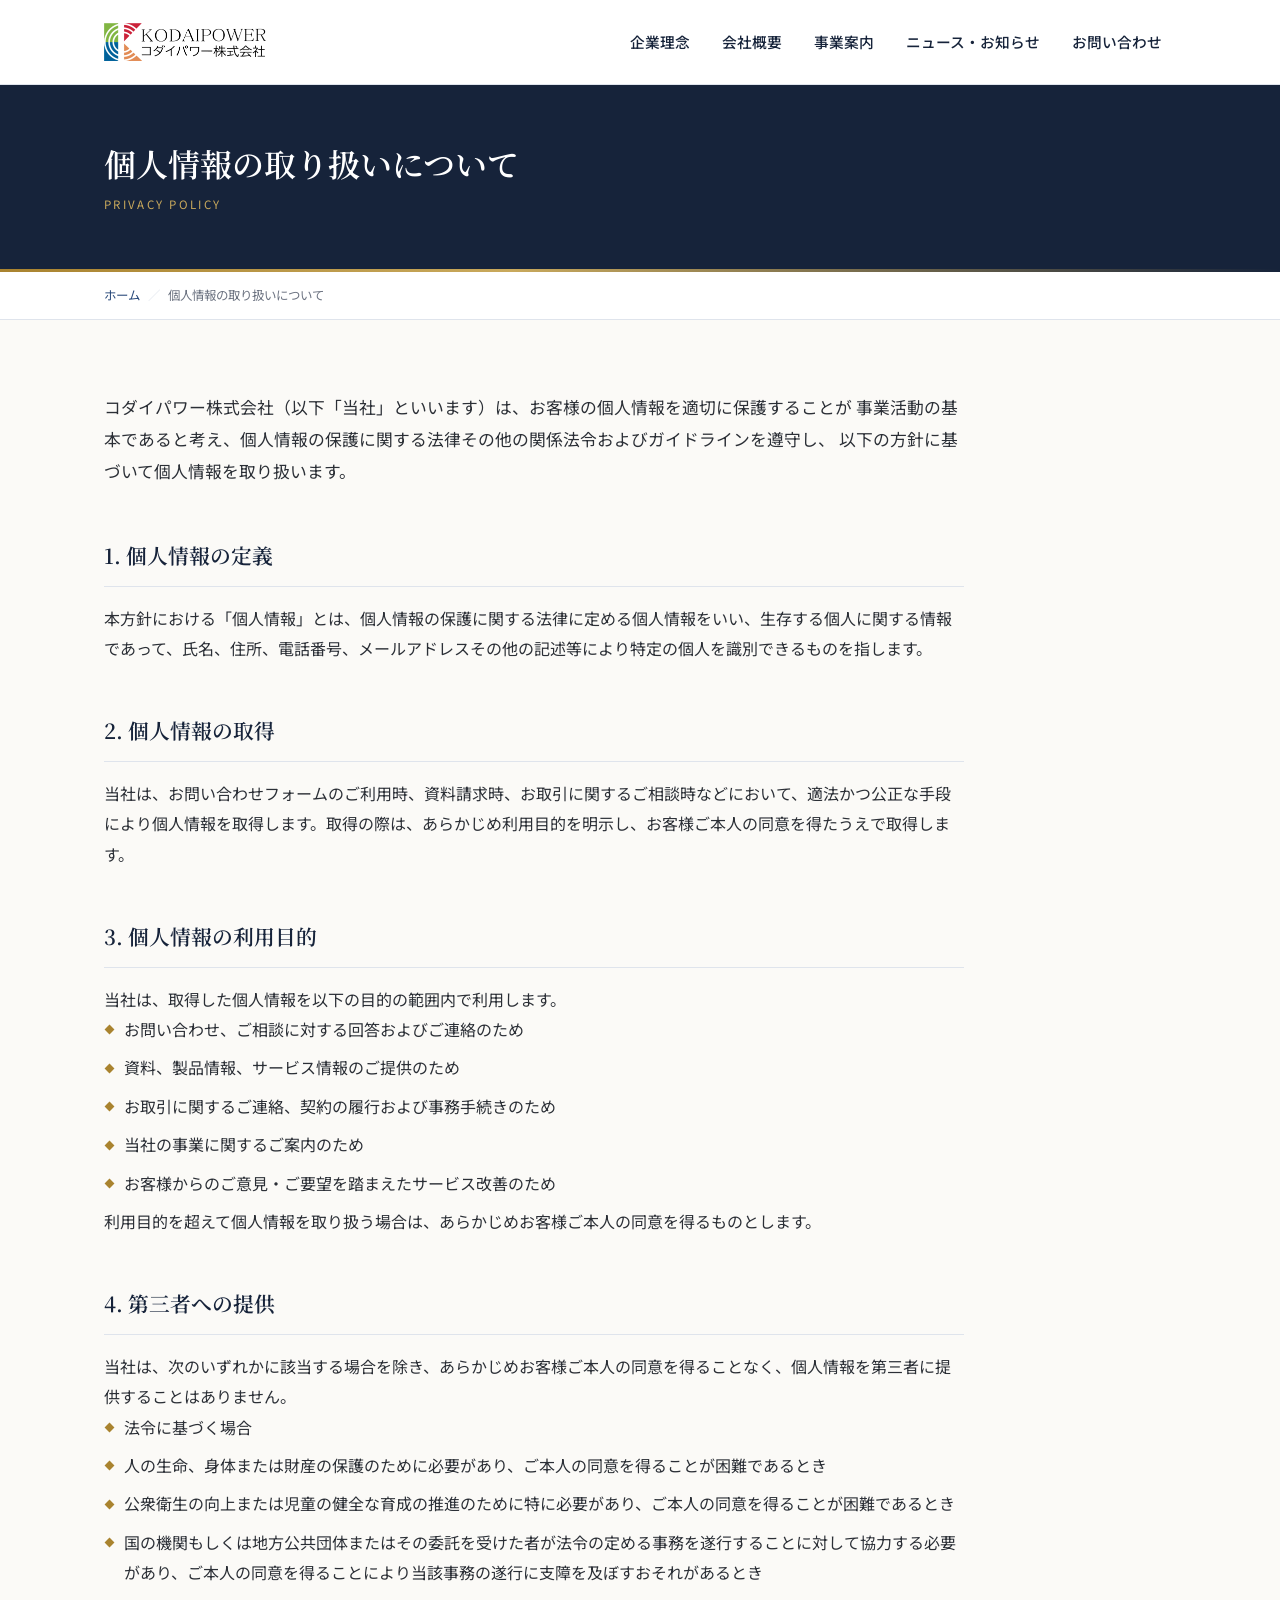
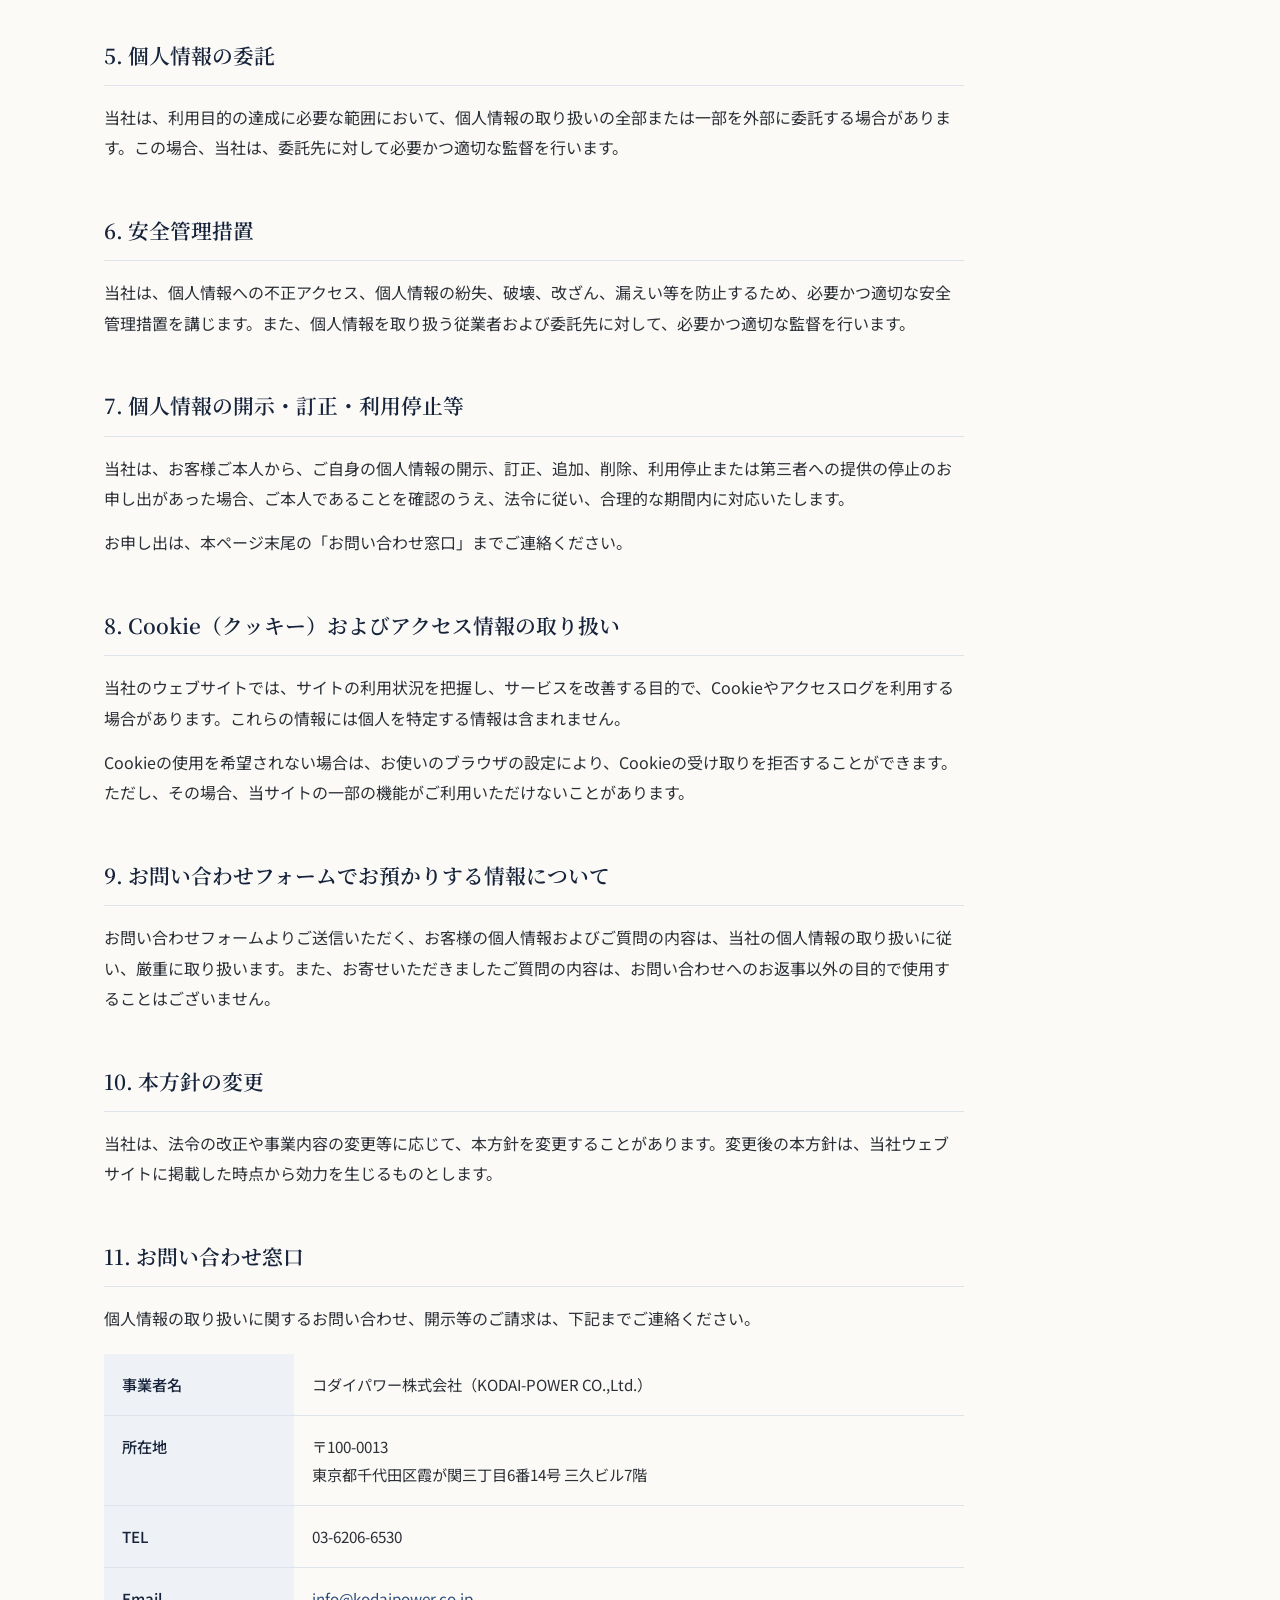
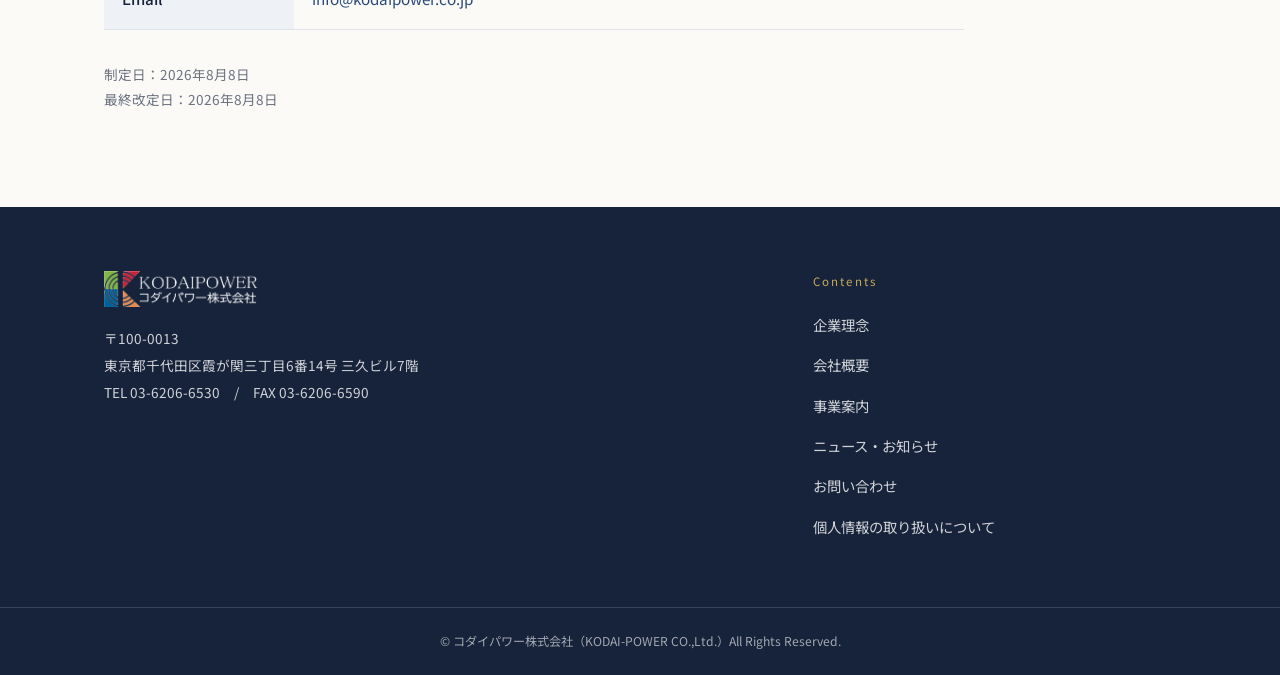
<file: privacy/index.html>
<!DOCTYPE html>
<html lang="ja">
<head>
<meta charset="UTF-8">
<meta name="robots" content="noindex, nofollow">
<meta name="viewport" content="width=device-width, initial-scale=1">
<title>個人情報の取り扱いについて／個人情報保護方針｜コダイパワー株式会社</title>
<meta name="description" content="コダイパワー株式会社の個人情報の取り扱いについて、および個人情報保護方針（プライバシーポリシー）です。">
<link rel="icon" type="image/png" href="../assets/img/favicon.png">
<link rel="preconnect" href="https://fonts.googleapis.com">
<link rel="preconnect" href="https://fonts.gstatic.com" crossorigin>
<link href="https://fonts.googleapis.com/css2?family=Noto+Sans+JP:wght@400;500;700&family=Noto+Serif+JP:wght@500;600&display=swap" rel="stylesheet">
<link rel="stylesheet" href="../assets/css/style.css">
<link rel="stylesheet" href="../assets/css/revision.css">
</head>
<body class="page-privacy">

<a class="skip" href="#main">コンテンツへスキップ</a>

<header class="header">
  <div class="header__inner">

    <p class="logo">
      <a href="../">
        <img src="../assets/img/logo.png" alt="コダイパワー株式会社" width="200" height="40">
      </a>
    </p>

    <button class="navbtn" type="button" aria-label="メニューを開く" aria-expanded="false" aria-controls="gnav">
      <span></span><span></span><span></span>
    </button>

    <nav class="gnav" id="gnav" aria-label="グローバルナビゲーション">
      <ul class="gnav__list">
        <li><a href="../philosophy/" class="">企業理念</a></li>
        <li><a href="../company-profile/" class="">会社概要</a></li>

        <li class="has-sub">
          <a href="../business-information/" class="">事業案内</a>
          <button class="subbtn" type="button" aria-label="事業案内のサブメニューを開く" aria-expanded="false"></button>
          <ul class="subnav">
            <li><a href="../hormesis-therapy/">ホルミシス療法</a></li>
            <li><a href="../micb/">脱プラスチックの新素材「MiCb」</a></li>
            <li><a href="https://www.waravi.info/" target="_blank" rel="noopener" class="is-external">WARAVI</a></li>
            <li><a href="https://securitytalk.jp/" target="_blank" rel="noopener" class="is-external">Securitytalk</a></li>
          </ul>
        </li>

        <li><a href="../news/" class="">ニュース・お知らせ</a></li>
        <li><a href="../inquiry/" class="">お問い合わせ</a></li>
      </ul>
    </nav>

  </div>
</header>

<main id="main">
<div class="pagehead">
  <div class="inner">
    <h1 class="pagehead__title">個人情報の取り扱いについて</h1>
    <p class="pagehead__en">PRIVACY POLICY</p>  </div>
</div>

<nav class="breadcrumb" aria-label="現在地">
  <div class="inner">
    <ol>
      <li><a href="../">ホーム</a></li>
      <li>個人情報の取り扱いについて</li>
    </ol>
  </div>
</nav>

<div class="article">
  <div class="inner">
    <div class="article__body">

      <p class="lead">
        コダイパワー株式会社（以下「当社」といいます）は、お客様の個人情報を適切に保護することが
        事業活動の基本であると考え、個人情報の保護に関する法律その他の関係法令およびガイドラインを遵守し、
        以下の方針に基づいて個人情報を取り扱います。
      </p>

      <h2 class="ttl2">1. 個人情報の定義</h2>
      <p>本方針における「個人情報」とは、個人情報の保護に関する法律に定める個人情報をいい、生存する個人に関する情報であって、氏名、住所、電話番号、メールアドレスその他の記述等により特定の個人を識別できるものを指します。</p>

      <h2 class="ttl2">2. 個人情報の取得</h2>
      <p>当社は、お問い合わせフォームのご利用時、資料請求時、お取引に関するご相談時などにおいて、適法かつ公正な手段により個人情報を取得します。取得の際は、あらかじめ利用目的を明示し、お客様ご本人の同意を得たうえで取得します。</p>

      <h2 class="ttl2">3. 個人情報の利用目的</h2>
      <p>当社は、取得した個人情報を以下の目的の範囲内で利用します。</p>
      <ul class="list">
        <li>お問い合わせ、ご相談に対する回答およびご連絡のため</li>
        <li>資料、製品情報、サービス情報のご提供のため</li>
        <li>お取引に関するご連絡、契約の履行および事務手続きのため</li>
        <li>当社の事業に関するご案内のため</li>
        <li>お客様からのご意見・ご要望を踏まえたサービス改善のため</li>
      </ul>
      <p>利用目的を超えて個人情報を取り扱う場合は、あらかじめお客様ご本人の同意を得るものとします。</p>

      <h2 class="ttl2">4. 第三者への提供</h2>
      <p>当社は、次のいずれかに該当する場合を除き、あらかじめお客様ご本人の同意を得ることなく、個人情報を第三者に提供することはありません。</p>
      <ul class="list">
        <li>法令に基づく場合</li>
        <li>人の生命、身体または財産の保護のために必要があり、ご本人の同意を得ることが困難であるとき</li>
        <li>公衆衛生の向上または児童の健全な育成の推進のために特に必要があり、ご本人の同意を得ることが困難であるとき</li>
        <li>国の機関もしくは地方公共団体またはその委託を受けた者が法令の定める事務を遂行することに対して協力する必要があり、ご本人の同意を得ることにより当該事務の遂行に支障を及ぼすおそれがあるとき</li>
      </ul>

      <h2 class="ttl2">5. 個人情報の委託</h2>
      <p>当社は、利用目的の達成に必要な範囲において、個人情報の取り扱いの全部または一部を外部に委託する場合があります。この場合、当社は、委託先に対して必要かつ適切な監督を行います。</p>

      <h2 class="ttl2">6. 安全管理措置</h2>
      <p>当社は、個人情報への不正アクセス、個人情報の紛失、破壊、改ざん、漏えい等を防止するため、必要かつ適切な安全管理措置を講じます。また、個人情報を取り扱う従業者および委託先に対して、必要かつ適切な監督を行います。</p>

      <h2 class="ttl2">7. 個人情報の開示・訂正・利用停止等</h2>
      <p>当社は、お客様ご本人から、ご自身の個人情報の開示、訂正、追加、削除、利用停止または第三者への提供の停止のお申し出があった場合、ご本人であることを確認のうえ、法令に従い、合理的な期間内に対応いたします。</p>
      <p>お申し出は、本ページ末尾の「お問い合わせ窓口」までご連絡ください。</p>

      <h2 class="ttl2">8. Cookie（クッキー）およびアクセス情報の取り扱い</h2>
      <p>当社のウェブサイトでは、サイトの利用状況を把握し、サービスを改善する目的で、Cookieやアクセスログを利用する場合があります。これらの情報には個人を特定する情報は含まれません。</p>
      <p>Cookieの使用を希望されない場合は、お使いのブラウザの設定により、Cookieの受け取りを拒否することができます。ただし、その場合、当サイトの一部の機能がご利用いただけないことがあります。</p>

      <h2 class="ttl2">9. お問い合わせフォームでお預かりする情報について</h2>
      <p>お問い合わせフォームよりご送信いただく、お客様の個人情報およびご質問の内容は、当社の個人情報の取り扱いに従い、厳重に取り扱います。また、お寄せいただきましたご質問の内容は、お問い合わせへのお返事以外の目的で使用することはございません。</p>

      <h2 class="ttl2">10. 本方針の変更</h2>
      <p>当社は、法令の改正や事業内容の変更等に応じて、本方針を変更することがあります。変更後の本方針は、当社ウェブサイトに掲載した時点から効力を生じるものとします。</p>

      <h2 class="ttl2">11. お問い合わせ窓口</h2>
      <p>個人情報の取り扱いに関するお問い合わせ、開示等のご請求は、下記までご連絡ください。</p>

      <table class="table" style="margin-top:20px;">
        <tbody>
          <tr><th>事業者名</th><td>コダイパワー株式会社（KODAI-POWER CO.,Ltd.）</td></tr>
          <tr><th>所在地</th><td>〒100-0013<br>東京都千代田区霞が関三丁目6番14号 三久ビル7階</td></tr>
          <tr><th>TEL</th><td>03-6206-6530</td></tr>
          <tr><th>Email</th><td><a href="mailto:info@kodaipower.co.jp">info@kodaipower.co.jp</a></td></tr>
        </tbody>
      </table>

      <p class="note" style="margin-top:32px;">
        制定日：2026年8月8日<br>
        最終改定日：2026年8月8日
      </p>
    </div>
  </div>
</div>

</main>

<footer class="footer">
  <div class="footer__inner">

    <div class="footer__brand">
      <img src="../assets/img/logo-white.png" alt="コダイパワー株式会社" width="200" height="40">
      <p class="footer__addr">
        〒100-0013<br>
        東京都千代田区霞が関三丁目6番14号 三久ビル7階<br>
        TEL 03-6206-6530　/　FAX 03-6206-6590      </p>
    </div>

    <nav class="footer__nav" aria-label="フッターナビゲーション">
      <p class="footer__navttl">Contents</p>
      <ul>
        <li><a href="../philosophy/">企業理念</a></li>
        <li><a href="../company-profile/">会社概要</a></li>
        <li><a href="../business-information/">事業案内</a></li>
        <li><a href="../news/">ニュース・お知らせ</a></li>
        <li><a href="../inquiry/">お問い合わせ</a></li>
        <li><a href="../privacy/">個人情報の取り扱いについて</a></li>
      </ul>
    </nav>

  </div>

  <p class="copyright">
    © コダイパワー株式会社（KODAI-POWER CO.,Ltd.）All Rights Reserved.
  </p>
</footer>

<script src="../assets/js/main.js" defer></script>
</body>
</html>
</file>
<file: assets/css/style.css>
@charset "UTF-8";

/* =========================================================
   コダイパワー株式会社 — スタイルシート
   色や余白を変えたいときは、まず下の :root の値を書き換えてください。
   ========================================================= */

:root {
  /* 色 */
  --ink:      #16233a;  /* 濃紺（見出し・ヘッダー） */
  --indigo:   #2a4a7b;  /* 藍（リンク・アクセント） */
  --gold:     #a9832f;  /* 金茶（差し色・罫線） */
  --gold-lt:  #c9a95c;
  --paper:    #fbfaf7;  /* 背景（温かみのある白） */
  --mist:     #eef1f5;  /* 淡いグレー背景 */
  --line:     #dfe4ec;  /* 罫線 */
  --text:     #2b2f36;  /* 本文 */
  --text-lt:  #6b7280;  /* 補足テキスト */
  --white:    #ffffff;
  --alert:    #b03a2e;  /* 必須マーク・エラー */

  /* 余白・幅 */
  --wrap:     1120px;
  --gutter:   24px;
  --header-h: 84px;

  /* 書体 */
  --serif: "Noto Serif JP", "Yu Mincho", "游明朝", serif;
  --sans:  "Noto Sans JP", "Hiragino Kaku Gothic ProN", "Yu Gothic", sans-serif;
}

/* ---------- リセット ---------- */
*, *::before, *::after { box-sizing: border-box; }
html {
  scroll-behavior: smooth;
  /* 画面外に待機しているスマホメニューが横スクロールを生まないようにする
     （clip は sticky ヘッダーを壊さずに切り取れます） */
  overflow-x: clip;
}
body {
  margin: 0;
  font-family: var(--sans);
  font-size: 16px;
  line-height: 1.9;
  color: var(--text);
  background: var(--paper);
  -webkit-font-smoothing: antialiased;
}
img { max-width: 100%; height: auto; vertical-align: bottom; }
a { color: var(--indigo); text-decoration: none; transition: opacity .2s, color .2s; }
a:hover { opacity: .7; }
ul, ol { padding: 0; margin: 0; list-style: none; }
h1, h2, h3, h4, p { margin: 0; }
button { font: inherit; cursor: pointer; border: none; background: none; }
:focus-visible { outline: 2px solid var(--gold); outline-offset: 3px; }

@media (prefers-reduced-motion: reduce) {
  * { animation: none !important; transition: none !important; scroll-behavior: auto !important; }
}

/* スキップリンク */
.skip {
  position: absolute; left: -9999px; top: 0; z-index: 999;
  padding: 10px 16px; background: var(--ink); color: #fff;
}
.skip:focus { left: 0; }

/* ---------- 共通パーツ ---------- */
.inner { width: 100%; max-width: var(--wrap); margin-inline: auto; padding-inline: var(--gutter); }

.section { padding: 80px 0; }
.section--mist { background: var(--mist); }

/* 見出し（金の縦罫つき） */
.ttl {
  font-family: var(--serif);
  font-weight: 600;
  font-size: 1.75rem;
  line-height: 1.5;
  color: var(--ink);
  padding-left: 16px;
  border-left: 3px solid var(--gold);
  margin-bottom: 28px;
}
.ttl__en {
  display: block;
  font-family: var(--sans);
  font-size: .72rem;
  font-weight: 500;
  letter-spacing: .18em;
  color: var(--gold);
  margin-top: 6px;
}

/* 中見出し */
.ttl2 {
  font-family: var(--serif);
  font-weight: 600;
  font-size: 1.3rem;
  color: var(--ink);
  margin: 48px 0 16px;
  padding-bottom: 10px;
  border-bottom: 1px solid var(--line);
}
.ttl3 {
  font-weight: 700;
  font-size: 1.05rem;
  color: var(--indigo);
  margin: 28px 0 8px;
}

.lead { font-size: 1.05rem; margin-bottom: 24px; }
p + p { margin-top: 14px; }
.note { font-size: .85rem; color: var(--text-lt); line-height: 1.8; }

/* 箇条書き */
.list li {
  position: relative;
  padding-left: 20px;
  margin-bottom: 8px;
}
.list li::before {
  content: "";
  position: absolute; left: 2px; top: .78em;
  width: 7px; height: 7px;
  background: var(--gold);
  transform: rotate(45deg);
}
.list--star li { padding-left: 22px; }
.list--star li::before {
  content: "★";
  background: none; transform: none;
  top: 0; left: 0;
  color: var(--gold);
  font-size: .85em;
}

/* ボタン */
.btn {
  display: inline-flex; align-items: center; gap: 10px;
  padding: 14px 32px;
  background: var(--ink);
  color: #fff;
  font-size: .95rem; font-weight: 500;
  border-radius: 2px;
  transition: background .25s;
}
.btn::after { content: "→"; font-size: .9em; }
.btn:hover { background: var(--indigo); opacity: 1; }
.btn--ghost { background: transparent; color: var(--ink); border: 1px solid var(--ink); }
.btn--ghost:hover { background: var(--ink); color: #fff; }
.btn--lg { padding: 18px 48px; font-size: 1rem; }
.btn-center { text-align: center; margin-top: 40px; }

/* テーブル */
.table { width: 100%; border-collapse: collapse; font-size: .95rem; }
.table th, .table td {
  padding: 16px 18px;
  border-bottom: 1px solid var(--line);
  text-align: left;
  vertical-align: top;
}
.table th {
  width: 190px;
  font-weight: 500;
  color: var(--ink);
  background: var(--mist);
}
/* 役員一覧 */
.table-scroll { overflow-x: auto; }
.table-scroll .table--officers {
  min-width: 0;
  max-width: 720px;
  table-layout: fixed;
}
.table--officers thead {
  position: absolute;
  width: 1px;
  height: 1px;
  overflow: hidden;
  clip-path: inset(50%);
}
.table--officers tbody tr:nth-child(odd) { background: #f0f2f5; }
.table--officers td {
  padding: 14px clamp(12px, 3vw, 38px);
  color: var(--ink);
  vertical-align: middle;
  line-height: 1.5;
  overflow-wrap: anywhere;
}
.table--officers td:first-child {
  width: 44%;
  font-size: clamp(.875rem, 2.6vw, 1.05rem);
  font-weight: 700;
}
.table--officers td + td {
  position: relative;
  font-size: clamp(.95rem, 3vw, 1.2rem);
  font-weight: 700;
}
.table--officers td + td::before {
  content: "";
  position: absolute;
  left: 0;
  top: 50%;
  width: 2px;
  height: 1em;
  transform: translateY(-50%);
  background: var(--gold);
}

/* ---------- ヘッダー ---------- */
.header {
  position: sticky; top: 0; z-index: 100;
  background: rgba(255,255,255,.96);
  backdrop-filter: blur(6px);
  border-bottom: 1px solid var(--line);
}
.header__inner {
  max-width: var(--wrap);
  margin-inline: auto;
  padding-inline: var(--gutter);
  height: var(--header-h);
  display: flex; align-items: center; justify-content: space-between;
  gap: 24px;
}
.logo a { display: flex; align-items: center; gap: 12px; }
.logo img { width: auto; height: 38px; }
.logo__corp { font-size: .68rem; color: var(--text-lt); letter-spacing: .02em; white-space: nowrap; }

.gnav__list { display: flex; align-items: center; gap: 4px; }
.gnav__list > li { position: relative; }
.gnav__list > li > a {
  display: block;
  padding: 12px 14px;
  font-size: .92rem;
  font-weight: 500;
  color: var(--ink);
  white-space: nowrap;
}
.gnav__list > li > a:hover { color: var(--gold); opacity: 1; }
.gnav__list > li > a.is-current { color: var(--gold); }
.gnav__list > li > a.is-current::after {
  content: ""; display: block;
  height: 2px; margin-top: 4px;
  background: var(--gold);
}

/* サブメニュー */
.subnav {
  position: absolute; top: 100%; left: 0;
  min-width: 290px;
  background: var(--ink);
  padding: 8px 0;
  opacity: 0; visibility: hidden;
  transform: translateY(-6px);
  transition: opacity .25s, transform .25s, visibility .25s;
}
.has-sub:hover .subnav,
.has-sub:focus-within .subnav { opacity: 1; visibility: visible; transform: translateY(0); }
.subnav a {
  display: block;
  padding: 11px 20px;
  color: #fff;
  font-size: .88rem;
}
.subnav a:hover { background: var(--indigo); opacity: 1; }
.subbtn { display: none; }

/* ハンバーガー */
.navbtn { display: none; width: 44px; height: 44px; position: relative; }
.navbtn span {
  position: absolute; left: 10px;
  width: 24px; height: 2px;
  background: var(--ink);
  transition: transform .3s, opacity .3s;
}
.navbtn span:nth-child(1) { top: 14px; }
.navbtn span:nth-child(2) { top: 21px; }
.navbtn span:nth-child(3) { top: 28px; }
.navbtn.is-open span:nth-child(1) { transform: translateY(7px) rotate(45deg); }
.navbtn.is-open span:nth-child(2) { opacity: 0; }
.navbtn.is-open span:nth-child(3) { transform: translateY(-7px) rotate(-45deg); }

/* ---------- 下層ページ見出し ---------- */
.pagehead {
  background: var(--ink);
  color: #fff;
  padding: 56px 0;
  position: relative;
}
.pagehead::after {
  content: ""; position: absolute; left: 0; bottom: 0;
  width: 100%; height: 3px;
  background: linear-gradient(90deg, var(--gold) 0%, var(--gold-lt) 40%, transparent 100%);
}
.pagehead__title {
  font-family: var(--serif);
  font-size: 2rem;
  font-weight: 600;
  line-height: 1.4;
}
.pagehead__en {
  font-size: .72rem;
  letter-spacing: .2em;
  color: var(--gold-lt);
  margin-top: 8px;
}

/* ---------- パンくず ---------- */
.breadcrumb { border-bottom: 1px solid var(--line); background: #fff; }
.breadcrumb ol { display: flex; flex-wrap: wrap; gap: 8px; padding: 12px 0; font-size: .78rem; color: var(--text-lt); }
.breadcrumb li:not(:last-child)::after { content: "／"; margin-left: 8px; color: var(--line); }

/* ---------- 記事本文の器 ---------- */
.article { padding: 72px 0 96px; }
.article__body { max-width: 860px; }
.article__body.is-wide { max-width: 100%; }

/* ---------- トップページ ---------- */

/* ヒーロー（PC）
   画像を全面に敷き、左から濃紺のグラデーションを重ねて文字を読ませる */
.hero {
  position: relative;
  min-height: 520px;
  display: flex; align-items: center;
  background: var(--ink);
  color: #fff;
  overflow: hidden;
}
.hero__media {
  position: absolute; inset: 0;
  background: url("../img/hero.jpg") center 30% / cover no-repeat;
}
.hero__media::after {
  content: ""; position: absolute; inset: 0;
  background: linear-gradient(90deg, rgba(22,35,58,.90) 0%, rgba(22,35,58,.72) 45%, rgba(22,35,58,.30) 100%);
}
.hero__inner { position: relative; z-index: 1; }
.hero__catch {
  font-family: var(--serif);
  font-size: clamp(1.7rem, 4vw, 2.75rem);
  font-weight: 600;
  line-height: 1.65;
  letter-spacing: .02em;
}
.hero__catch .mark {
  background: linear-gradient(transparent 68%, rgba(169,131,47,.55) 68%);
}
.hero__text { margin-top: 24px; max-width: 620px; font-size: 1rem; }

/* 事業カード */
.cards {
  display: grid;
  grid-template-columns: repeat(3, 1fr);
  gap: 28px;
}
.card {
  display: flex; flex-direction: column;
  background: #fff;
  border: 1px solid var(--line);
  transition: transform .28s, box-shadow .28s;
}
.card:hover { transform: translateY(-4px); box-shadow: 0 12px 28px rgba(22,35,58,.10); opacity: 1; }
.card__img { aspect-ratio: 16 / 10; overflow: hidden; background: var(--mist); }
.card__img img { width: 100%; height: 100%; object-fit: cover; }
.card__body { padding: 24px 22px 28px; display: flex; flex-direction: column; flex: 1; }
.card__ttl {
  font-family: var(--serif);
  font-size: 1.1rem; font-weight: 600;
  color: var(--ink);
  line-height: 1.55;
  margin-bottom: 12px;
}
.card__text { font-size: .9rem; line-height: 1.85; color: var(--text); flex: 1; }
.card__more {
  display: inline-flex; align-items: center; gap: 8px;
  margin-top: 18px;
  font-size: .85rem; font-weight: 500;
  color: var(--gold);
}
.card__more::after { content: "→"; }

/* 外部リンク（別タブで開くもの）には ↗ を付ける */
.card.is-external .card__more::after { content: "↗"; }
.subnav a.is-external::after {
  content: "↗";
  margin-left: 6px;
  font-size: .85em;
  opacity: .7;
}

/* 理念の抜粋（トップ） */
.philosophy-lead {
  text-align: center;
  font-family: var(--serif);
  font-size: clamp(1.2rem, 2.6vw, 1.7rem);
  font-weight: 500;
  line-height: 2;
  color: var(--ink);
}

/* ---------- 新着情報 ---------- */
.newslist { border-top: 1px solid var(--line); }
.newslist li { border-bottom: 1px solid var(--line); }
.newslist a,
.newslist .nolink {
  display: grid;
  grid-template-columns: 110px 100px 1fr;
  align-items: center;
  gap: 20px;
  padding: 22px 8px;
  color: var(--text);
}
.newslist a:hover { opacity: 1; background: var(--mist); }
.newslist a:hover .newslist__ttl { color: var(--indigo); }
.newslist__date { font-size: .88rem; color: var(--text-lt); letter-spacing: .04em; }
.newslist__cat {
  display: inline-block;
  text-align: center;
  font-size: .72rem;
  padding: 4px 0;
  border: 1px solid var(--gold);
  color: var(--gold);
  letter-spacing: .06em;
}
.newslist__ttl { font-size: .98rem; line-height: 1.7; transition: color .2s; }
.newslist__empty { padding: 40px 0; color: var(--text-lt); }

/* 記事詳細のメタ */
.article__meta { display: flex; align-items: center; gap: 16px; margin-bottom: 24px; }
.article__ttl {
  font-family: var(--serif);
  font-size: 1.6rem;
  font-weight: 600;
  line-height: 1.6;
  color: var(--ink);
  padding-bottom: 20px;
  border-bottom: 2px solid var(--gold);
  margin-bottom: 32px;
}

/* 受賞リスト */
.award { margin: 28px 0; padding: 24px 26px; background: var(--mist); border-left: 3px solid var(--gold); }
.award__ttl { font-weight: 700; color: var(--ink); margin-bottom: 10px; }
.award__org { font-size: .9rem; color: var(--text-lt); margin-bottom: 6px; }

/* 受賞写真（1行3列） */
.award-photos {
  display: grid;
  grid-template-columns: repeat(3, 1fr);
  gap: 16px;
  margin: 0 0 32px;
}
/* 2枚のとき */
.award-photos--2 { grid-template-columns: repeat(2, 1fr); }
.award-photos figure { margin: 0; }
.award-photos img {
  width: 100%;
  aspect-ratio: 4 / 3;
  object-fit: cover;
  border-radius: 4px;
  background: var(--mist);
}

/* ---------- 事業ページ用 ---------- */
.feature {
  display: grid;
  grid-template-columns: repeat(3, 1fr);
  gap: 16px;
  margin: 24px 0;
}
/* 2列（狭いカラム内で使う。効果セクションの右側など） */
.feature--2col { grid-template-columns: repeat(2, 1fr); gap: 12px; }
.feature--2col .feature__item { padding: 16px 16px; font-size: .9rem; }
/* アイコン特徴（MiCbの下部など、コンパクト表示） */
.feature--icons .feature__item { font-size: .9rem; }
.feature__item {
  background: #fff;
  border: 1px solid var(--line);
  border-left: 3px solid var(--gold);
  padding: 18px 20px;
  font-size: .95rem;
  font-weight: 500;
  line-height: 1.6;
  color: var(--ink);
}

/* 写真ギャラリー（温泉など） */
.gallery { display: grid; grid-template-columns: repeat(3, 1fr); gap: 20px; margin: 24px 0; }
.gallery figure { margin: 0; }
.gallery img { width: 100%; aspect-ratio: 4 / 3; object-fit: cover; background: var(--mist); }
.gallery figcaption { font-size: .85rem; color: var(--text-lt); margin-top: 8px; text-align: center; }

/* 単体の画像（横幅いっぱい） */
.figure { margin: 28px 0; }
.figure img { width: 100%; border-radius: 4px; }
.figure--wide img { aspect-ratio: 16 / 7; object-fit: cover; background: var(--mist); }
.figure figcaption { font-size: .85rem; color: var(--text-lt); margin-top: 8px; }

/* 画像＋テキストの横並び（文章 左／画像 右） */
.media {
  display: grid;
  grid-template-columns: 1fr 42%;
  gap: 36px;
  align-items: center;
  margin: 24px 0 8px;
}
.media--reverse { grid-template-columns: 42% 1fr; }
.media--reverse .media__body { order: 2; }
.media--reverse .media__img { order: 1; }
.media__img { margin: 0; }
.media__img img {
  width: 100%;
  aspect-ratio: 4 / 3;
  object-fit: cover;
  border-radius: 4px;
  background: var(--mist);
}
.media__body > *:first-child { margin-top: 0; }
/* 画像を縦に2枚並べる（放射線ホルミシスの効果イラスト用） */
.media__imgs { display: flex; flex-direction: column; gap: 16px; }
.media__imgs .media__img img { aspect-ratio: 16 / 10; }

/* ========== MiCbページ専用 ========== */
/* 導入部の見出し */
.micb-sub { font-size: 1rem; color: var(--text-lt); margin-bottom: 4px; }
.micb-hero-ttl {
  font-family: var(--serif);
  font-size: clamp(2rem, 6vw, 3.2rem);
  font-weight: 600;
  color: var(--ink);
  line-height: 1.2;
  margin: 8px 0 20px;
}
.micb-catch {
  color: var(--alert);
  font-weight: 700;
  font-size: clamp(1.05rem, 2.5vw, 1.3rem);
  line-height: 1.7;
  margin-bottom: 32px;
}
/* 透過PNG（SDGsホイール・植物の芽）は切り抜かず全体を表示 */
.media__img--contain {
  display: flex;
  align-items: center;
  justify-content: center;
}
.media__img--contain img {
  aspect-ratio: auto;
  object-fit: contain;
  max-height: 300px;
  width: auto;
  max-width: 100%;
  background: none;
}
/* 警鐘セクション（あなたの脳に…） */
.micb-alert {
  margin: 48px 0 32px;
  padding: 32px 34px;
  background: linear-gradient(180deg, #fdf3f1 0%, #fbfaf7 100%);
  border-top: 3px solid var(--alert);
}
.micb-alert__ttl {
  font-family: var(--serif);
  font-size: clamp(1.3rem, 3.5vw, 1.7rem);
  font-weight: 600;
  color: var(--alert);
  line-height: 1.5;
  margin-bottom: 18px;
}
.micb-alert p { margin-top: 12px; }
/* 代表挨拶などの縦写真 */
.media--portrait { grid-template-columns: 240px 1fr; align-items: start; }
.media--portrait .media__img img { aspect-ratio: 3 / 4; }
/* 本文が主役で、右に縦長写真を添えるレイアウト */
.media--narrow-img {
  grid-template-columns: 1fr 280px;
  align-items: start;
  margin-top: 48px;
}
/* 画像はトリミングせず、元ファイルの縦横比（600×800＝3:4）のまま表示する */
.media--narrow-img .media__img img {
  aspect-ratio: auto;
  height: auto;
  object-fit: contain;
}
.media__sign { margin-top: 16px; font-weight: 500; color: var(--ink); text-align: right; }
/* 社長メッセージ */
.media__label {
  font-size: .78rem;
  font-weight: 500;
  letter-spacing: .12em;
  color: var(--gold);
  margin-bottom: 10px;
}
.media__msg-ttl {
  font-family: var(--serif);
  font-size: 1.25rem;
  font-weight: 600;
  line-height: 1.6;
  color: var(--ink);
  margin-bottom: 18px;
}

/* 測定値 */
.measure { display: grid; grid-template-columns: repeat(3, 1fr); gap: 20px; margin: 24px 0; }
.measure__item { background: var(--ink); color: #fff; padding: 26px 20px; text-align: center; }
.measure__label { font-size: .85rem; color: var(--gold-lt); }
.measure__num { font-family: var(--serif); font-size: 2rem; font-weight: 600; line-height: 1.3; margin-top: 6px; }

/* 強調ボックス */
.callout {
  margin: 28px 0;
  padding: 24px 26px;
  background: #fff;
  border: 1px solid var(--gold);
}
.callout__ttl { font-weight: 700; color: var(--alert); margin-bottom: 10px; }

/* ---------- フォーム ---------- */
.form { max-width: 800px; }
.form__row { padding: 26px 0; border-bottom: 1px solid var(--line); }
.form__row:first-child { border-top: 1px solid var(--line); }
.form__label { display: flex; align-items: center; gap: 10px; font-weight: 500; color: var(--ink); margin-bottom: 10px; }
.req, .opt {
  font-size: .7rem; padding: 3px 8px; border-radius: 2px; font-weight: 500; letter-spacing: .04em;
}
.req { background: var(--alert); color: #fff; }
.opt { background: var(--mist); color: var(--text-lt); }

.form input[type="text"],
.form input[type="email"],
.form textarea {
  width: 100%;
  padding: 13px 14px;
  font: inherit;
  font-size: .95rem;
  color: var(--text);
  background: #fff;
  border: 1px solid var(--line);
  border-radius: 2px;
}
.form input:focus, .form textarea:focus { border-color: var(--indigo); outline: none; box-shadow: 0 0 0 3px rgba(42,74,123,.12); }
.form textarea { min-height: 180px; resize: vertical; }

.radio { display: flex; flex-direction: column; gap: 12px; }
.radio label { display: flex; align-items: center; gap: 10px; cursor: pointer; }
.radio input { width: 18px; height: 18px; accent-color: var(--indigo); }

.form__error { color: var(--alert); font-size: .85rem; margin-top: 8px; font-weight: 500; }
.errorbox {
  margin-bottom: 32px; padding: 20px 24px;
  background: #fdf1ef; border: 1px solid #e5b4ac; color: var(--alert);
}
.errorbox p { font-weight: 700; margin-bottom: 8px; }
.errorbox li { padding-left: 16px; position: relative; font-size: .9rem; }
.errorbox li::before { content: "・"; position: absolute; left: 0; }

.privacy-box {
  margin: 36px 0;
  padding: 24px 26px;
  background: var(--mist);
  font-size: .9rem;
  line-height: 1.9;
}
.privacy-box a { text-decoration: underline; }

.form__submit { text-align: center; margin-top: 40px; display: flex; gap: 16px; justify-content: center; flex-wrap: wrap; }
.honeypot { position: absolute; left: -9999px; }

/* 確認画面 */
.confirm__row { display: grid; grid-template-columns: 220px 1fr; gap: 20px; padding: 20px 0; border-bottom: 1px solid var(--line); }
.confirm__row:first-child { border-top: 1px solid var(--line); }
.confirm__label { font-weight: 500; color: var(--ink); }
.confirm__value { white-space: pre-wrap; }

/* 完了画面 */
.thanks { text-align: center; padding: 40px 0; }
.thanks__ttl { font-family: var(--serif); font-size: 1.6rem; color: var(--ink); margin-bottom: 20px; }

/* ---------- 制作中の注記（納品前に削除） ---------- */
.todo {
  margin: 24px 0;
  padding: 18px 22px;
  background: #fff8e5;
  border: 1px dashed #d4a72c;
  font-size: .9rem;
  color: #7a5c00;
}
.todo strong { color: #a1780a; }

/* ---------- フッター ---------- */
.footer { background: var(--ink); color: rgba(255,255,255,.8); padding: 64px 0 0; margin-top: 0; }
.footer__inner {
  max-width: var(--wrap);
  margin-inline: auto;
  padding-inline: var(--gutter);
  display: grid;
  grid-template-columns: 1.8fr 1fr;
  gap: 56px;
  padding-bottom: 56px;
}
.footer img { height: 36px; width: auto; }
.footer__addr { font-size: .85rem; line-height: 2; margin-top: 18px; }
.footer__navttl { font-size: .72rem; letter-spacing: .18em; color: var(--gold-lt); margin-bottom: 16px; }
.footer__nav li { margin-bottom: 10px; }
.footer a { color: rgba(255,255,255,.8); font-size: .9rem; }
.footer a:hover { color: var(--gold-lt); opacity: 1; }
.copyright {
  border-top: 1px solid rgba(255,255,255,.14);
  padding: 22px var(--gutter);
  text-align: center;
  font-size: .76rem;
  color: rgba(255,255,255,.6);
}

/* =========================================================
   レスポンシブ
   ========================================================= */
@media (max-width: 960px) {
  .cards, .feature, .gallery, .measure, .footer__inner { grid-template-columns: repeat(2, 1fr); }
  .footer__inner { grid-template-columns: 1fr 1fr; }
}

@media (max-width: 820px) {
  :root { --header-h: 68px; }

  .navbtn { display: block; }

  /* スマホメニュー
     画面外に飛ばすと横スクロールが発生するため、
     その場に置いたまま「非表示 → フェード＆スライドイン」で見せます */
  .gnav {
    position: fixed;
    top: var(--header-h); left: 0;
    width: 100%;
    height: calc(100dvh - var(--header-h));
    background: var(--ink);
    padding: 20px var(--gutter) 60px;
    overflow-y: auto;
    opacity: 0;
    visibility: hidden;
    transform: translateY(-10px);
    transition: opacity .28s ease, transform .28s ease, visibility .28s;
  }
  .gnav.is-open {
    opacity: 1;
    visibility: visible;
    transform: translateY(0);
  }

  .gnav__list { display: block; }
  .gnav__list > li { border-bottom: 1px solid rgba(255,255,255,.12); }
  .gnav__list > li > a { padding: 18px 4px; color: #fff; font-size: 1rem; }
  .gnav__list > li > a.is-current { color: var(--gold-lt); }
  .gnav__list > li > a.is-current::after { display: none; }

  .has-sub { position: relative; }
  .subbtn {
    display: block;
    position: absolute; top: 8px; right: 0;
    width: 44px; height: 44px;
  }
  .subbtn::before, .subbtn::after {
    content: ""; position: absolute; left: 50%; top: 50%;
    width: 13px; height: 2px; background: #fff;
    transform: translate(-50%, -50%);
    transition: transform .25s;
  }
  .subbtn::after { transform: translate(-50%, -50%) rotate(90deg); }
  .subbtn.is-open::after { transform: translate(-50%, -50%) rotate(0); }

  .subnav {
    position: static;
    opacity: 1; visibility: visible; transform: none;
    display: none;
    padding: 0 0 12px;
    background: transparent;
  }
  .subnav.is-open { display: block; }
  .subnav a { padding: 12px 4px 12px 20px; color: rgba(255,255,255,.75); font-size: .92rem; }
  .subnav a::before { content: "− "; color: var(--gold-lt); }
  .subnav a:hover { background: none; color: #fff; }

  .logo img { height: 30px; }
  .logo__corp { display: none; }

  .section { padding: 56px 0; }
  .article { padding: 48px 0 72px; }
  .pagehead { padding: 40px 0; }
  .pagehead__title { font-size: 1.5rem; }

  /* ヒーロー（スマホ）
     文字と人物が重なって読みにくくなるため、
     PCの「画像に文字を重ねる」レイアウトをやめ、
     写真とテキストを上下に分けて表示する */
  .hero {
    display: block;
    min-height: 0;
    overflow: visible;
  }
  .hero__media {
    position: static;
    width: 100%;
    aspect-ratio: 4 / 3;          /* 写真の見せ場を確保。3/2 にすると横長になります */
    background-position: center 22%;  /* 人物の顔が中央に来るよう調整 */
  }
  .hero__media::after {
    /* 写真の下端だけ濃紺になじませ、テキスト部分と自然につなげる */
    background: linear-gradient(180deg, transparent 55%, rgba(22,35,58,.35) 85%, var(--ink) 100%);
  }
  .hero__inner {
    position: relative;
    background: var(--ink);
    padding-top: 32px;
    padding-bottom: 44px;
    overflow: hidden;
  }
  /* テキスト背景の写真（スマホのみ）
     hero-sp.jpg を敷き、その上に濃紺の半透明フィルタを重ねて
     白文字がしっかり読めるようにする */
  .hero__inner::before {
    content: "";
    position: absolute; inset: 0;
    background:
      linear-gradient(180deg, rgba(18,30,50,0.55) 0%, rgba(18,30,50,0.48) 100%),
      url("../img/hero-sp.jpg") center / cover no-repeat;
    z-index: 0;
  }
  .hero__inner > * { position: relative; z-index: 1; }
  .hero__catch {
    font-size: 1.55rem;
    line-height: 1.75;
  }
  /* スマホでは PC用の手動改行を無効化。
     幅が狭く「ことが」だけが行に取り残されるのを防ぎ、
     句読点や単語の区切りで自然に折り返させる */
  .hero__catch br { display: none; }
  .hero__catch { word-break: auto-phrase; line-break: strict; }
  .hero__text {
    margin-top: 18px;
    font-size: .92rem;
    line-height: 1.9;
  }
  /* hero-text-shadow-flag : 明るい背景でも白文字が沈まないよう影を付ける */
  .hero__catch, .hero__text {
    text-shadow: 0 1px 8px rgba(10,18,32,.85), 0 0 2px rgba(10,18,32,.7);
  }
  .ttl { font-size: 1.4rem; }
  .ttl2 { font-size: 1.15rem; margin-top: 36px; }

  .cards, .feature, .gallery, .measure { grid-template-columns: 1fr; gap: 20px; }
  .footer__inner { grid-template-columns: 1fr; gap: 32px; }

  /* 画像＋テキストの横並びを、スマホでは縦積みにする */
  .media,
  .media--reverse,
  .media--portrait,
  .media--narrow-img {
    grid-template-columns: 1fr;
    gap: 20px;
  }
  .media--reverse .media__body { order: 2; }
  .media--reverse .media__img { order: 1; }
  .media--portrait .media__img { max-width: 220px; margin-inline: auto; }
  /* 縦長写真はスマホでは本文の下に、幅を抑えて中央に置く */
  .media--narrow-img .media__img { max-width: 240px; margin-inline: auto; }
  .figure--wide img { aspect-ratio: 16 / 10; }

  /* 受賞写真：スマホでは縦積み（3列→1列） */
  .award-photos { grid-template-columns: 1fr; gap: 14px; }

  /* 企業理念のリード文（トップ）
     中央揃えのままだと行末が不揃いになり読みにくいため、
     スマホでは左寄せにし、PC用の強制改行も解除する */
  .philosophy-lead {
    text-align: left;
    font-size: 1.15rem;
    line-height: 1.95;
  }
  .philosophy-lead br { display: none; }

  /* テーブルをカード状に */
  .table th, .table td { display: block; width: 100%; }
  .table th { border-bottom: none; }
  .table td { padding-top: 12px; }

  /* 役員一覧はスマホでも役職と氏名を横に並べる */
  .table--officers td { display: table-cell; width: auto; }

  .newslist a, .newslist .nolink {
    grid-template-columns: auto auto;
    grid-template-areas: "date cat" "ttl ttl";
    gap: 8px 12px;
    padding: 20px 4px;
  }
  .newslist__date { grid-area: date; }
  .newslist__cat  { grid-area: cat; padding-inline: 12px; }
  .newslist__ttl  { grid-area: ttl; }

  .confirm__row { grid-template-columns: 1fr; gap: 6px; }
  .form__submit { flex-direction: column-reverse; }
  .form__submit .btn { justify-content: center; }
}
</file>
<file: assets/css/revision.css>
.revision-banner{background:#fff3d6;color:#513900;border-bottom:1px solid #dbbb70;padding:14px 0;font-size:14px;line-height:1.8}.revision-banner a{text-decoration:underline;color:inherit}.review-note{background:#fff8e8;border:1px solid #d8b76a;border-left:4px solid #b18228;padding:20px;margin:24px 0;line-height:1.9;color:#513900}.review-note p{margin:8px 0 0}.review-pending{color:#765817;font-size:.9em}.report-hero{margin:28px 0}.report-hero img,.report-gallery img{display:block;width:100%;height:auto;border-radius:4px}.report-gallery{display:grid;grid-template-columns:repeat(2,minmax(0,1fr));gap:24px;margin:28px 0}.report-gallery figure{margin:0}.report-gallery figcaption,.report-hero figcaption{font-size:14px;line-height:1.7;margin-top:10px}.review-links{display:flex;flex-wrap:wrap;gap:12px;margin:20px 0}.review-links a{padding:10px 16px;border:1px solid #c4ccd2;text-decoration:underline}.review-list li{margin-bottom:12px;line-height:1.9}.draft-quote{padding:20px;border-left:3px solid #c4ccd2;background:#f6f8f9;margin:20px 0}.article__body h2{scroll-margin-top:120px}@media(max-width:640px){.report-gallery{grid-template-columns:1fr}.review-note{padding:16px}.revision-banner{font-size:13px}}

/* 訪問写真は同じ比率の枠で表示する */
.report-gallery img {
  width: 100%;
  aspect-ratio: 3 / 2;
  object-fit: cover;
  object-position: center;
}

@media (min-width: 960px) {
  .article__ttl--mongolia { font-size: 1.25rem; letter-spacing: -.02em; }
}

@media (min-width: 1100px) {
  .company-establishment-lead { font-size: 0.9375rem; }
}
</file>
